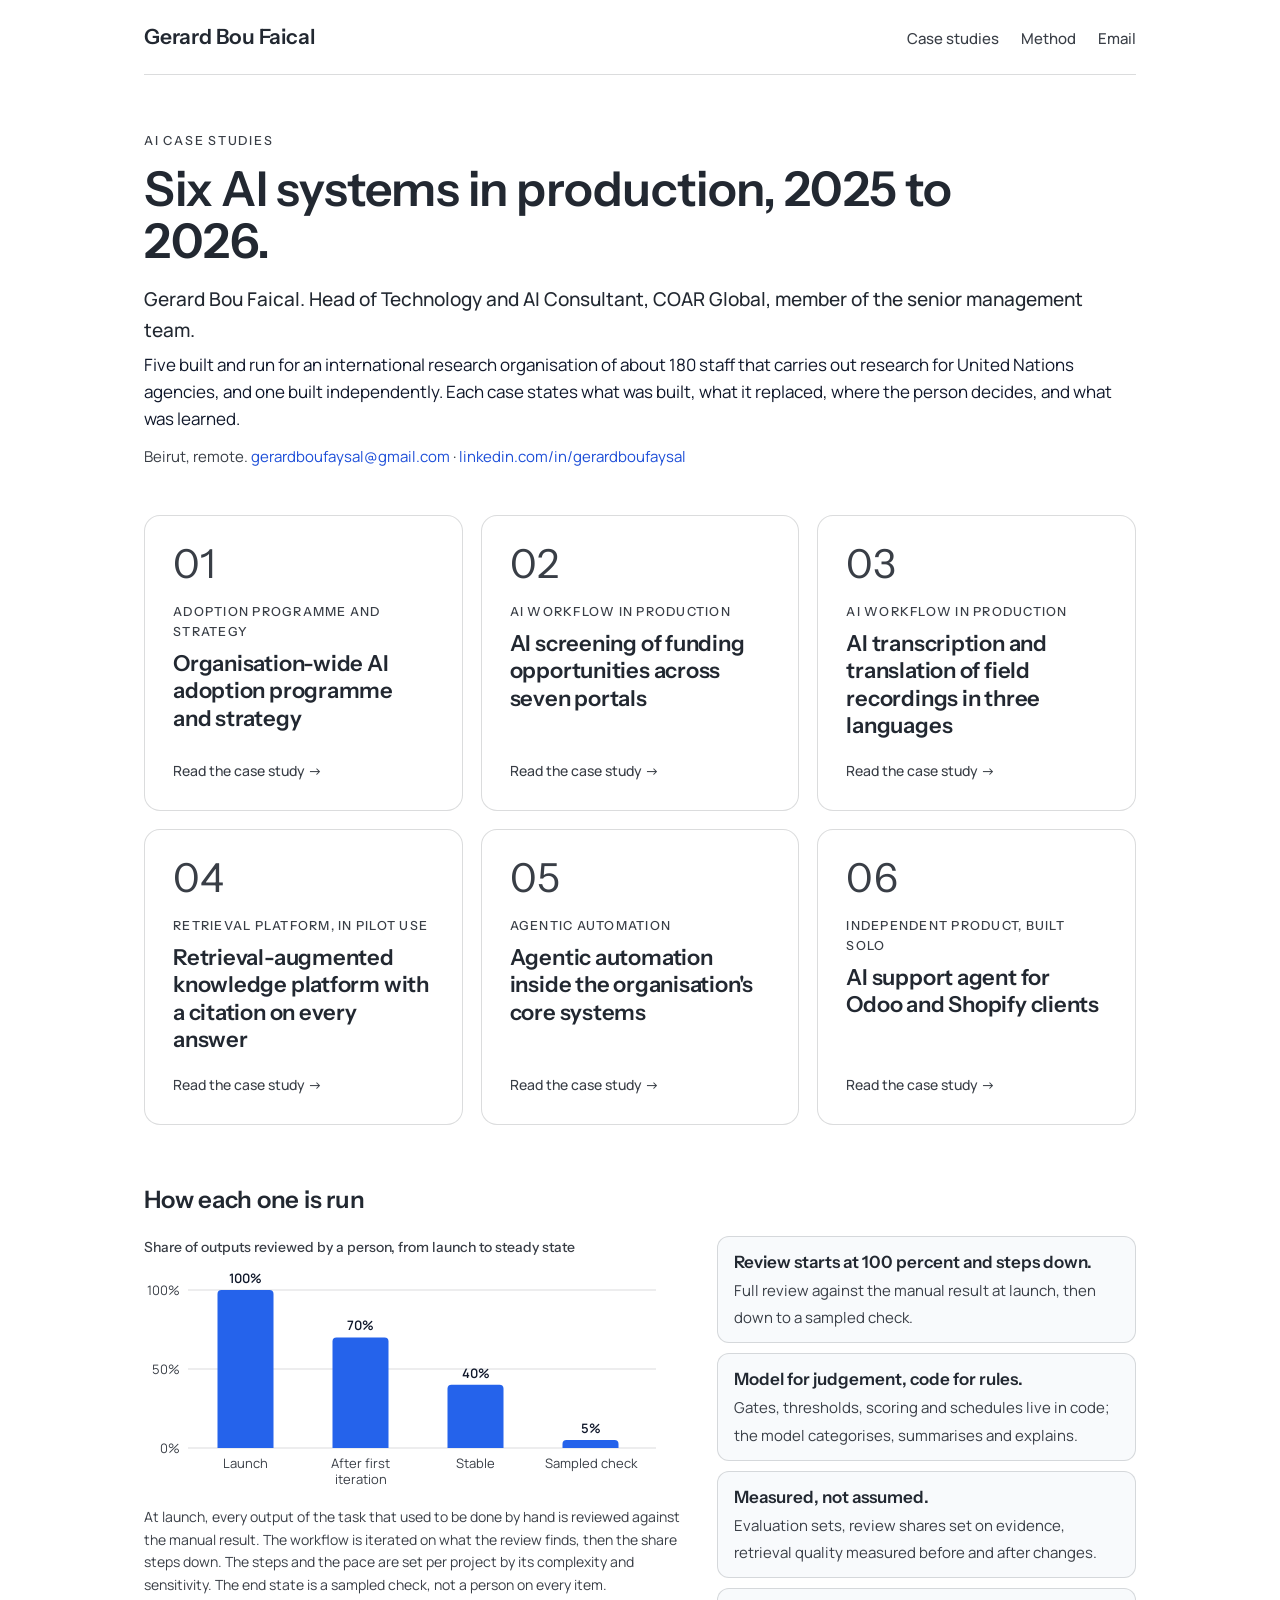
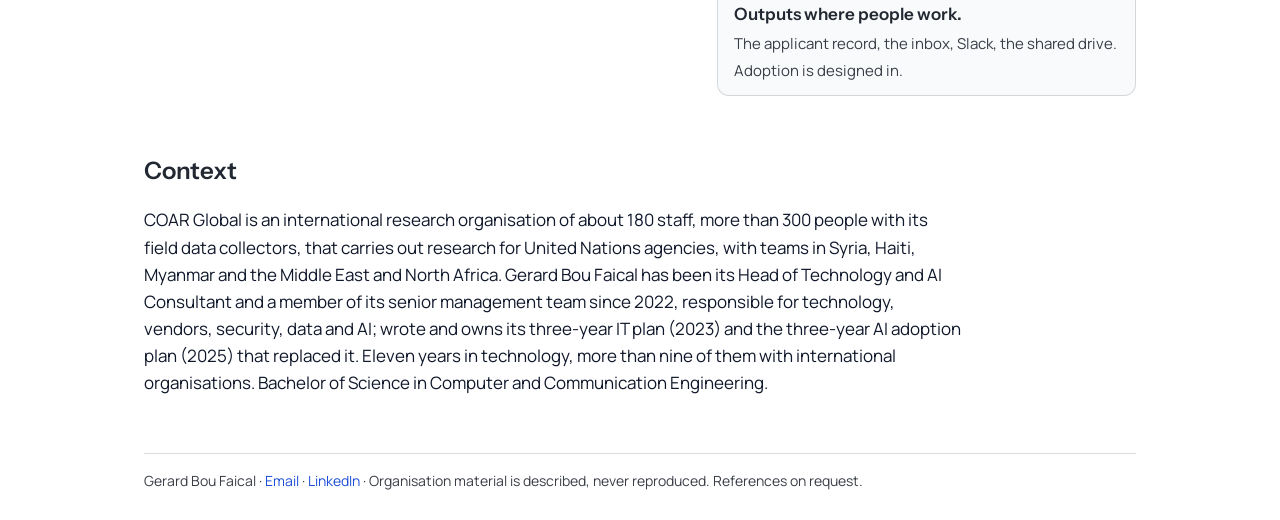
<file: index.html>
<!doctype html>
<html lang="en">
<head>
<meta charset="utf-8">
<meta name="viewport" content="width=device-width, initial-scale=1">
<title>Gerard Bou Faical, AI case studies</title>
<meta name="description" content="Six AI case studies: adoption programme, workflows in production, retrieval platform, agents, support agent.">
<meta name="robots" content="noindex">
<meta property="og:title" content="Gerard Bou Faical, AI case studies">
<meta property="og:description" content="Six AI case studies: adoption programme, workflows in production, retrieval platform, agents, support agent.">
<meta property="og:type" content="website">
<link rel="icon" href="data:image/svg+xml,%3Csvg xmlns='http://www.w3.org/2000/svg' width='32' height='32' viewBox='0 0 32 32'%3E%3Crect width='32' height='32' rx='7' fill='%231d4ed8'/%3E%3Ctext x='16' y='21.5' text-anchor='middle' font-family='Instrument Sans,system-ui,sans-serif' font-size='15' font-weight='600' fill='%23fff'%3EGB%3C/text%3E%3C/svg%3E">
<link rel="preconnect" href="https://fonts.googleapis.com">
<link rel="preconnect" href="https://fonts.gstatic.com" crossorigin>
<link href="https://fonts.googleapis.com/css2?family=Instrument+Sans:wght@400;500;600&family=Manrope:wght@400;500;600&display=swap" rel="stylesheet">
<link rel="stylesheet" href="style.css">
</head>
<body>
<a class="skip" href="#main">Skip to content</a>
<div class="wrap">
<header class="site"><a class="brand" href="index.html">Gerard Bou Faical</a>
<nav aria-label="Site"><a href="index.html#cases">Case studies</a><a href="index.html#method">Method</a><a href="mailto:gerardboufaysal@gmail.com">Email</a></nav></header>
<main id="main">
<section class="hero">
<div class="kicker">AI case studies</div>
<h1>Six AI systems in production, 2025 to 2026.</h1>
<p class="who">Gerard Bou Faical. Head of Technology and AI Consultant, COAR Global, member of the senior management team.</p>
<p class="lead">Five built and run for an international research organisation of about 180 staff that carries out research for United Nations agencies, and one built independently. Each case states what was built, what it replaced, where the person decides, and what was learned.</p>
<p class="contact">Beirut, remote. <a href="mailto:gerardboufaysal@gmail.com">gerardboufaysal@gmail.com</a> · <a href="https://linkedin.com/in/gerardboufaysal">linkedin.com/in/gerardboufaysal</a></p>
</section>
<div class="boxes" id="cases"><a class="box" href="ai-adoption-programme.html"><div class="num">01</div><div class="kicker">Adoption programme and strategy</div><h3>Organisation-wide AI adoption programme and strategy</h3><div class="go">Read the case study <span aria-hidden="true">&rarr;</span></div></a><a class="box" href="opportunity-screening.html"><div class="num">02</div><div class="kicker">AI workflow in production</div><h3>AI screening of funding opportunities across seven portals</h3><div class="go">Read the case study <span aria-hidden="true">&rarr;</span></div></a><a class="box" href="field-recordings.html"><div class="num">03</div><div class="kicker">AI workflow in production</div><h3>AI transcription and translation of field recordings in three languages</h3><div class="go">Read the case study <span aria-hidden="true">&rarr;</span></div></a><a class="box" href="knowledge-platform.html"><div class="num">04</div><div class="kicker">Retrieval platform, in pilot use</div><h3>Retrieval-augmented knowledge platform with a citation on every answer</h3><div class="go">Read the case study <span aria-hidden="true">&rarr;</span></div></a><a class="box" href="agents-inside-systems.html"><div class="num">05</div><div class="kicker">Agentic automation</div><h3>Agentic automation inside the organisation's core systems</h3><div class="go">Read the case study <span aria-hidden="true">&rarr;</span></div></a><a class="box" href="ai-support-agent.html"><div class="num">06</div><div class="kicker">Independent product, built solo</div><h3>AI support agent for Odoo and Shopify clients</h3><div class="go">Read the case study <span aria-hidden="true">&rarr;</span></div></a></div>
<h2 class="section" id="method">How each one is run</h2>
<div class="method">
<figure><figcaption>Share of outputs reviewed by a person, from launch to steady state</figcaption><svg class="chart wide w520" viewBox="0 0 520 230" role="img" aria-label="Share of outputs reviewed by a person, from launch to steady state"><line x1="44" x2="512" y1="180.0" y2="180.0" class="grid"/><text x="36" y="184.5" text-anchor="end" class="tick">0%</text><line x1="44" x2="512" y1="101.0" y2="101.0" class="grid"/><text x="36" y="105.5" text-anchor="end" class="tick">50%</text><line x1="44" x2="512" y1="22.0" y2="22.0" class="grid"/><text x="36" y="26.5" text-anchor="end" class="tick">100%</text><path d="M73.5,180.0v-154.0a4,4 0 0 1 4,-4h48.0a4,4 0 0 1 4,4v154.0z" class="bar blue"><title>Launch: 100% reviewed</title></path><text x="101.5" y="15.0" text-anchor="middle" class="val">100%</text><text x="101.5" y="200.0" text-anchor="middle" class="lab"><tspan x="101.5" dy="0">Launch</tspan></text><path d="M188.5,180.0v-106.6a4,4 0 0 1 4,-4h48.0a4,4 0 0 1 4,4v106.6z" class="bar blue"><title>After first iteration: 70% reviewed</title></path><text x="216.5" y="62.4" text-anchor="middle" class="val">70%</text><text x="216.5" y="200.0" text-anchor="middle" class="lab"><tspan x="216.5" dy="0">After first</tspan><tspan x="216.5" dy="16">iteration</tspan></text><path d="M303.5,180.0v-59.2a4,4 0 0 1 4,-4h48.0a4,4 0 0 1 4,4v59.2z" class="bar blue"><title>Stable: 40% reviewed</title></path><text x="331.5" y="109.8" text-anchor="middle" class="val">40%</text><text x="331.5" y="200.0" text-anchor="middle" class="lab"><tspan x="331.5" dy="0">Stable</tspan></text><path d="M418.5,180.0v-3.9a4,4 0 0 1 4,-4h48.0a4,4 0 0 1 4,4v3.9z" class="bar blue"><title>Sampled check: 5% reviewed</title></path><text x="446.5" y="165.1" text-anchor="middle" class="val">5%</text><text x="446.5" y="200.0" text-anchor="middle" class="lab"><tspan x="446.5" dy="0">Sampled check</tspan></text></svg><svg class="chart narrow" viewBox="0 0 320 230" role="img" aria-label="Share of outputs reviewed by a person, from launch to steady state"><line x1="0" x2="320" y1="164.0" y2="164.0" class="grid"/><path d="M20.0,164.0v-138.0a4,4 0 0 1 4,-4h32.0a4,4 0 0 1 4,4v138.0z" class="bar blue"><title>Launch: 100% reviewed</title></path><text x="40.0" y="15.0" text-anchor="middle" class="val">100%</text><text x="40.0" y="184.0" text-anchor="middle" class="lab"><tspan x="40.0" dy="0">Launch</tspan></text><path d="M100.0,164.0v-95.4a4,4 0 0 1 4,-4h32.0a4,4 0 0 1 4,4v95.4z" class="bar blue"><title>After first iteration: 70% reviewed</title></path><text x="120.0" y="57.6" text-anchor="middle" class="val">70%</text><text x="120.0" y="184.0" text-anchor="middle" class="lab"><tspan x="120.0" dy="0">After</tspan><tspan x="120.0" dy="16">first</tspan><tspan x="120.0" dy="16">iteration</tspan></text><path d="M180.0,164.0v-52.8a4,4 0 0 1 4,-4h32.0a4,4 0 0 1 4,4v52.8z" class="bar blue"><title>Stable: 40% reviewed</title></path><text x="200.0" y="100.2" text-anchor="middle" class="val">40%</text><text x="200.0" y="184.0" text-anchor="middle" class="lab"><tspan x="200.0" dy="0">Stable</tspan></text><path d="M260.0,164.0v-3.1a4,4 0 0 1 4,-4h32.0a4,4 0 0 1 4,4v3.1z" class="bar blue"><title>Sampled check: 5% reviewed</title></path><text x="280.0" y="149.9" text-anchor="middle" class="val">5%</text><text x="280.0" y="184.0" text-anchor="middle" class="lab"><tspan x="280.0" dy="0">Sampled</tspan><tspan x="280.0" dy="16">check</tspan></text></svg><p class="fig-note">At launch, every output of the task that used to be done by hand is reviewed against the manual result. The workflow is iterated on what the review finds, then the share steps down. The steps and the pace are set per project by its complexity and sensitivity. The end state is a sampled check, not a person on every item.</p></figure>
<div class="principles"><div><b>Review starts at 100 percent and steps down.</b><span>Full review against the manual result at launch, then down to a sampled check.</span></div><div><b>Model for judgement, code for rules.</b><span>Gates, thresholds, scoring and schedules live in code; the model categorises, summarises and explains.</span></div><div><b>Measured, not assumed.</b><span>Evaluation sets, review shares set on evidence, retrieval quality measured before and after changes.</span></div><div><b>Outputs where people work.</b><span>The applicant record, the inbox, Slack, the shared drive. Adoption is designed in.</span></div></div>
</div>
<h2 class="section">Context</h2>
<p class="about">COAR Global is an international research organisation of about 180 staff, more than 300 people with its field data collectors, that carries out research for United Nations agencies, with teams in Syria, Haiti, Myanmar and the Middle East and North Africa. Gerard Bou Faical has been its Head of Technology and AI Consultant and a member of its senior
management team since 2022, responsible for technology, vendors, security, data and AI; wrote and owns its three-year IT plan
(2023) and the three-year AI adoption plan (2025) that replaced it. Eleven years in technology, more than nine of them with
international organisations. Bachelor of Science in Computer and Communication Engineering.</p>
</main>
<footer>Gerard Bou Faical · <a href="mailto:gerardboufaysal@gmail.com">Email</a> · <a href="https://linkedin.com/in/gerardboufaysal">LinkedIn</a> · Organisation material is described, never reproduced. References on request.</footer>
</div>
</body>
</html>
</file>
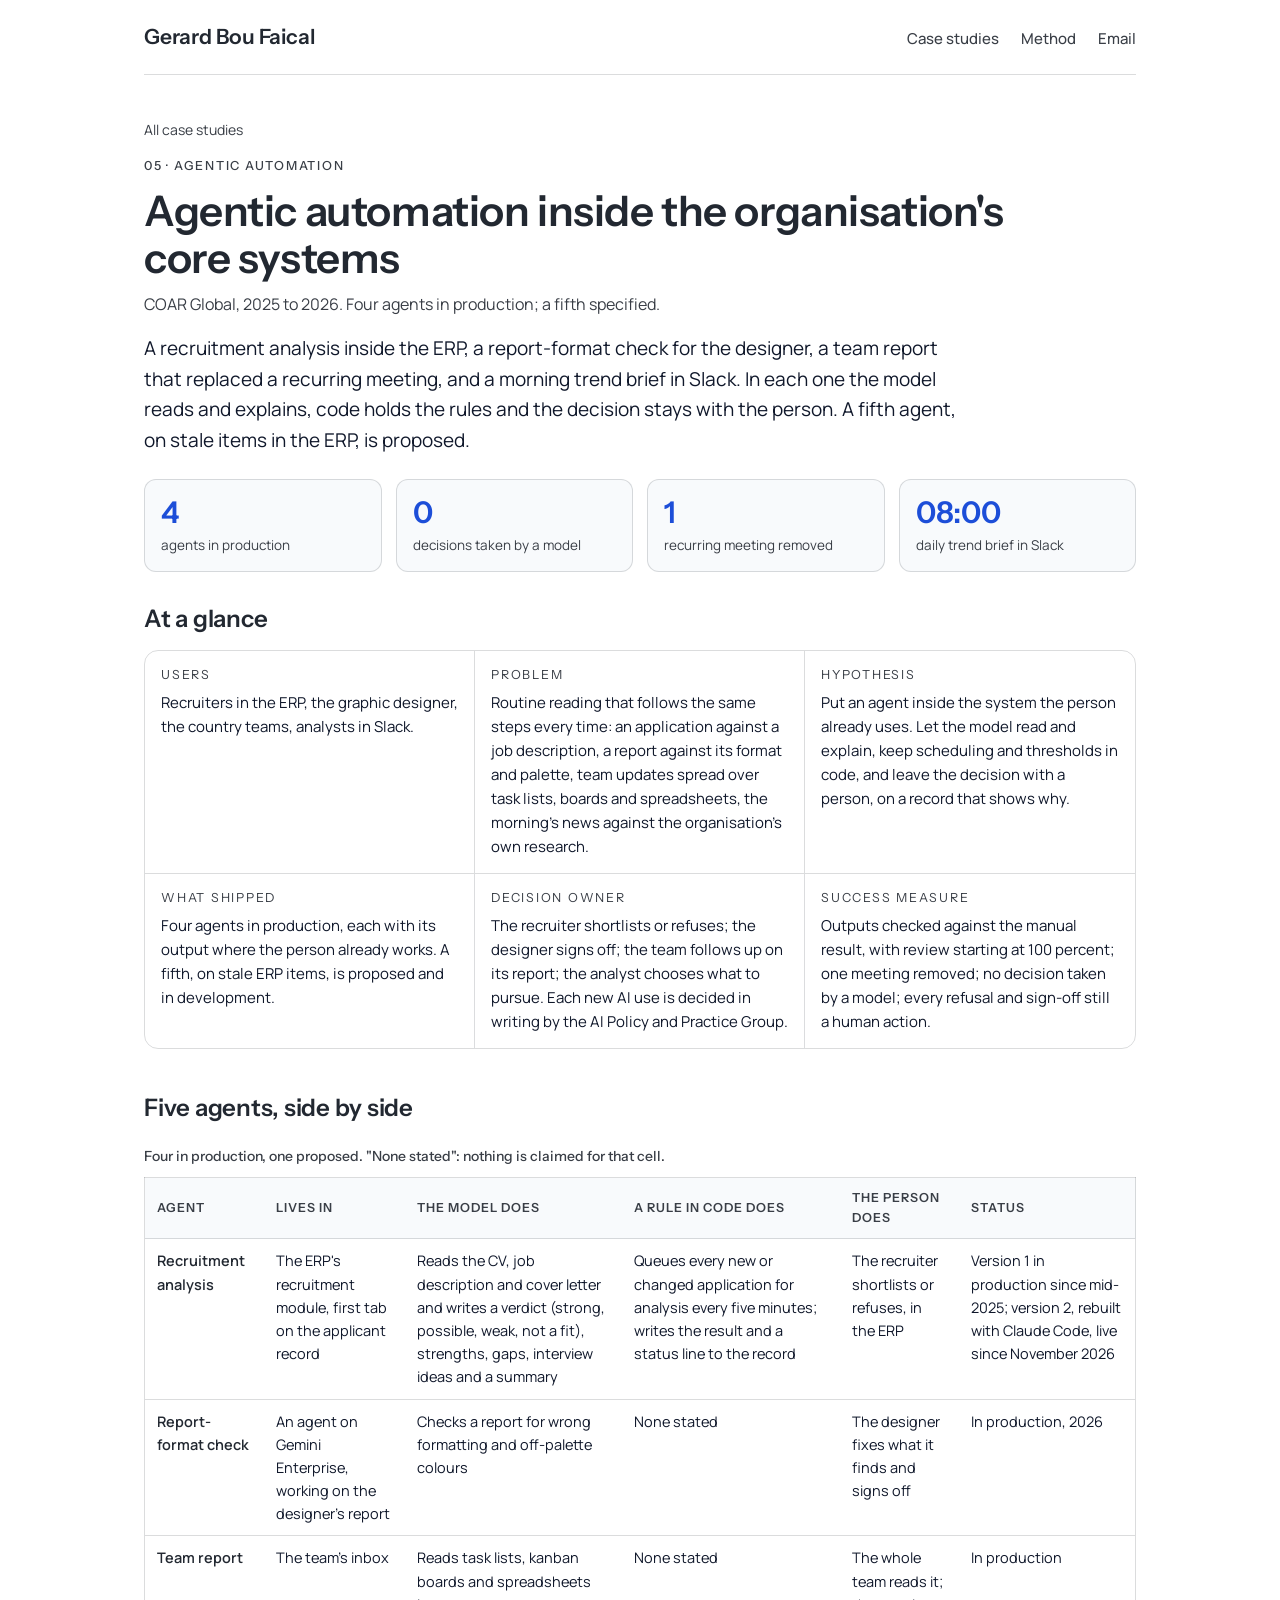
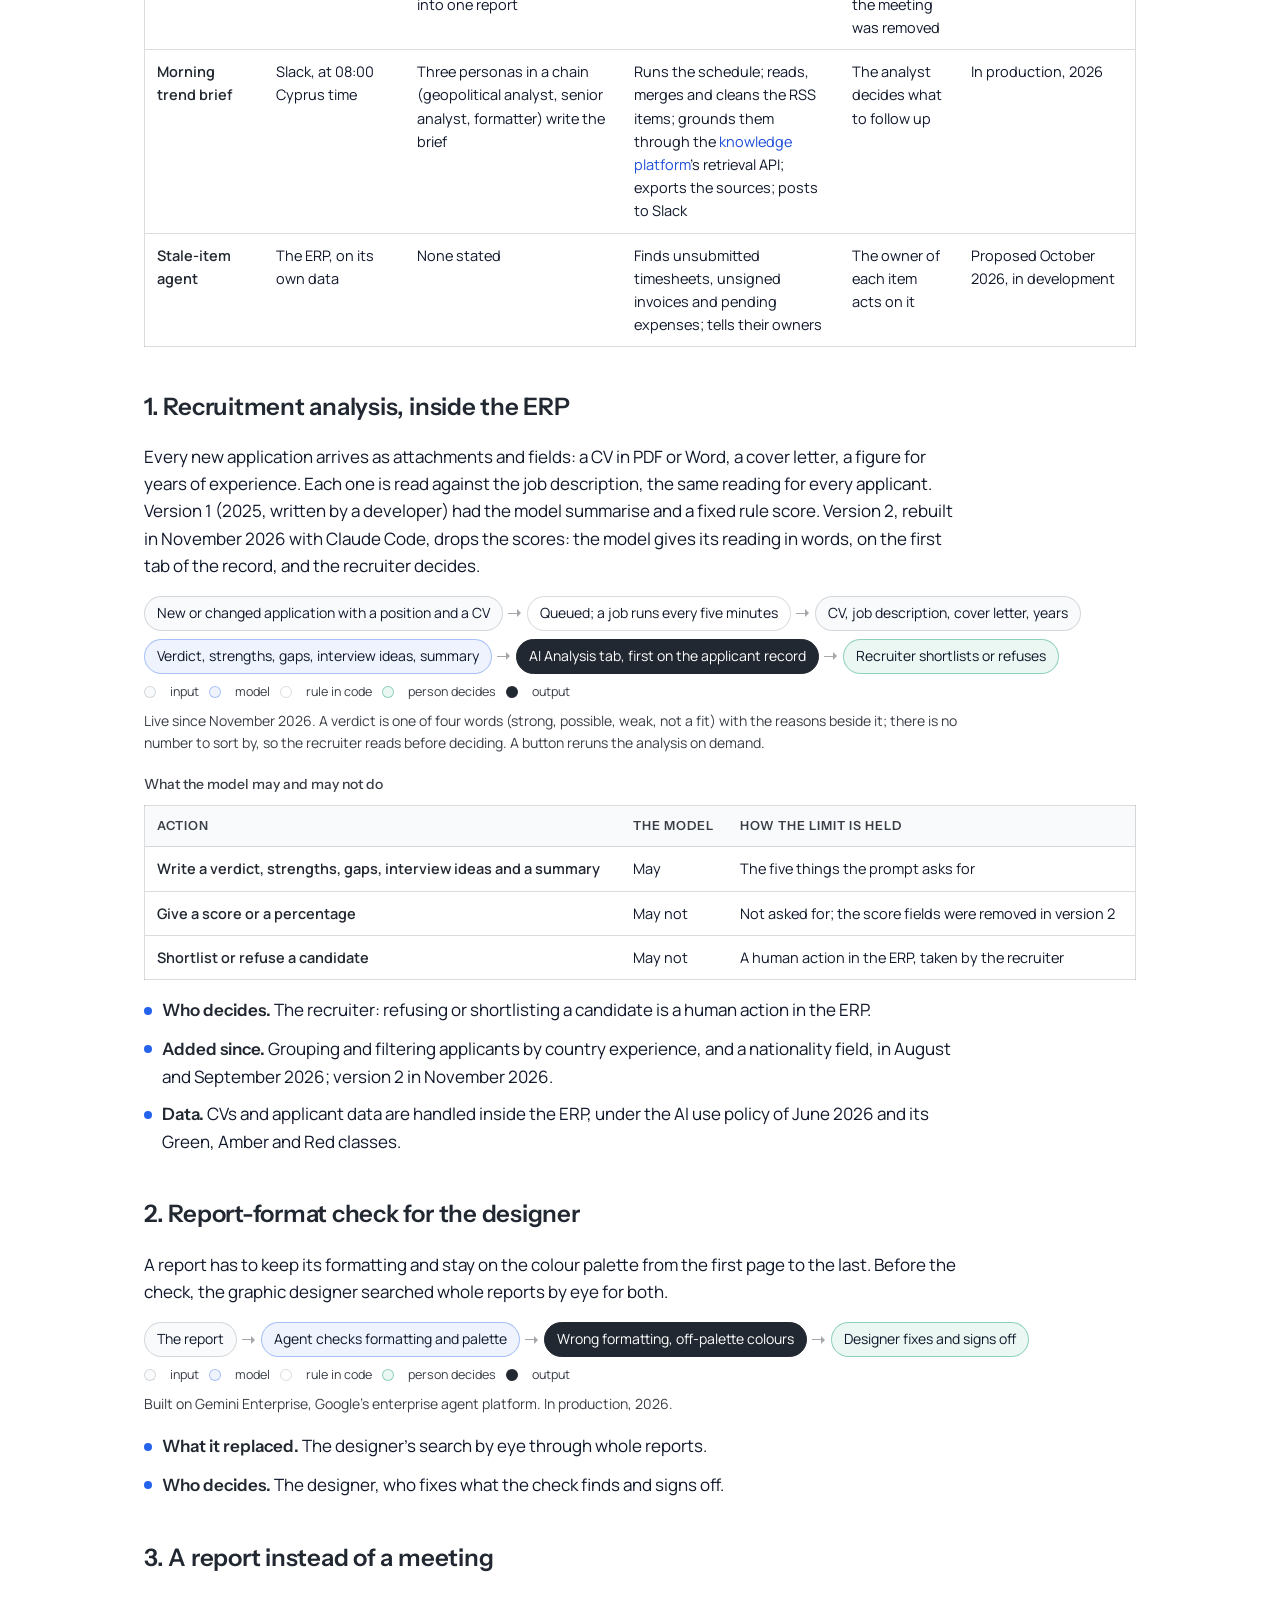
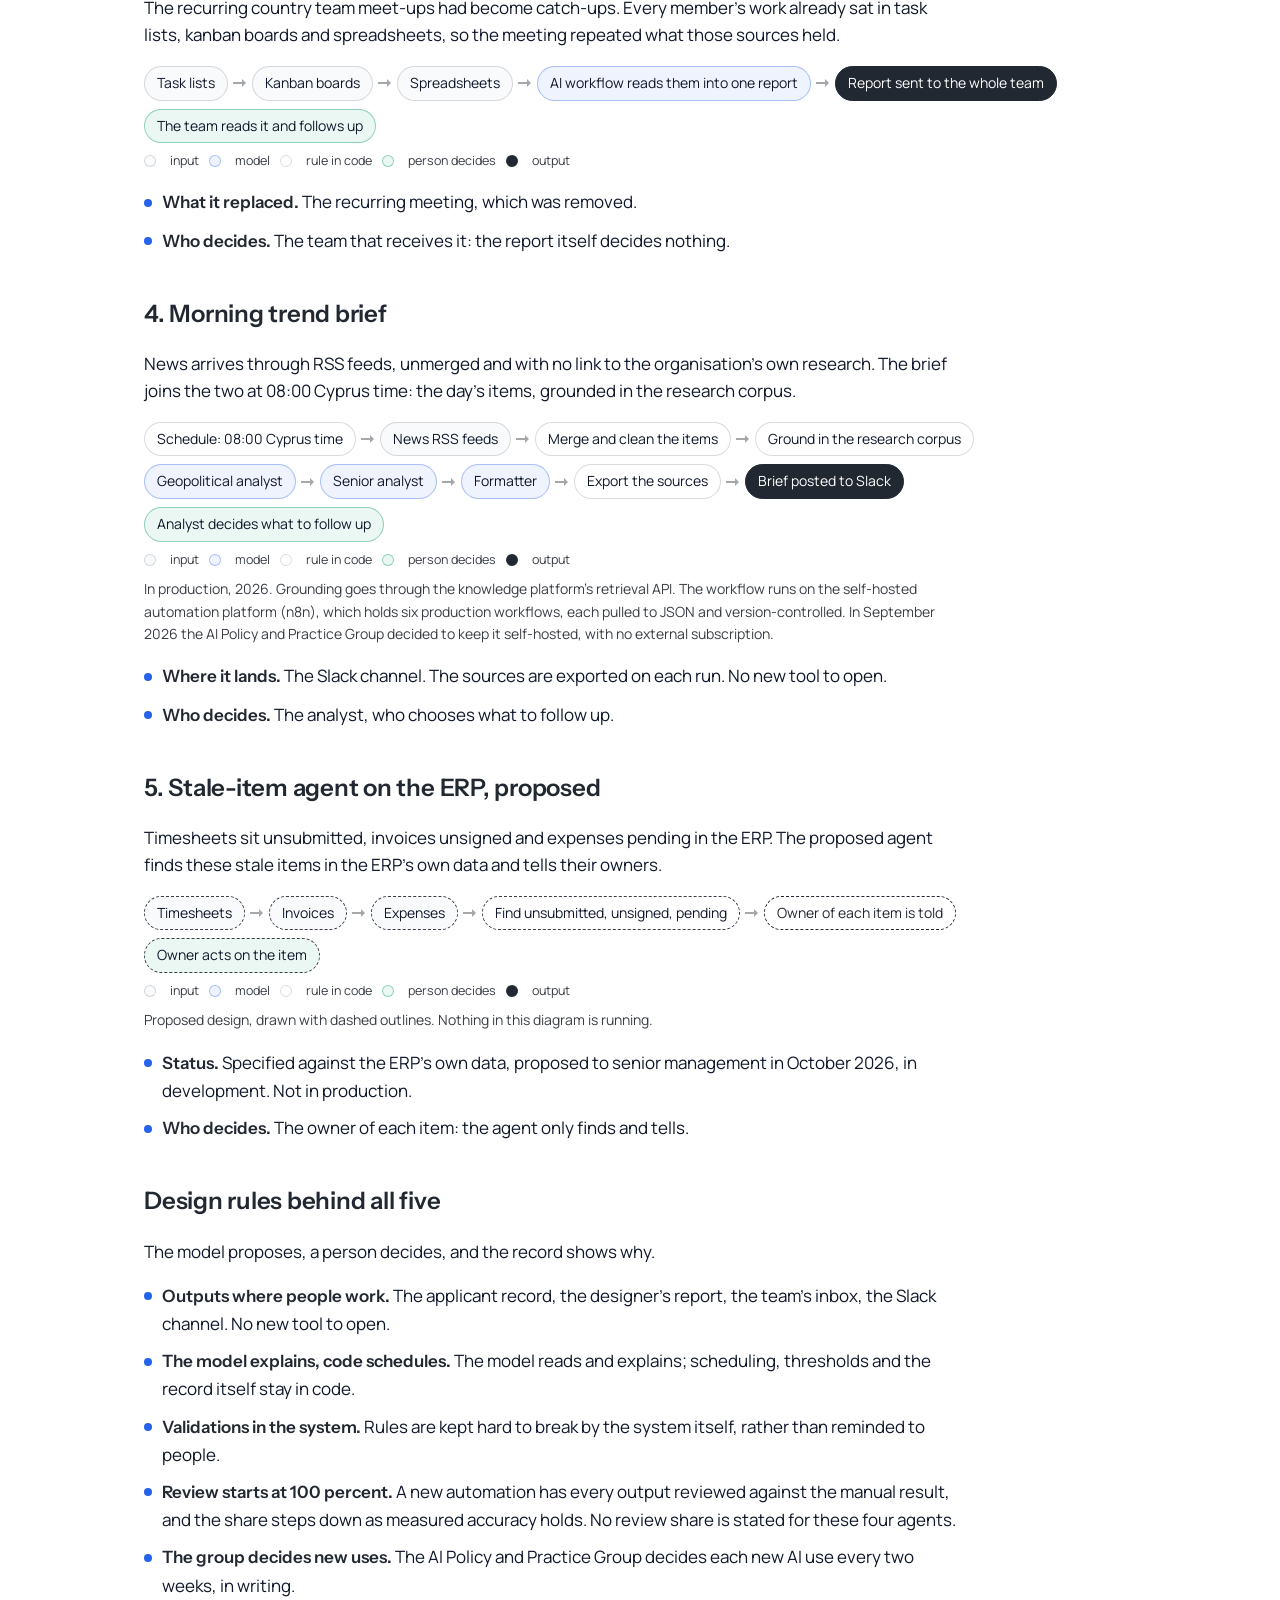
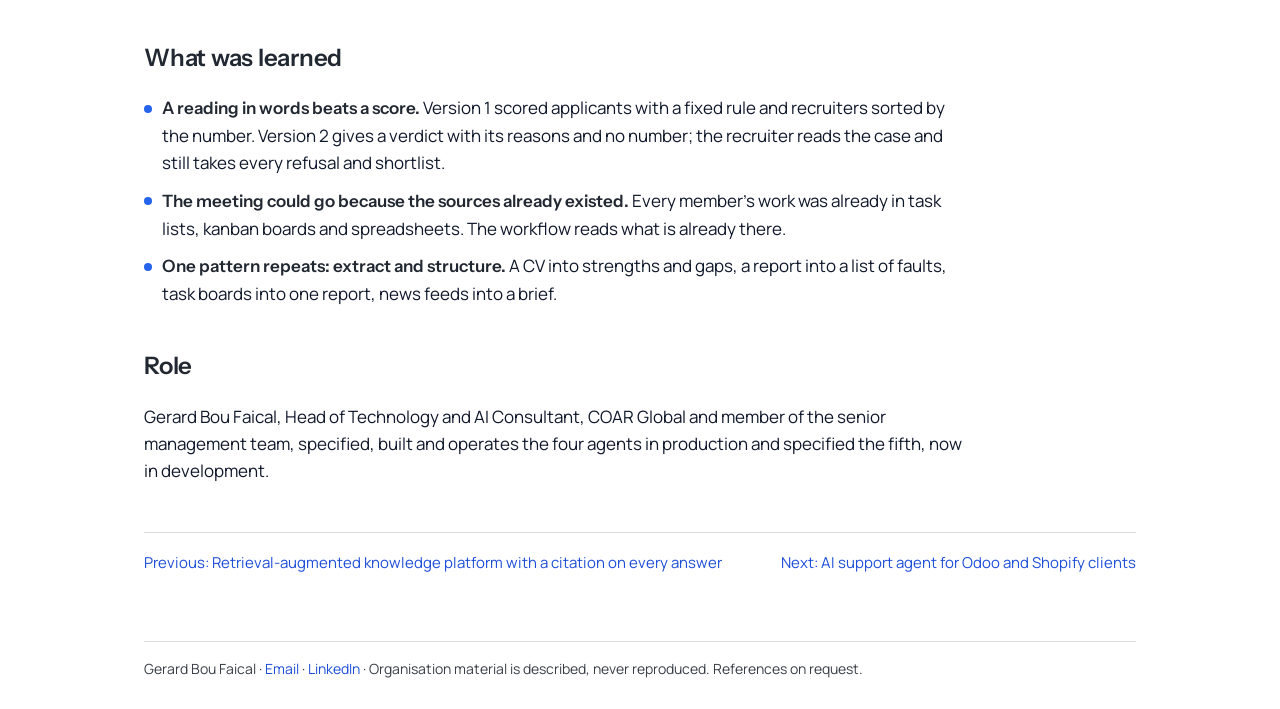
<file: agents-inside-systems.html>
<!doctype html>
<html lang="en">
<head>
<meta charset="utf-8">
<meta name="viewport" content="width=device-width, initial-scale=1">
<title>Agentic automation inside the organisation's core systems, a case study by Gerard Bou Faical</title>
<meta name="description" content="A recruitment analysis inside the ERP, a report-format check for the designer, a team report that replaced a recurring meeting, and a morning trend brief in Slack. In each one the model reads and explains, code holds the rules and the decision stays with the person. A fifth agent, on stale items in the ERP, is proposed.">
<meta name="robots" content="noindex">
<meta property="og:title" content="Agentic automation inside the organisation&#x27;s core systems, a case study by Gerard Bou Faical">
<meta property="og:description" content="A recruitment analysis inside the ERP, a report-format check for the designer, a team report that replaced a recurring meeting, and a morning trend brief in Slack. In each one the model reads and explains, code holds the rules and the decision stays with the person. A fifth agent, on stale items in the ERP, is proposed.">
<meta property="og:type" content="article">
<link rel="icon" href="data:image/svg+xml,%3Csvg xmlns='http://www.w3.org/2000/svg' width='32' height='32' viewBox='0 0 32 32'%3E%3Crect width='32' height='32' rx='7' fill='%231d4ed8'/%3E%3Ctext x='16' y='21.5' text-anchor='middle' font-family='Instrument Sans,system-ui,sans-serif' font-size='15' font-weight='600' fill='%23fff'%3EGB%3C/text%3E%3C/svg%3E">
<link rel="preconnect" href="https://fonts.googleapis.com">
<link rel="preconnect" href="https://fonts.gstatic.com" crossorigin>
<link href="https://fonts.googleapis.com/css2?family=Instrument+Sans:wght@400;500;600&family=Manrope:wght@400;500;600&display=swap" rel="stylesheet">
<link rel="stylesheet" href="style.css">
</head>
<body>
<a class="skip" href="#main">Skip to content</a>
<div class="wrap">
<header class="site"><a class="brand" href="index.html">Gerard Bou Faical</a>
<nav aria-label="Site"><a href="index.html#cases">Case studies</a><a href="index.html#method">Method</a><a href="mailto:gerardboufaysal@gmail.com">Email</a></nav></header>
<main id="main">
<article class="case">
<a class="back" href="index.html">All case studies</a>
<div class="kicker">05 · Agentic automation</div>
<h1>Agentic automation inside the organisation's core systems</h1>
<p class="ctx">COAR Global, 2025 to 2026. Four agents in production; a fifth specified.</p>
<p class="summary">A recruitment analysis inside the ERP, a report-format check for the designer, a team report that replaced a recurring meeting, and a morning trend brief in Slack. In each one the model reads and explains, code holds the rules and the decision stays with the person. A fifth agent, on stale items in the ERP, is proposed.</p>
<div class="tiles"><div class="tile"><div class="v">4</div><div class="l">agents in production</div></div><div class="tile"><div class="v">0</div><div class="l">decisions taken by a model</div></div><div class="tile"><div class="v">1</div><div class="l">recurring meeting removed</div></div><div class="tile"><div class="v">08:00</div><div class="l">daily trend brief in Slack</div></div></div>
<h2>At a glance</h2>
<dl class="glance"><div><dt>Users</dt><dd>Recruiters in the ERP, the graphic designer, the country teams, analysts in Slack.</dd></div><div><dt>Problem</dt><dd>Routine reading that follows the same steps every time: an application against a job description, a report against its format and palette, team updates spread over task lists, boards and spreadsheets, the morning's news against the organisation's own research.</dd></div><div><dt>Hypothesis</dt><dd>Put an agent inside the system the person already uses. Let the model read and explain, keep scheduling and thresholds in code, and leave the decision with a person, on a record that shows why.</dd></div><div><dt>What shipped</dt><dd>Four agents in production, each with its output where the person already works. A fifth, on stale ERP items, is proposed and in development.</dd></div><div><dt>Decision owner</dt><dd>The recruiter shortlists or refuses; the designer signs off; the team follows up on its report; the analyst chooses what to pursue. Each new AI use is decided in writing by the AI Policy and Practice Group.</dd></div><div><dt>Success measure</dt><dd>Outputs checked against the manual result, with review starting at 100 percent; one meeting removed; no decision taken by a model; every refusal and sign-off still a human action.</dd></div></dl>
<h2>Five agents, side by side</h2><figure class="mx"><figcaption>Four in production, one proposed. "None stated": nothing is claimed for that cell.</figcaption><table class="matrix"><thead><tr><th>Agent</th><th>Lives in</th><th>The model does</th><th>A rule in code does</th><th>The person does</th><th>Status</th></tr></thead><tbody><tr><td>Recruitment analysis</td><td>The ERP's recruitment module, first tab on the applicant record</td><td>Reads the CV, job description and cover letter and writes a verdict (strong, possible, weak, not a fit), strengths, gaps, interview ideas and a summary</td><td>Queues every new or changed application for analysis every five minutes; writes the result and a status line to the record</td><td>The recruiter shortlists or refuses, in the ERP</td><td>Version 1 in production since mid-2025; version 2, rebuilt with Claude Code, live since November 2026</td></tr><tr><td>Report-format check</td><td>An agent on Gemini Enterprise, working on the designer's report</td><td>Checks a report for wrong formatting and off-palette colours</td><td>None stated</td><td>The designer fixes what it finds and signs off</td><td>In production, 2026</td></tr><tr><td>Team report</td><td>The team's inbox</td><td>Reads task lists, kanban boards and spreadsheets into one report</td><td>None stated</td><td>The whole team reads it; the meeting was removed</td><td>In production</td></tr><tr><td>Morning trend brief</td><td>Slack, at 08:00 Cyprus time</td><td>Three personas in a chain (geopolitical analyst, senior analyst, formatter) write the brief</td><td>Runs the schedule; reads, merges and cleans the RSS items; grounds them through the <a href="knowledge-platform.html">knowledge platform</a>'s retrieval API; exports the sources; posts to Slack</td><td>The analyst decides what to follow up</td><td>In production, 2026</td></tr><tr><td>Stale-item agent</td><td>The ERP, on its own data</td><td>None stated</td><td>Finds unsubmitted timesheets, unsigned invoices and pending expenses; tells their owners</td><td>The owner of each item acts on it</td><td>Proposed October 2026, in development</td></tr></tbody></table></figure><h2>1. Recruitment analysis, inside the ERP</h2><p>Every new application arrives as attachments and fields: a CV in PDF or Word, a cover letter, a figure for years of experience. Each one is read against the job description, the same reading for every applicant. Version 1 (2025, written by a developer) had the model summarise and a fixed rule score. Version 2, rebuilt in November 2026 with Claude Code, drops the scores: the model gives its reading in words, on the first tab of the record, and the recruiter decides.</p><div class="flow"><span class="step"><span class="arrow"></span><span class="chip in">New or changed application with a position and a CV</span></span><span class="step"><span class="arrow"></span><span class="chip rule">Queued; a job runs every five minutes</span></span><span class="step"><span class="arrow"></span><span class="chip in">CV, job description, cover letter, years</span></span><span class="step"><span class="arrow"></span><span class="chip model">Verdict, strengths, gaps, interview ideas, summary</span></span><span class="step"><span class="arrow"></span><span class="chip out">AI Analysis tab, first on the applicant record</span></span><span class="step"><span class="arrow"></span><span class="chip human">Recruiter shortlists or refuses</span></span></div><div class="flow-key"><span class="k in"></span>input <span class="k model"></span>model <span class="k rule"></span>rule in code <span class="k human"></span>person decides <span class="k out"></span>output</div><p class="fig-note">Live since November 2026. A verdict is one of four words (strong, possible, weak, not a fit) with the reasons beside it; there is no number to sort by, so the recruiter reads before deciding. A button reruns the analysis on demand.</p><figure class="mx"><figcaption>What the model may and may not do</figcaption><table class="matrix"><thead><tr><th>Action</th><th>The model</th><th>How the limit is held</th></tr></thead><tbody><tr><td>Write a verdict, strengths, gaps, interview ideas and a summary</td><td>May</td><td>The five things the prompt asks for</td></tr><tr><td>Give a score or a percentage</td><td>May not</td><td>Not asked for; the score fields were removed in version 2</td></tr><tr><td>Shortlist or refuse a candidate</td><td>May not</td><td>A human action in the ERP, taken by the recruiter</td></tr></tbody></table></figure><ul class="pts"><li><b>Who decides.</b> The recruiter: refusing or shortlisting a candidate is a human action in the ERP.</li><li><b>Added since.</b> Grouping and filtering applicants by country experience, and a nationality field, in August and September 2026; version 2 in November 2026.</li><li><b>Data.</b> CVs and applicant data are handled inside the ERP, under the AI use policy of June 2026 and its Green, Amber and Red classes.</li></ul><h2>2. Report-format check for the designer</h2><p>A report has to keep its formatting and stay on the colour palette from the first page to the last. Before the check, the graphic designer searched whole reports by eye for both.</p><div class="flow"><span class="step"><span class="arrow"></span><span class="chip in">The report</span></span><span class="step"><span class="arrow"></span><span class="chip model">Agent checks formatting and palette</span></span><span class="step"><span class="arrow"></span><span class="chip out">Wrong formatting, off-palette colours</span></span><span class="step"><span class="arrow"></span><span class="chip human">Designer fixes and signs off</span></span></div><div class="flow-key"><span class="k in"></span>input <span class="k model"></span>model <span class="k rule"></span>rule in code <span class="k human"></span>person decides <span class="k out"></span>output</div><p class="fig-note">Built on Gemini Enterprise, Google's enterprise agent platform. In production, 2026.</p><ul class="pts"><li><b>What it replaced.</b> The designer's search by eye through whole reports.</li><li><b>Who decides.</b> The designer, who fixes what the check finds and signs off.</li></ul><h2>3. A report instead of a meeting</h2><p>The recurring country team meet-ups had become catch-ups. Every member's work already sat in task lists, kanban boards and spreadsheets, so the meeting repeated what those sources held.</p><div class="flow"><span class="step"><span class="arrow"></span><span class="chip in">Task lists</span></span><span class="step"><span class="arrow"></span><span class="chip in">Kanban boards</span></span><span class="step"><span class="arrow"></span><span class="chip in">Spreadsheets</span></span><span class="step"><span class="arrow"></span><span class="chip model">AI workflow reads them into one report</span></span><span class="step"><span class="arrow"></span><span class="chip out">Report sent to the whole team</span></span><span class="step"><span class="arrow"></span><span class="chip human">The team reads it and follows up</span></span></div><div class="flow-key"><span class="k in"></span>input <span class="k model"></span>model <span class="k rule"></span>rule in code <span class="k human"></span>person decides <span class="k out"></span>output</div><ul class="pts"><li><b>What it replaced.</b> The recurring meeting, which was removed.</li><li><b>Who decides.</b> The team that receives it: the report itself decides nothing.</li></ul><h2>4. Morning trend brief</h2><p>News arrives through RSS feeds, unmerged and with no link to the organisation's own research. The brief joins the two at 08:00 Cyprus time: the day's items, grounded in the research corpus.</p><div class="flow"><span class="step"><span class="arrow"></span><span class="chip rule">Schedule: 08:00 Cyprus time</span></span><span class="step"><span class="arrow"></span><span class="chip in">News RSS feeds</span></span><span class="step"><span class="arrow"></span><span class="chip rule">Merge and clean the items</span></span><span class="step"><span class="arrow"></span><span class="chip rule">Ground in the research corpus</span></span><span class="step"><span class="arrow"></span><span class="chip model">Geopolitical analyst</span></span><span class="step"><span class="arrow"></span><span class="chip model">Senior analyst</span></span><span class="step"><span class="arrow"></span><span class="chip model">Formatter</span></span><span class="step"><span class="arrow"></span><span class="chip rule">Export the sources</span></span><span class="step"><span class="arrow"></span><span class="chip out">Brief posted to Slack</span></span><span class="step"><span class="arrow"></span><span class="chip human">Analyst decides what to follow up</span></span></div><div class="flow-key"><span class="k in"></span>input <span class="k model"></span>model <span class="k rule"></span>rule in code <span class="k human"></span>person decides <span class="k out"></span>output</div><p class="fig-note">In production, 2026. Grounding goes through the knowledge platform's retrieval API. The workflow runs on the self-hosted automation platform (n8n), which holds six production workflows, each pulled to JSON and version-controlled. In September 2026 the AI Policy and Practice Group decided to keep it self-hosted, with no external subscription.</p><ul class="pts"><li><b>Where it lands.</b> The Slack channel. The sources are exported on each run. No new tool to open.</li><li><b>Who decides.</b> The analyst, who chooses what to follow up.</li></ul><h2>5. Stale-item agent on the ERP, proposed</h2><p>Timesheets sit unsubmitted, invoices unsigned and expenses pending in the ERP. The proposed agent finds these stale items in the ERP's own data and tells their owners.</p><div class="flow proposed"><span class="step"><span class="arrow"></span><span class="chip in">Timesheets</span></span><span class="step"><span class="arrow"></span><span class="chip in">Invoices</span></span><span class="step"><span class="arrow"></span><span class="chip in">Expenses</span></span><span class="step"><span class="arrow"></span><span class="chip rule">Find unsubmitted, unsigned, pending</span></span><span class="step"><span class="arrow"></span><span class="chip out">Owner of each item is told</span></span><span class="step"><span class="arrow"></span><span class="chip human">Owner acts on the item</span></span></div><div class="flow-key"><span class="k in"></span>input <span class="k model"></span>model <span class="k rule"></span>rule in code <span class="k human"></span>person decides <span class="k out"></span>output</div><p class="fig-note">Proposed design, drawn with dashed outlines. Nothing in this diagram is running.</p><ul class="pts"><li><b>Status.</b> Specified against the ERP's own data, proposed to senior management in October 2026, in development. Not in production.</li><li><b>Who decides.</b> The owner of each item: the agent only finds and tells.</li></ul><h2>Design rules behind all five</h2><p>The model proposes, a person decides, and the record shows why.</p><ul class="pts"><li><b>Outputs where people work.</b> The applicant record, the designer's report, the team's inbox, the Slack channel. No new tool to open.</li><li><b>The model explains, code schedules.</b> The model reads and explains; scheduling, thresholds and the record itself stay in code.</li><li><b>Validations in the system.</b> Rules are kept hard to break by the system itself, rather than reminded to people.</li><li><b>Review starts at 100 percent.</b> A new automation has every output reviewed against the manual result, and the share steps down as measured accuracy holds. No review share is stated for these four agents.</li><li><b>The group decides new uses.</b> The AI Policy and Practice Group decides each new AI use every two weeks, in writing.</li></ul><h2>What was learned</h2><ul class="pts"><li><b>A reading in words beats a score.</b> Version 1 scored applicants with a fixed rule and recruiters sorted by the number. Version 2 gives a verdict with its reasons and no number; the recruiter reads the case and still takes every refusal and shortlist.</li><li><b>The meeting could go because the sources already existed.</b> Every member's work was already in task lists, kanban boards and spreadsheets. The workflow reads what is already there.</li><li><b>One pattern repeats: extract and structure.</b> A CV into strengths and gaps, a report into a list of faults, task boards into one report, news feeds into a brief.</li></ul><h2>Role</h2><p>Gerard Bou Faical, Head of Technology and AI Consultant, COAR Global and member of the senior management team, specified, built and operates the four agents in production and specified the fifth, now in development.</p>
<div class="pager"><a href="knowledge-platform.html">Previous: Retrieval-augmented knowledge platform with a citation on every answer</a><a href="ai-support-agent.html">Next: AI support agent for Odoo and Shopify clients</a></div>
</article>
</main>
<footer>Gerard Bou Faical · <a href="mailto:gerardboufaysal@gmail.com">Email</a> · <a href="https://linkedin.com/in/gerardboufaysal">LinkedIn</a> · Organisation material is described, never reproduced. References on request.</footer>
</div>
</body>
</html>
</file>
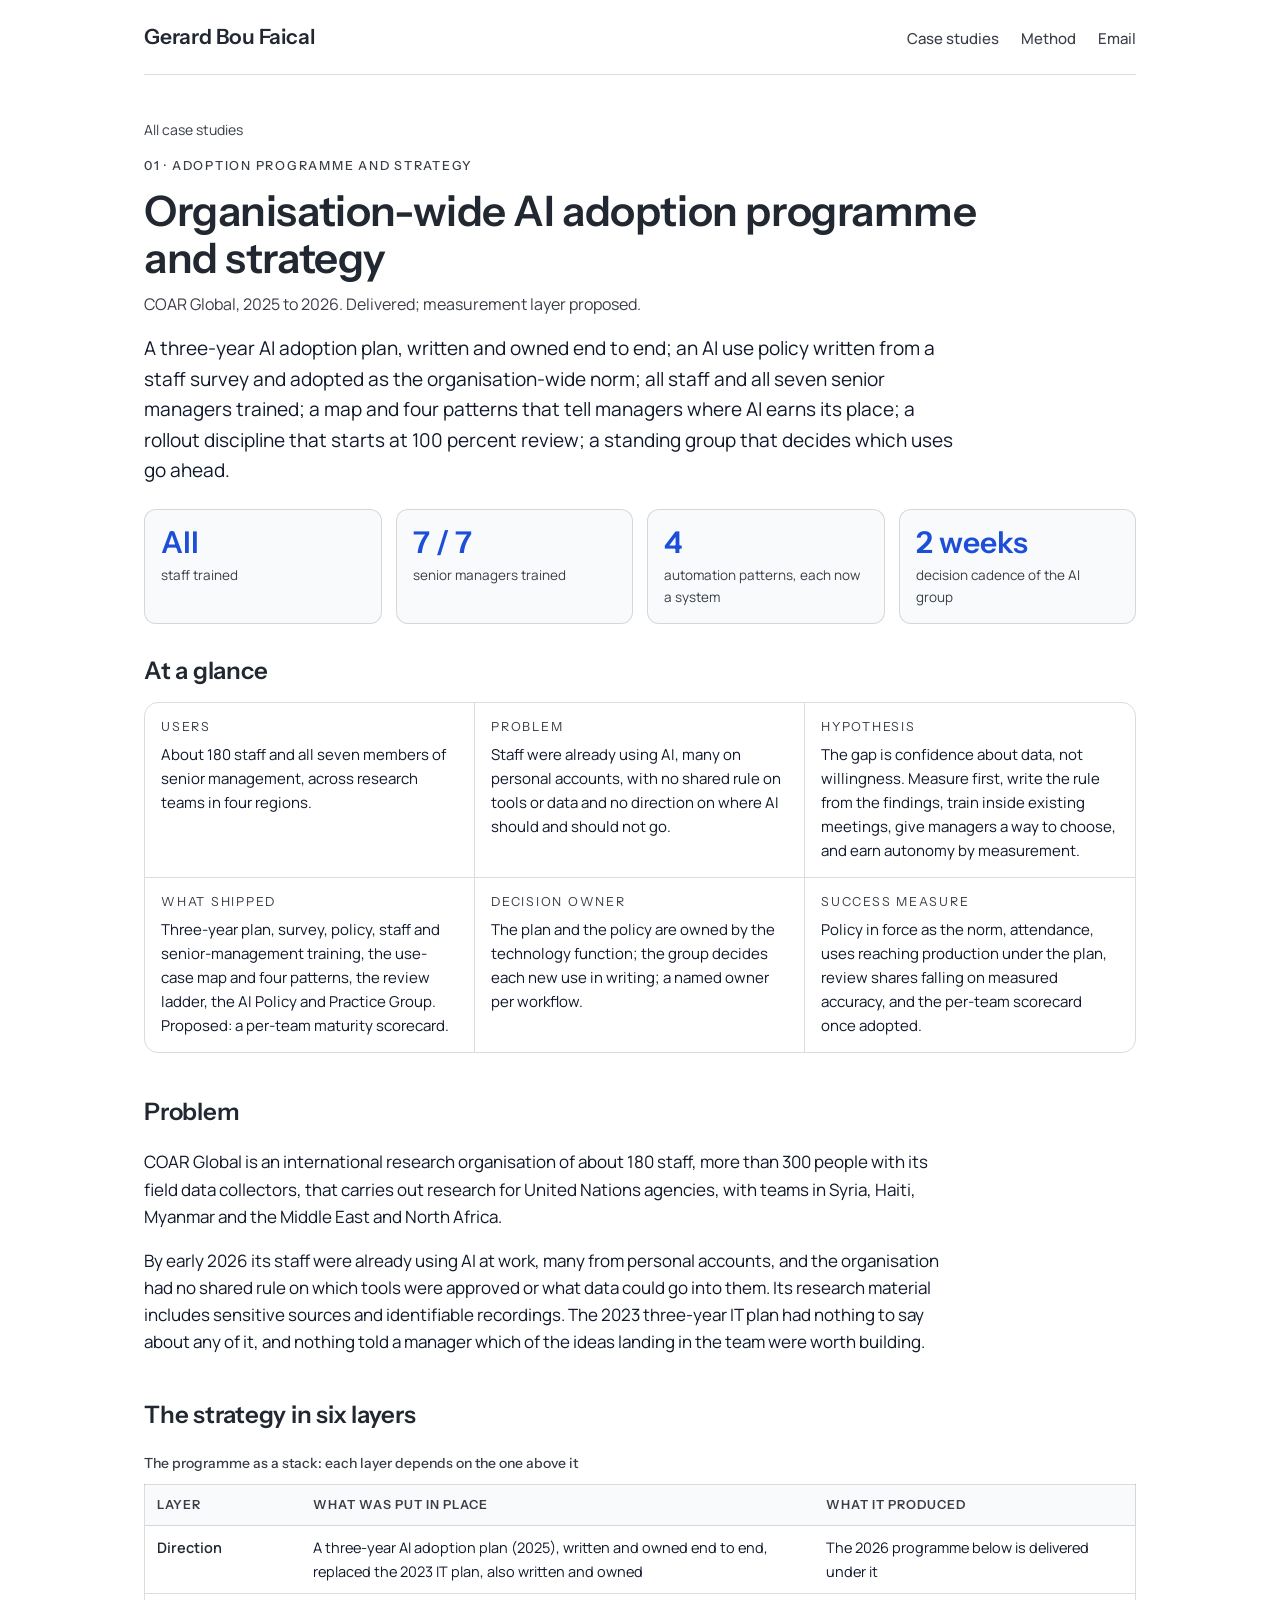
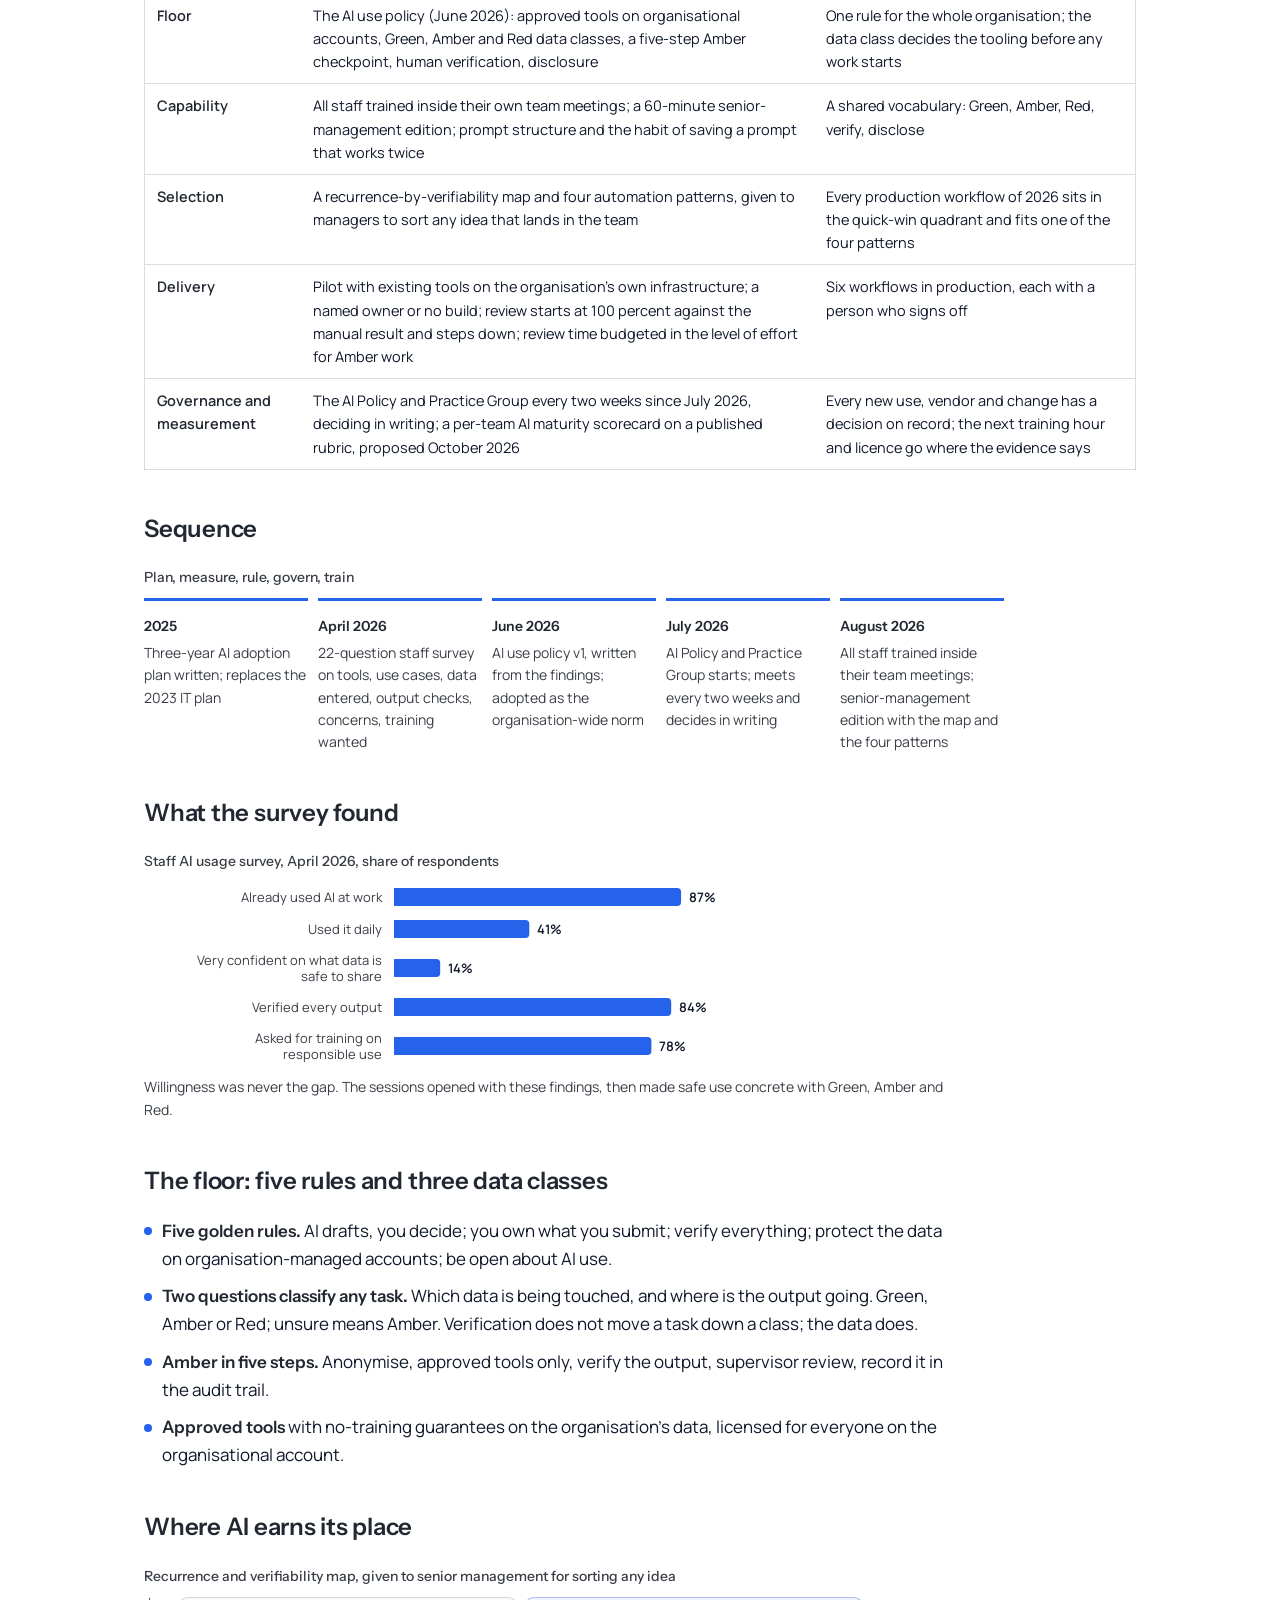
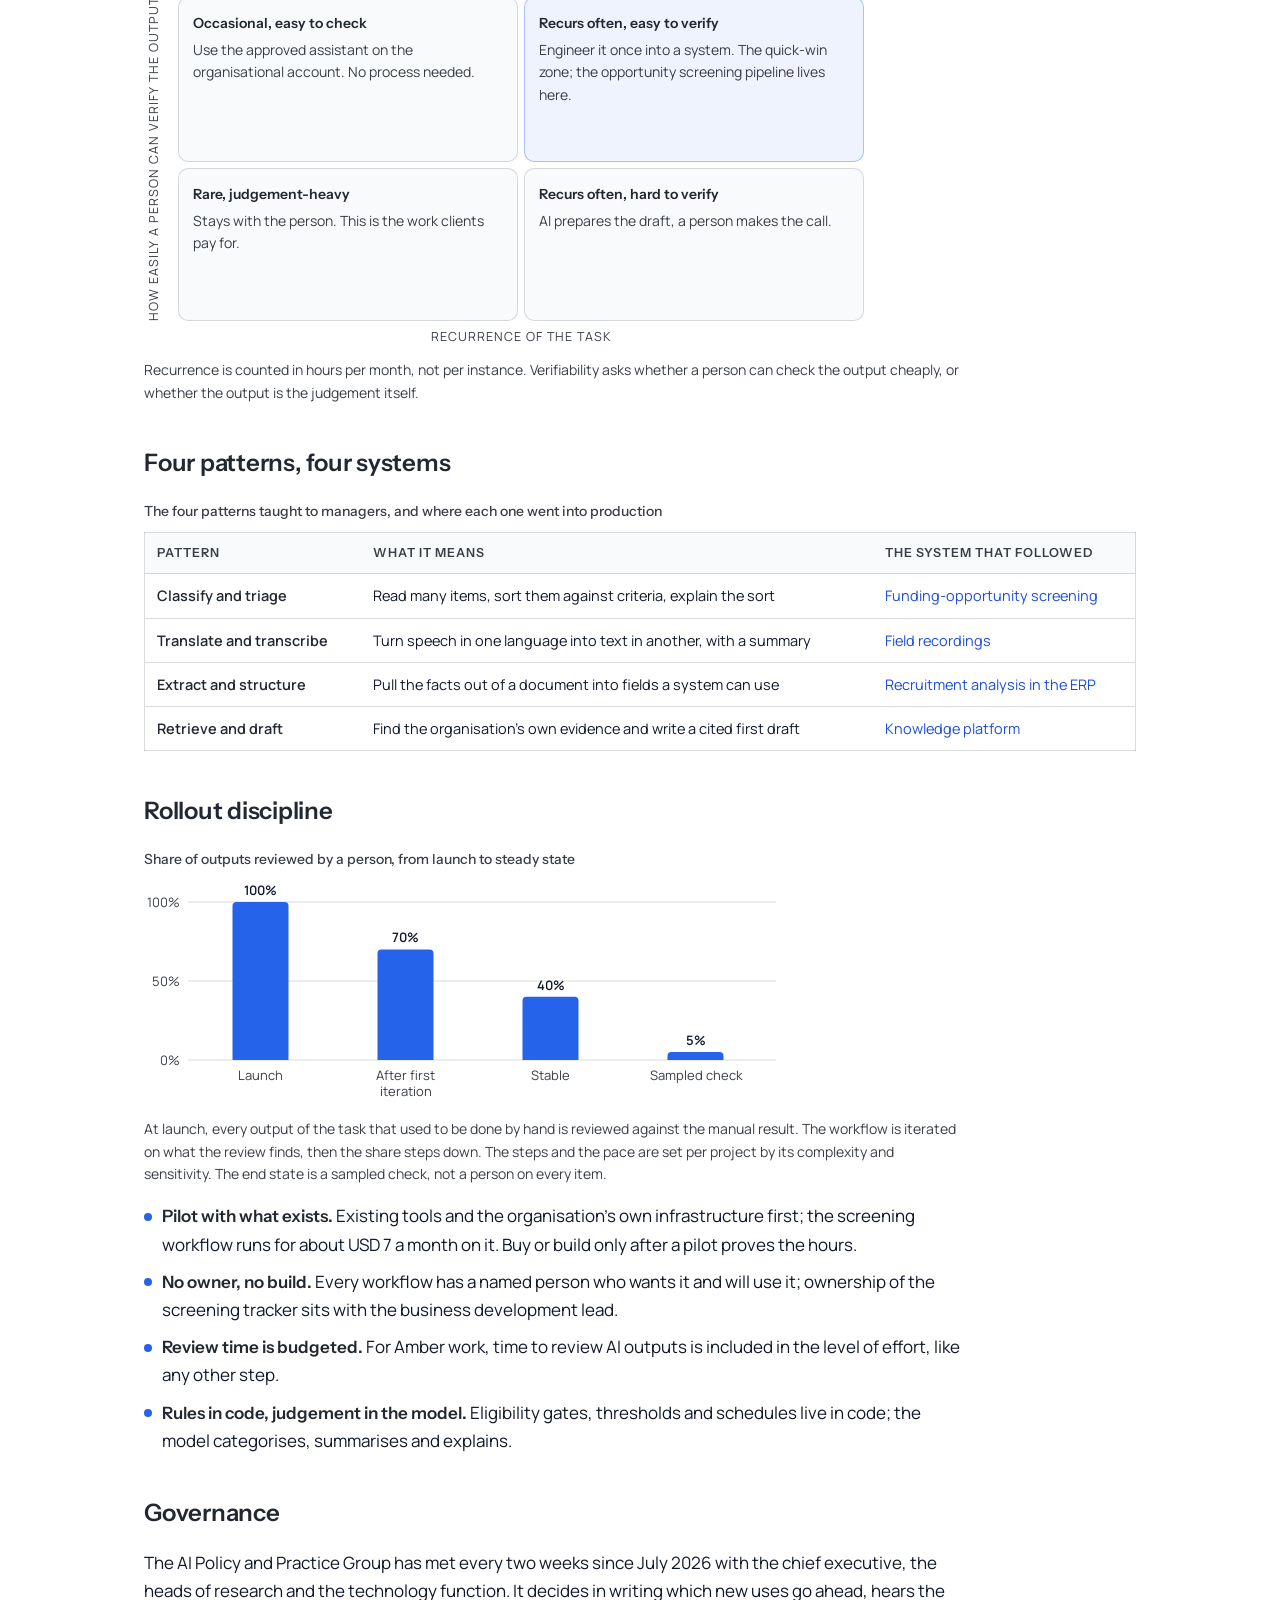
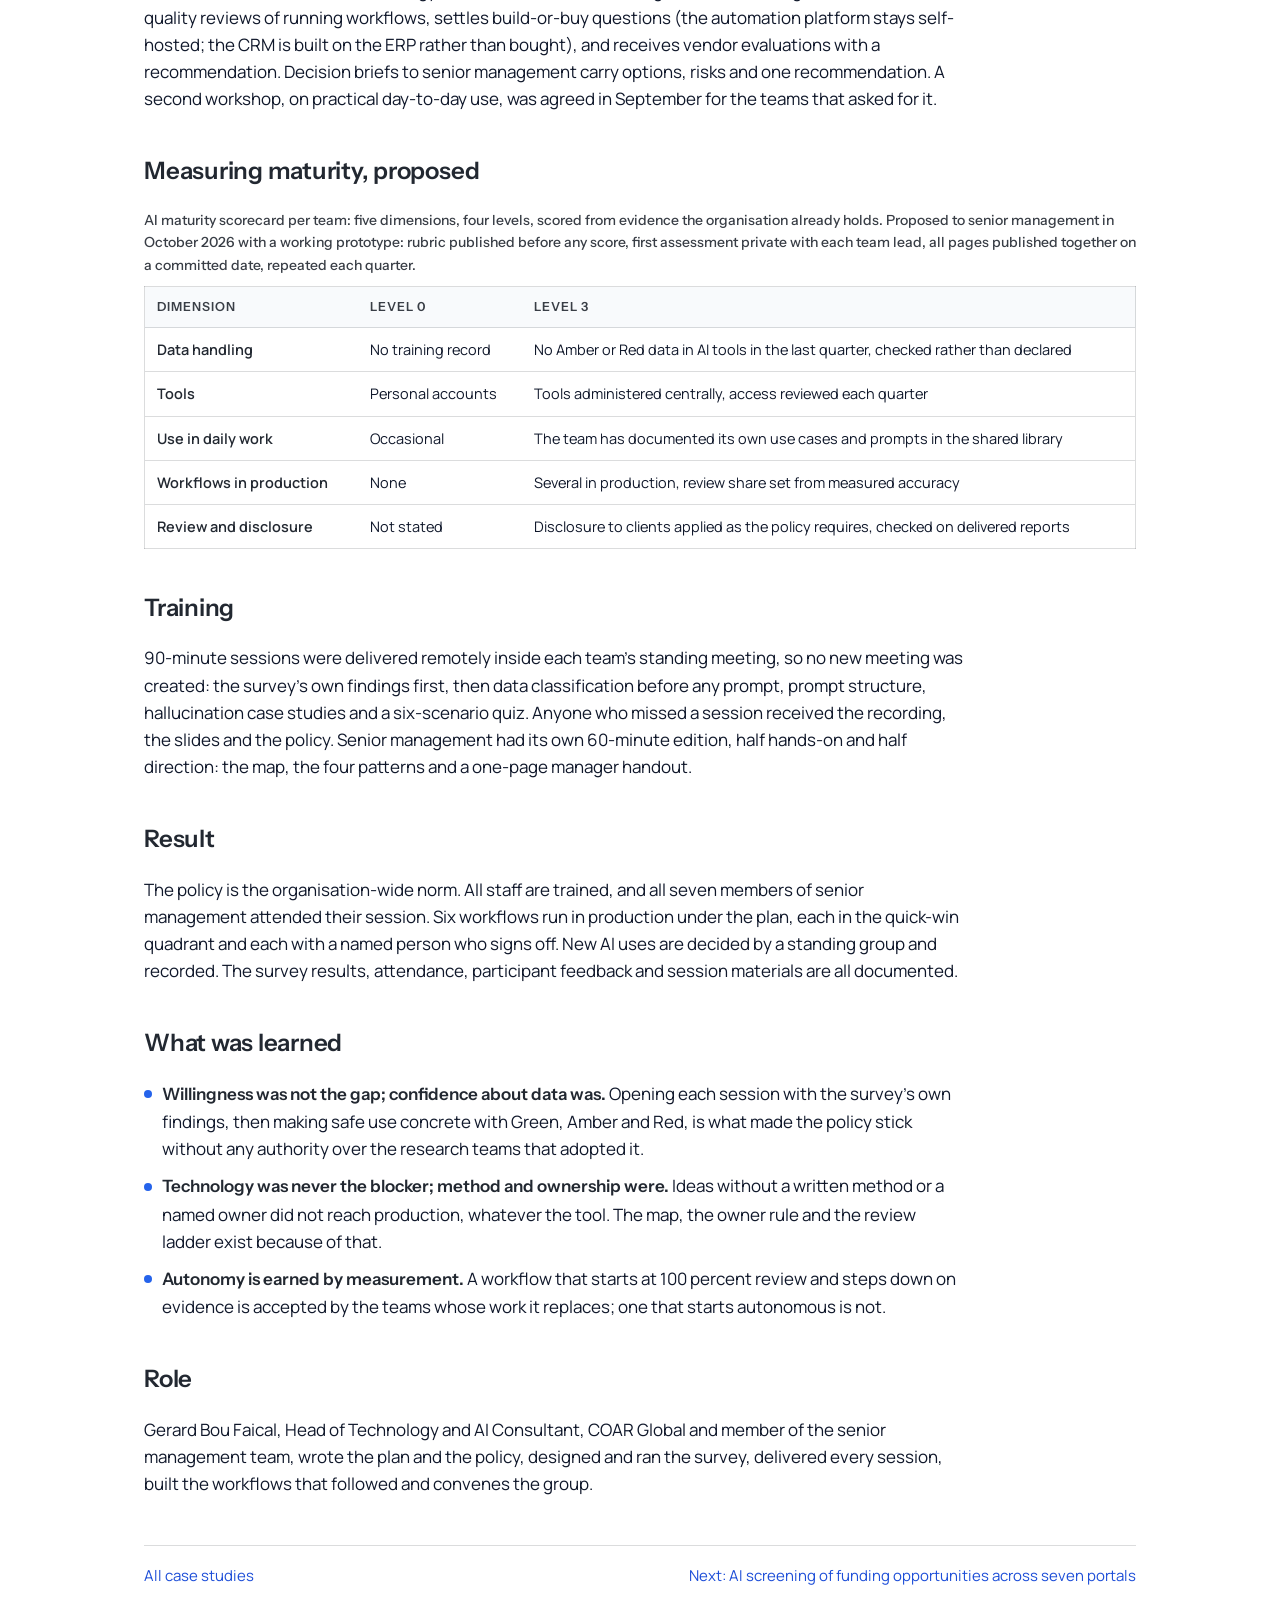
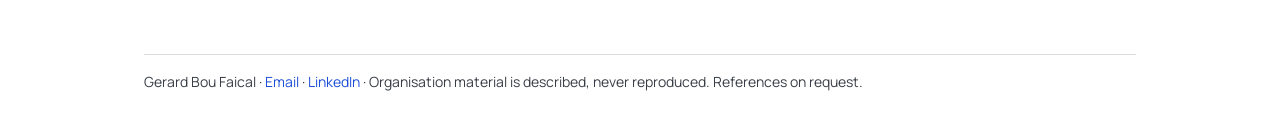
<file: ai-adoption-programme.html>
<!doctype html>
<html lang="en">
<head>
<meta charset="utf-8">
<meta name="viewport" content="width=device-width, initial-scale=1">
<title>Organisation-wide AI adoption programme and strategy, a case study by Gerard Bou Faical</title>
<meta name="description" content="A three-year AI adoption plan, written and owned end to end; an AI use policy written from a staff survey and adopted as the organisation-wide norm; all staff and all seven senior managers trained; a map and four patterns that tell managers where AI earns its place; a rollout discipline that starts at 100 percent review; a standing group that decides which uses go ahead.">
<meta name="robots" content="noindex">
<meta property="og:title" content="Organisation-wide AI adoption programme and strategy, a case study by Gerard Bou Faical">
<meta property="og:description" content="A three-year AI adoption plan, written and owned end to end; an AI use policy written from a staff survey and adopted as the organisation-wide norm; all staff and all seven senior managers trained; a map and four patterns that tell managers where AI earns its place; a rollout discipline that starts at 100 percent review; a standing group that decides which uses go ahead.">
<meta property="og:type" content="article">
<link rel="icon" href="data:image/svg+xml,%3Csvg xmlns='http://www.w3.org/2000/svg' width='32' height='32' viewBox='0 0 32 32'%3E%3Crect width='32' height='32' rx='7' fill='%231d4ed8'/%3E%3Ctext x='16' y='21.5' text-anchor='middle' font-family='Instrument Sans,system-ui,sans-serif' font-size='15' font-weight='600' fill='%23fff'%3EGB%3C/text%3E%3C/svg%3E">
<link rel="preconnect" href="https://fonts.googleapis.com">
<link rel="preconnect" href="https://fonts.gstatic.com" crossorigin>
<link href="https://fonts.googleapis.com/css2?family=Instrument+Sans:wght@400;500;600&family=Manrope:wght@400;500;600&display=swap" rel="stylesheet">
<link rel="stylesheet" href="style.css">
</head>
<body>
<a class="skip" href="#main">Skip to content</a>
<div class="wrap">
<header class="site"><a class="brand" href="index.html">Gerard Bou Faical</a>
<nav aria-label="Site"><a href="index.html#cases">Case studies</a><a href="index.html#method">Method</a><a href="mailto:gerardboufaysal@gmail.com">Email</a></nav></header>
<main id="main">
<article class="case">
<a class="back" href="index.html">All case studies</a>
<div class="kicker">01 · Adoption programme and strategy</div>
<h1>Organisation-wide AI adoption programme and strategy</h1>
<p class="ctx">COAR Global, 2025 to 2026. Delivered; measurement layer proposed.</p>
<p class="summary">A three-year AI adoption plan, written and owned end to end; an AI use policy written from a staff survey and adopted as the organisation-wide norm; all staff and all seven senior managers trained; a map and four patterns that tell managers where AI earns its place; a rollout discipline that starts at 100 percent review; a standing group that decides which uses go ahead.</p>
<div class="tiles"><div class="tile"><div class="v">All</div><div class="l">staff trained</div></div><div class="tile"><div class="v">7 / 7</div><div class="l">senior managers trained</div></div><div class="tile"><div class="v">4</div><div class="l">automation patterns, each now a system</div></div><div class="tile"><div class="v">2 weeks</div><div class="l">decision cadence of the AI group</div></div></div>
<h2>At a glance</h2>
<dl class="glance"><div><dt>Users</dt><dd>About 180 staff and all seven members of senior management, across research teams in four regions.</dd></div><div><dt>Problem</dt><dd>Staff were already using AI, many on personal accounts, with no shared rule on tools or data and no direction on where AI should and should not go.</dd></div><div><dt>Hypothesis</dt><dd>The gap is confidence about data, not willingness. Measure first, write the rule from the findings, train inside existing meetings, give managers a way to choose, and earn autonomy by measurement.</dd></div><div><dt>What shipped</dt><dd>Three-year plan, survey, policy, staff and senior-management training, the use-case map and four patterns, the review ladder, the AI Policy and Practice Group. Proposed: a per-team maturity scorecard.</dd></div><div><dt>Decision owner</dt><dd>The plan and the policy are owned by the technology function; the group decides each new use in writing; a named owner per workflow.</dd></div><div><dt>Success measure</dt><dd>Policy in force as the norm, attendance, uses reaching production under the plan, review shares falling on measured accuracy, and the per-team scorecard once adopted.</dd></div></dl>
<h2>Problem</h2><p>COAR Global is an international research organisation of about 180 staff, more than 300 people with its field data collectors, that carries out research for United Nations agencies, with teams in Syria, Haiti, Myanmar and the Middle East and North Africa.</p><p>By early 2026 its staff were already using AI at work, many from personal accounts, and the organisation had no shared rule on which tools were approved or what data could go into them. Its research material includes sensitive sources and identifiable recordings. The 2023 three-year IT plan had nothing to say about any of it, and nothing told a manager which of the ideas landing in the team were worth building.</p><h2>The strategy in six layers</h2><figure class="mx"><figcaption>The programme as a stack: each layer depends on the one above it</figcaption><table class="matrix"><thead><tr><th>Layer</th><th>What was put in place</th><th>What it produced</th></tr></thead><tbody><tr><td>Direction</td><td>A three-year AI adoption plan (2025), written and owned end to end, replaced the 2023 IT plan, also written and owned</td><td>The 2026 programme below is delivered under it</td></tr><tr><td>Floor</td><td>The AI use policy (June 2026): approved tools on organisational accounts, Green, Amber and Red data classes, a five-step Amber checkpoint, human verification, disclosure</td><td>One rule for the whole organisation; the data class decides the tooling before any work starts</td></tr><tr><td>Capability</td><td>All staff trained inside their own team meetings; a 60-minute senior-management edition; prompt structure and the habit of saving a prompt that works twice</td><td>A shared vocabulary: Green, Amber, Red, verify, disclose</td></tr><tr><td>Selection</td><td>A recurrence-by-verifiability map and four automation patterns, given to managers to sort any idea that lands in the team</td><td>Every production workflow of 2026 sits in the quick-win quadrant and fits one of the four patterns</td></tr><tr><td>Delivery</td><td>Pilot with existing tools on the organisation's own infrastructure; a named owner or no build; review starts at 100 percent against the manual result and steps down; review time budgeted in the level of effort for Amber work</td><td>Six workflows in production, each with a person who signs off</td></tr><tr><td>Governance and measurement</td><td>The AI Policy and Practice Group every two weeks since July 2026, deciding in writing; a per-team AI maturity scorecard on a published rubric, proposed October 2026</td><td>Every new use, vendor and change has a decision on record; the next training hour and licence go where the evidence says</td></tr></tbody></table></figure><h2>Sequence</h2><figure><figcaption>Plan, measure, rule, govern, train</figcaption><ol class="timeline"><li><b>2025</b><span>Three-year AI adoption plan written; replaces the 2023 IT plan</span></li><li><b>April 2026</b><span>22-question staff survey on tools, use cases, data entered, output checks, concerns, training wanted</span></li><li><b>June 2026</b><span>AI use policy v1, written from the findings; adopted as the organisation-wide norm</span></li><li><b>July 2026</b><span>AI Policy and Practice Group starts; meets every two weeks and decides in writing</span></li><li><b>August 2026</b><span>All staff trained inside their team meetings; senior-management edition with the map and the four patterns</span></li></ol></figure><h2>What the survey found</h2><figure><figcaption>Staff AI usage survey, April 2026, share of respondents</figcaption><svg class="chart wide" viewBox="0 0 640 186" role="img" aria-label="Staff AI usage survey, April 2026, share of respondents"><text x="238.0" y="19.5" text-anchor="end" class="lab"><tspan x="238.0" dy="0">Already used AI at work</tspan></text><path d="M250,6.0h283.1a4,4 0 0 1 4,4v10a4,4 0 0 1 -4,4h-283.1z" class="bar blue"><title>Already used AI at work: 87%</title></path><text x="545.1" y="19.5" class="val">87%</text><text x="238.0" y="51.5" text-anchor="end" class="lab"><tspan x="238.0" dy="0">Used it daily</tspan></text><path d="M250,38.0h131.3a4,4 0 0 1 4,4v10a4,4 0 0 1 -4,4h-131.3z" class="bar blue"><title>Used it daily: 41%</title></path><text x="393.3" y="51.5" class="val">41%</text><text x="238.0" y="82.5" text-anchor="end" class="lab"><tspan x="238.0" dy="0">Very confident on what data is</tspan><tspan x="238.0" dy="16">safe to share</tspan></text><path d="M250,77.0h42.2a4,4 0 0 1 4,4v10a4,4 0 0 1 -4,4h-42.2z" class="bar blue"><title>Very confident on what data is safe to share: 14%</title></path><text x="304.2" y="90.5" class="val">14%</text><text x="238.0" y="129.5" text-anchor="end" class="lab"><tspan x="238.0" dy="0">Verified every output</tspan></text><path d="M250,116.0h273.2a4,4 0 0 1 4,4v10a4,4 0 0 1 -4,4h-273.2z" class="bar blue"><title>Verified every output: 84%</title></path><text x="535.2" y="129.5" class="val">84%</text><text x="238.0" y="160.5" text-anchor="end" class="lab"><tspan x="238.0" dy="0">Asked for training on</tspan><tspan x="238.0" dy="16">responsible use</tspan></text><path d="M250,155.0h253.4a4,4 0 0 1 4,4v10a4,4 0 0 1 -4,4h-253.4z" class="bar blue"><title>Asked for training on responsible use: 78%</title></path><text x="515.4" y="168.5" class="val">78%</text></svg><svg class="chart narrow" viewBox="0 0 320 264" role="img" aria-label="Staff AI usage survey, April 2026, share of respondents"><text x="0.0" y="18.0" text-anchor="start" class="lab"><tspan x="0.0" dy="0">Already used AI at work</tspan></text><path d="M0,24.0h232.6a4,4 0 0 1 4,4v10a4,4 0 0 1 -4,4h-232.6z" class="bar blue"><title>Already used AI at work: 87%</title></path><text x="244.6" y="37.5" class="val">87%</text><text x="0.0" y="68.0" text-anchor="start" class="lab"><tspan x="0.0" dy="0">Used it daily</tspan></text><path d="M0,74.0h107.5a4,4 0 0 1 4,4v10a4,4 0 0 1 -4,4h-107.5z" class="bar blue"><title>Used it daily: 41%</title></path><text x="119.5" y="87.5" class="val">41%</text><text x="0.0" y="118.0" text-anchor="start" class="lab"><tspan x="0.0" dy="0">Very confident on what data is safe to</tspan><tspan x="0.0" dy="16">share</tspan></text><path d="M0,140.0h34.1a4,4 0 0 1 4,4v10a4,4 0 0 1 -4,4h-34.1z" class="bar blue"><title>Very confident on what data is safe to share: 14%</title></path><text x="46.1" y="153.5" class="val">14%</text><text x="0.0" y="184.0" text-anchor="start" class="lab"><tspan x="0.0" dy="0">Verified every output</tspan></text><path d="M0,190.0h224.5a4,4 0 0 1 4,4v10a4,4 0 0 1 -4,4h-224.5z" class="bar blue"><title>Verified every output: 84%</title></path><text x="236.5" y="203.5" class="val">84%</text><text x="0.0" y="234.0" text-anchor="start" class="lab"><tspan x="0.0" dy="0">Asked for training on responsible use</tspan></text><path d="M0,240.0h208.2a4,4 0 0 1 4,4v10a4,4 0 0 1 -4,4h-208.2z" class="bar blue"><title>Asked for training on responsible use: 78%</title></path><text x="220.2" y="253.5" class="val">78%</text></svg><p class="fig-note">Willingness was never the gap. The sessions opened with these findings, then made safe use concrete with Green, Amber and Red.</p></figure><h2>The floor: five rules and three data classes</h2><ul class="pts"><li><b>Five golden rules.</b> AI drafts, you decide; you own what you submit; verify everything; protect the data on organisation-managed accounts; be open about AI use.</li><li><b>Two questions classify any task.</b> Which data is being touched, and where is the output going. Green, Amber or Red; unsure means Amber. Verification does not move a task down a class; the data does.</li><li><b>Amber in five steps.</b> Anonymise, approved tools only, verify the output, supervisor review, record it in the audit trail.</li><li><b>Approved tools</b> with no-training guarantees on the organisation's data, licensed for everyone on the organisational account.</li></ul><h2>Where AI earns its place</h2><figure><figcaption>Recurrence and verifiability map, given to senior management for sorting any idea</figcaption><div class="quad-wrap"><div class="yax">How easily a person can verify the output</div><div class="quad"><div><b>Occasional, easy to check</b><span>Use the approved assistant on the organisational account. No process needed.</span></div><div><b>Recurs often, easy to verify</b><span>Engineer it once into a system. The quick-win zone; the opportunity screening pipeline lives here.</span></div><div><b>Rare, judgement-heavy</b><span>Stays with the person. This is the work clients pay for.</span></div><div><b>Recurs often, hard to verify</b><span>AI prepares the draft, a person makes the call.</span></div></div><div class="xax">Recurrence of the task</div></div><p class="fig-note">Recurrence is counted in hours per month, not per instance. Verifiability asks whether a person can check the output cheaply, or whether the output is the judgement itself.</p></figure><h2>Four patterns, four systems</h2><figure class="mx"><figcaption>The four patterns taught to managers, and where each one went into production</figcaption><table class="matrix"><thead><tr><th>Pattern</th><th>What it means</th><th>The system that followed</th></tr></thead><tbody><tr><td>Classify and triage</td><td>Read many items, sort them against criteria, explain the sort</td><td><a href="opportunity-screening.html">Funding-opportunity screening</a></td></tr><tr><td>Translate and transcribe</td><td>Turn speech in one language into text in another, with a summary</td><td><a href="field-recordings.html">Field recordings</a></td></tr><tr><td>Extract and structure</td><td>Pull the facts out of a document into fields a system can use</td><td><a href="agents-inside-systems.html">Recruitment analysis in the ERP</a></td></tr><tr><td>Retrieve and draft</td><td>Find the organisation's own evidence and write a cited first draft</td><td><a href="knowledge-platform.html">Knowledge platform</a></td></tr></tbody></table></figure><h2>Rollout discipline</h2><figure><figcaption>Share of outputs reviewed by a person, from launch to steady state</figcaption><svg class="chart wide" viewBox="0 0 640 230" role="img" aria-label="Share of outputs reviewed by a person, from launch to steady state"><line x1="44" x2="632" y1="180.0" y2="180.0" class="grid"/><text x="36" y="184.5" text-anchor="end" class="tick">0%</text><line x1="44" x2="632" y1="101.0" y2="101.0" class="grid"/><text x="36" y="105.5" text-anchor="end" class="tick">50%</text><line x1="44" x2="632" y1="22.0" y2="22.0" class="grid"/><text x="36" y="26.5" text-anchor="end" class="tick">100%</text><path d="M88.5,180.0v-154.0a4,4 0 0 1 4,-4h48.0a4,4 0 0 1 4,4v154.0z" class="bar blue"><title>Launch: 100% reviewed</title></path><text x="116.5" y="15.0" text-anchor="middle" class="val">100%</text><text x="116.5" y="200.0" text-anchor="middle" class="lab"><tspan x="116.5" dy="0">Launch</tspan></text><path d="M233.5,180.0v-106.6a4,4 0 0 1 4,-4h48.0a4,4 0 0 1 4,4v106.6z" class="bar blue"><title>After first iteration: 70% reviewed</title></path><text x="261.5" y="62.4" text-anchor="middle" class="val">70%</text><text x="261.5" y="200.0" text-anchor="middle" class="lab"><tspan x="261.5" dy="0">After first</tspan><tspan x="261.5" dy="16">iteration</tspan></text><path d="M378.5,180.0v-59.2a4,4 0 0 1 4,-4h48.0a4,4 0 0 1 4,4v59.2z" class="bar blue"><title>Stable: 40% reviewed</title></path><text x="406.5" y="109.8" text-anchor="middle" class="val">40%</text><text x="406.5" y="200.0" text-anchor="middle" class="lab"><tspan x="406.5" dy="0">Stable</tspan></text><path d="M523.5,180.0v-3.9a4,4 0 0 1 4,-4h48.0a4,4 0 0 1 4,4v3.9z" class="bar blue"><title>Sampled check: 5% reviewed</title></path><text x="551.5" y="165.1" text-anchor="middle" class="val">5%</text><text x="551.5" y="200.0" text-anchor="middle" class="lab"><tspan x="551.5" dy="0">Sampled check</tspan></text></svg><svg class="chart narrow" viewBox="0 0 320 230" role="img" aria-label="Share of outputs reviewed by a person, from launch to steady state"><line x1="0" x2="320" y1="164.0" y2="164.0" class="grid"/><path d="M20.0,164.0v-138.0a4,4 0 0 1 4,-4h32.0a4,4 0 0 1 4,4v138.0z" class="bar blue"><title>Launch: 100% reviewed</title></path><text x="40.0" y="15.0" text-anchor="middle" class="val">100%</text><text x="40.0" y="184.0" text-anchor="middle" class="lab"><tspan x="40.0" dy="0">Launch</tspan></text><path d="M100.0,164.0v-95.4a4,4 0 0 1 4,-4h32.0a4,4 0 0 1 4,4v95.4z" class="bar blue"><title>After first iteration: 70% reviewed</title></path><text x="120.0" y="57.6" text-anchor="middle" class="val">70%</text><text x="120.0" y="184.0" text-anchor="middle" class="lab"><tspan x="120.0" dy="0">After</tspan><tspan x="120.0" dy="16">first</tspan><tspan x="120.0" dy="16">iteration</tspan></text><path d="M180.0,164.0v-52.8a4,4 0 0 1 4,-4h32.0a4,4 0 0 1 4,4v52.8z" class="bar blue"><title>Stable: 40% reviewed</title></path><text x="200.0" y="100.2" text-anchor="middle" class="val">40%</text><text x="200.0" y="184.0" text-anchor="middle" class="lab"><tspan x="200.0" dy="0">Stable</tspan></text><path d="M260.0,164.0v-3.1a4,4 0 0 1 4,-4h32.0a4,4 0 0 1 4,4v3.1z" class="bar blue"><title>Sampled check: 5% reviewed</title></path><text x="280.0" y="149.9" text-anchor="middle" class="val">5%</text><text x="280.0" y="184.0" text-anchor="middle" class="lab"><tspan x="280.0" dy="0">Sampled</tspan><tspan x="280.0" dy="16">check</tspan></text></svg><p class="fig-note">At launch, every output of the task that used to be done by hand is reviewed against the manual result. The workflow is iterated on what the review finds, then the share steps down. The steps and the pace are set per project by its complexity and sensitivity. The end state is a sampled check, not a person on every item.</p></figure><ul class="pts"><li><b>Pilot with what exists.</b> Existing tools and the organisation's own infrastructure first; the screening workflow runs for about USD 7 a month on it. Buy or build only after a pilot proves the hours.</li><li><b>No owner, no build.</b> Every workflow has a named person who wants it and will use it; ownership of the screening tracker sits with the business development lead.</li><li><b>Review time is budgeted.</b> For Amber work, time to review AI outputs is included in the level of effort, like any other step.</li><li><b>Rules in code, judgement in the model.</b> Eligibility gates, thresholds and schedules live in code; the model categorises, summarises and explains.</li></ul><h2>Governance</h2><p>The AI Policy and Practice Group has met every two weeks since July 2026 with the chief executive, the heads of research and the technology function. It decides in writing which new uses go ahead, hears the quality reviews of running workflows, settles build-or-buy questions (the automation platform stays self-hosted; the CRM is built on the ERP rather than bought), and receives vendor evaluations with a recommendation. Decision briefs to senior management carry options, risks and one recommendation. A second workshop, on practical day-to-day use, was agreed in September for the teams that asked for it.</p><h2>Measuring maturity, proposed</h2><figure class="mx"><figcaption>AI maturity scorecard per team: five dimensions, four levels, scored from evidence the organisation already holds. Proposed to senior management in October 2026 with a working prototype: rubric published before any score, first assessment private with each team lead, all pages published together on a committed date, repeated each quarter.</figcaption><table class="matrix"><thead><tr><th>Dimension</th><th>Level 0</th><th>Level 3</th></tr></thead><tbody><tr><td>Data handling</td><td>No training record</td><td>No Amber or Red data in AI tools in the last quarter, checked rather than declared</td></tr><tr><td>Tools</td><td>Personal accounts</td><td>Tools administered centrally, access reviewed each quarter</td></tr><tr><td>Use in daily work</td><td>Occasional</td><td>The team has documented its own use cases and prompts in the shared library</td></tr><tr><td>Workflows in production</td><td>None</td><td>Several in production, review share set from measured accuracy</td></tr><tr><td>Review and disclosure</td><td>Not stated</td><td>Disclosure to clients applied as the policy requires, checked on delivered reports</td></tr></tbody></table></figure><h2>Training</h2><p>90-minute sessions were delivered remotely inside each team's standing meeting, so no new meeting was created: the survey's own findings first, then data classification before any prompt, prompt structure, hallucination case studies and a six-scenario quiz. Anyone who missed a session received the recording, the slides and the policy. Senior management had its own 60-minute edition, half hands-on and half direction: the map, the four patterns and a one-page manager handout.</p><h2>Result</h2><p>The policy is the organisation-wide norm. All staff are trained, and all seven members of senior management attended their session. Six workflows run in production under the plan, each in the quick-win quadrant and each with a named person who signs off. New AI uses are decided by a standing group and recorded. The survey results, attendance, participant feedback and session materials are all documented.</p><h2>What was learned</h2><ul class="pts"><li><b>Willingness was not the gap; confidence about data was.</b> Opening each session with the survey's own findings, then making safe use concrete with Green, Amber and Red, is what made the policy stick without any authority over the research teams that adopted it.</li><li><b>Technology was never the blocker; method and ownership were.</b> Ideas without a written method or a named owner did not reach production, whatever the tool. The map, the owner rule and the review ladder exist because of that.</li><li><b>Autonomy is earned by measurement.</b> A workflow that starts at 100 percent review and steps down on evidence is accepted by the teams whose work it replaces; one that starts autonomous is not.</li></ul><h2>Role</h2><p>Gerard Bou Faical, Head of Technology and AI Consultant, COAR Global and member of the senior management team, wrote the plan and the policy, designed and ran the survey, delivered every session, built the workflows that followed and convenes the group.</p>
<div class="pager"><a href="index.html">All case studies</a><a href="opportunity-screening.html">Next: AI screening of funding opportunities across seven portals</a></div>
</article>
</main>
<footer>Gerard Bou Faical · <a href="mailto:gerardboufaysal@gmail.com">Email</a> · <a href="https://linkedin.com/in/gerardboufaysal">LinkedIn</a> · Organisation material is described, never reproduced. References on request.</footer>
</div>
</body>
</html>
</file>
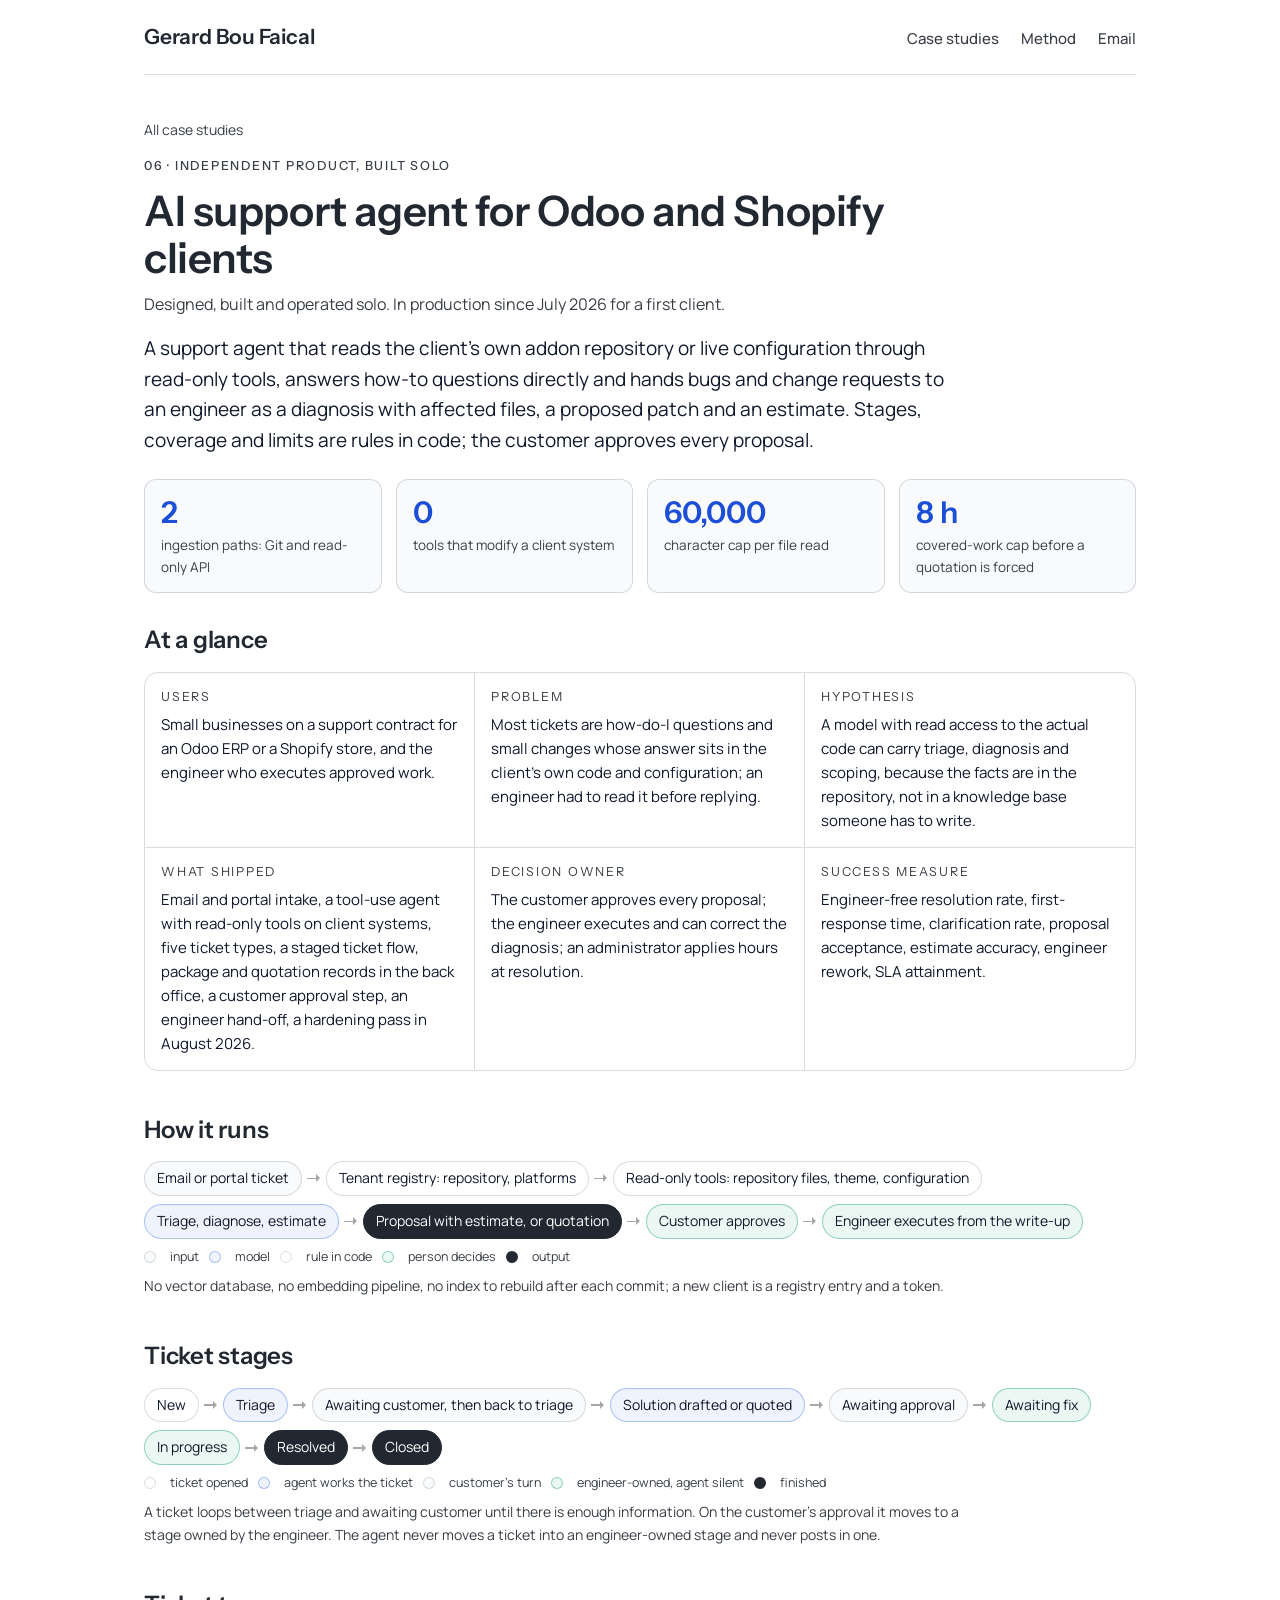
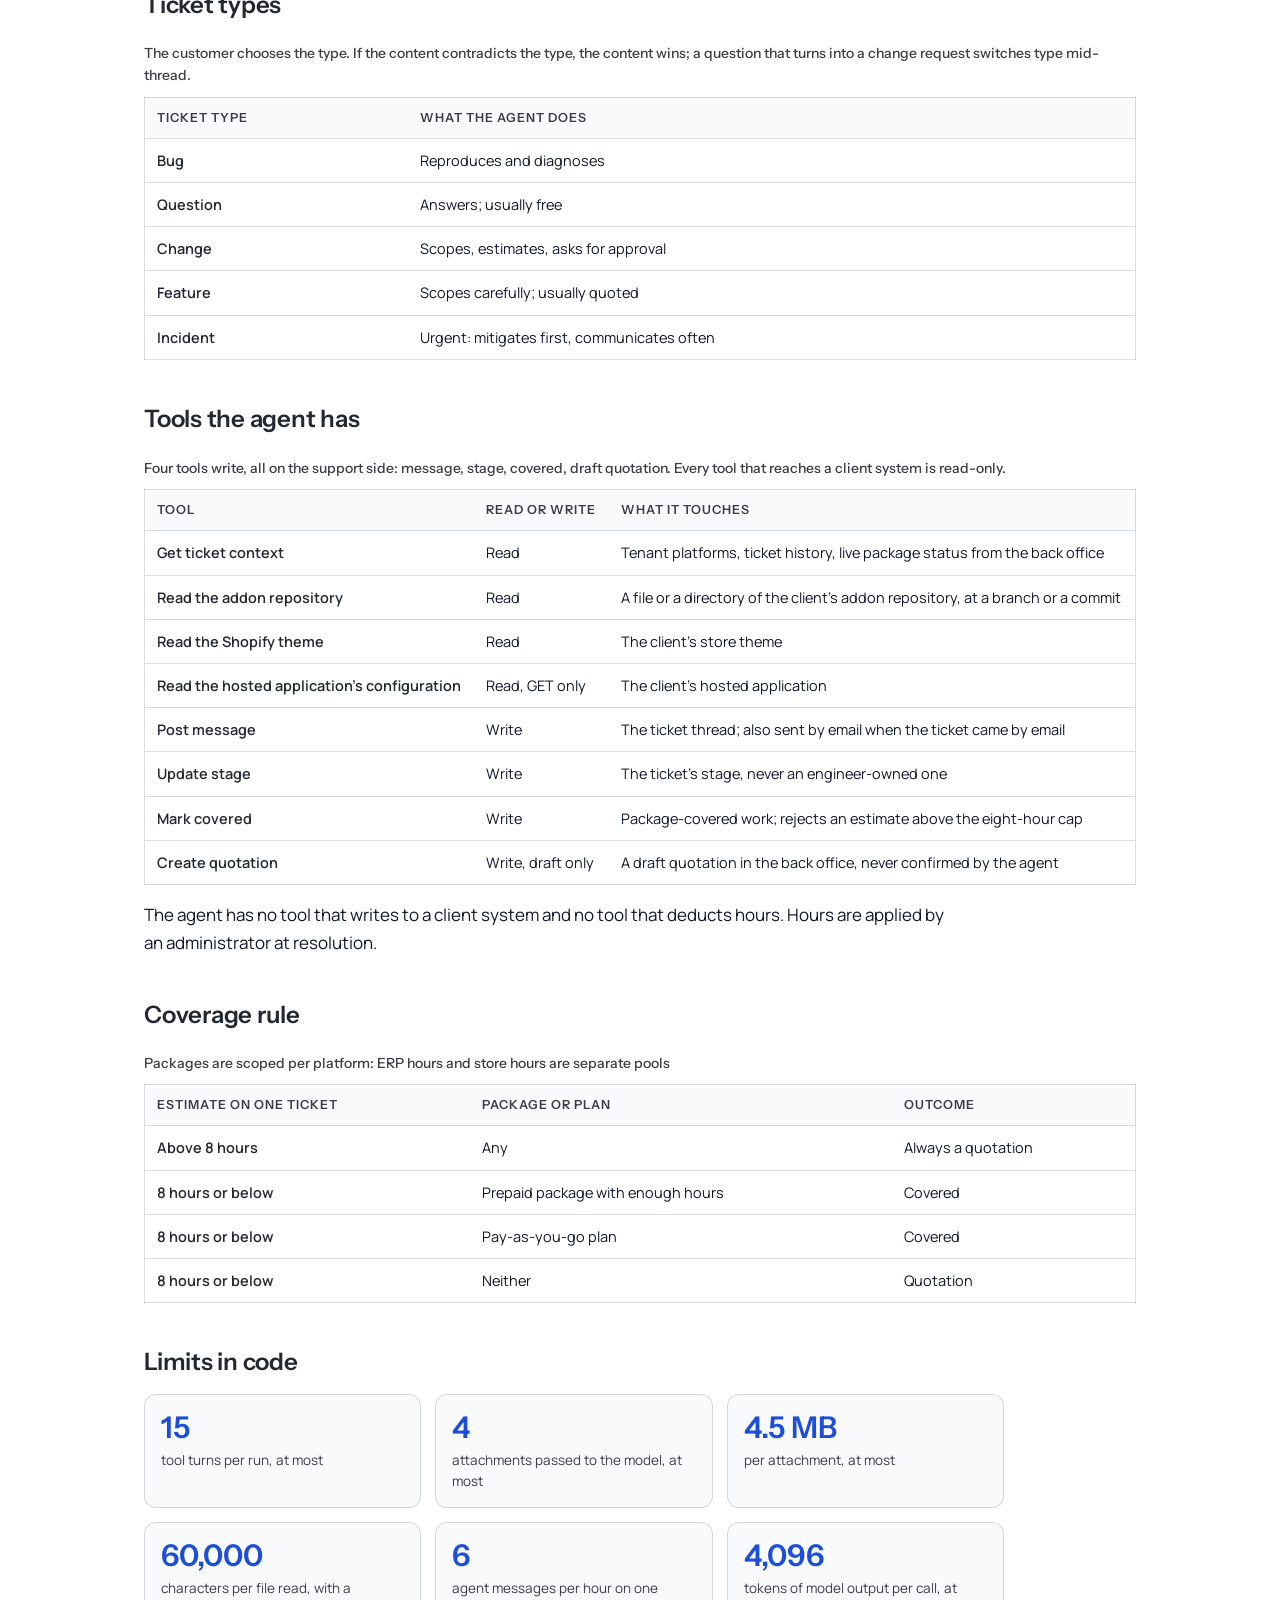
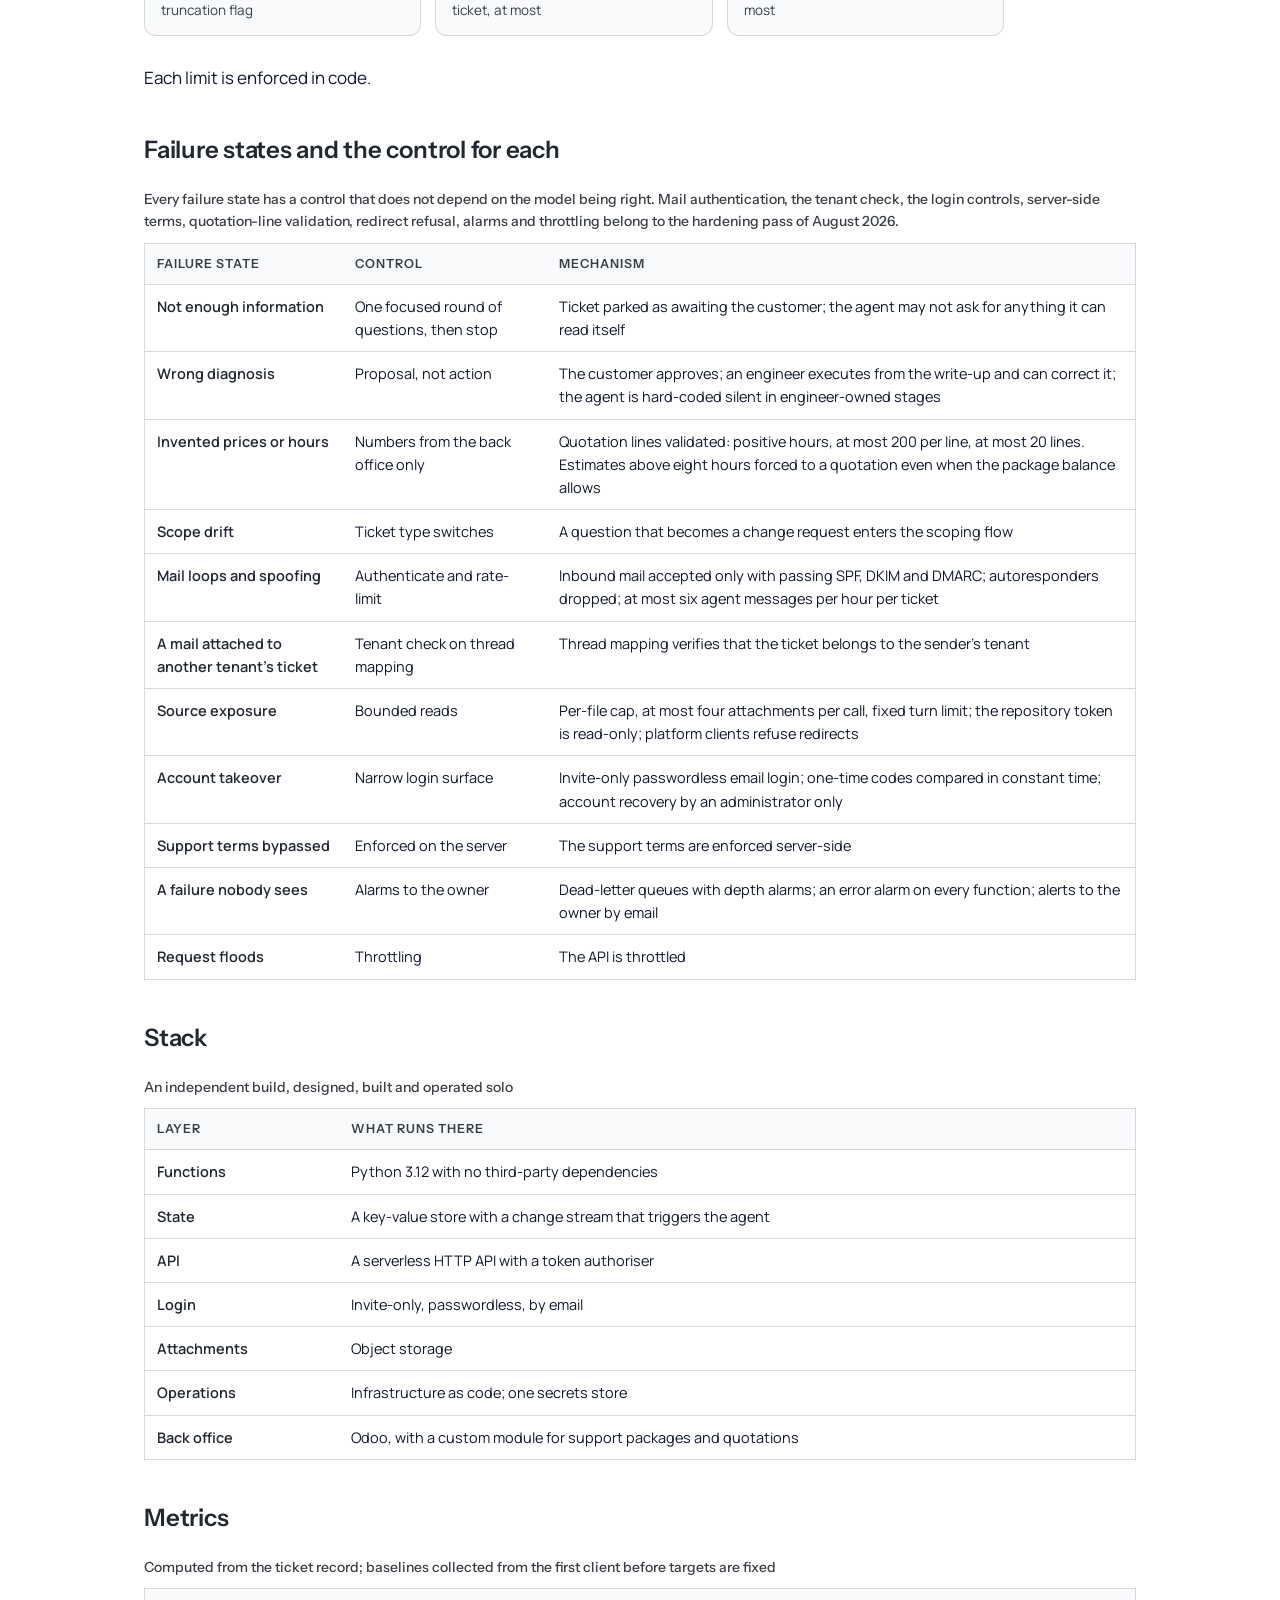
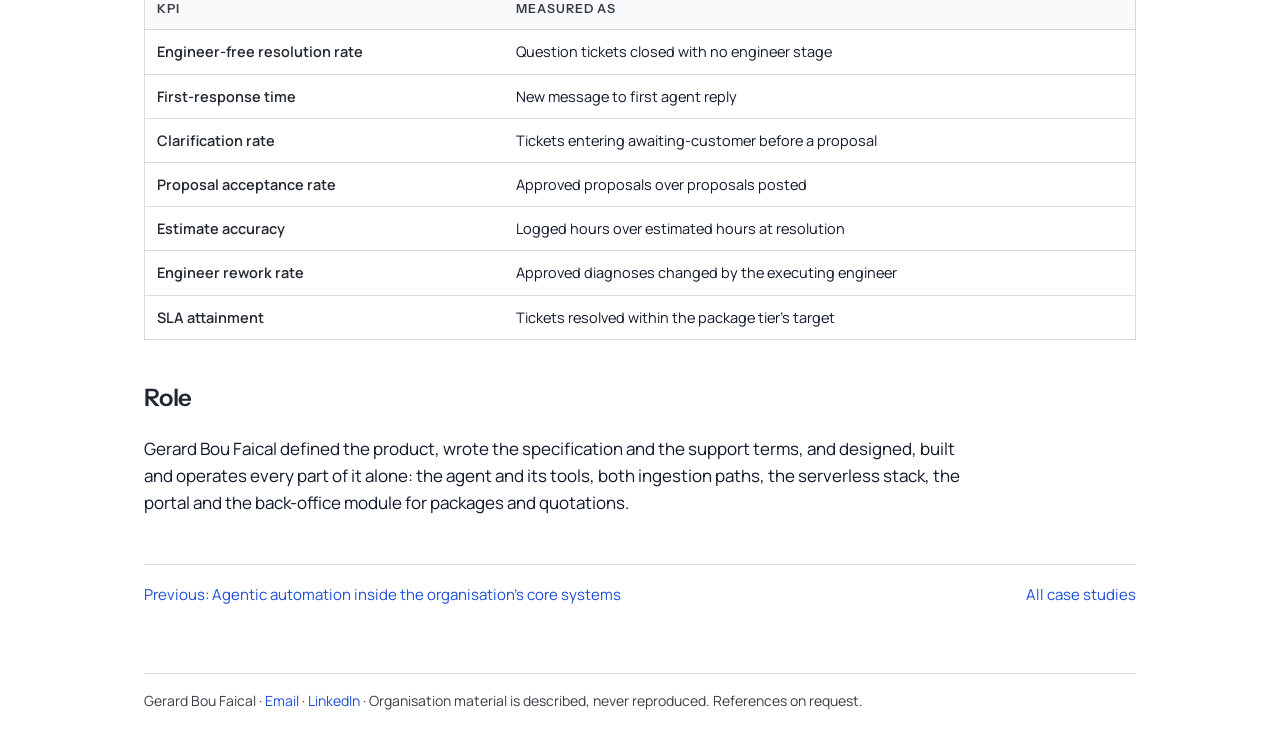
<file: ai-support-agent.html>
<!doctype html>
<html lang="en">
<head>
<meta charset="utf-8">
<meta name="viewport" content="width=device-width, initial-scale=1">
<title>AI support agent for Odoo and Shopify clients, a case study by Gerard Bou Faical</title>
<meta name="description" content="A support agent that reads the client&#x27;s own addon repository or live configuration through read-only tools, answers how-to questions directly and hands bugs and change requests to an engineer as a diagnosis with affected files, a proposed patch and an estimate. Stages, coverage and limits are rules in code; the customer approves every proposal.">
<meta name="robots" content="noindex">
<meta property="og:title" content="AI support agent for Odoo and Shopify clients, a case study by Gerard Bou Faical">
<meta property="og:description" content="A support agent that reads the client&#x27;s own addon repository or live configuration through read-only tools, answers how-to questions directly and hands bugs and change requests to an engineer as a diagnosis with affected files, a proposed patch and an estimate. Stages, coverage and limits are rules in code; the customer approves every proposal.">
<meta property="og:type" content="article">
<link rel="icon" href="data:image/svg+xml,%3Csvg xmlns='http://www.w3.org/2000/svg' width='32' height='32' viewBox='0 0 32 32'%3E%3Crect width='32' height='32' rx='7' fill='%231d4ed8'/%3E%3Ctext x='16' y='21.5' text-anchor='middle' font-family='Instrument Sans,system-ui,sans-serif' font-size='15' font-weight='600' fill='%23fff'%3EGB%3C/text%3E%3C/svg%3E">
<link rel="preconnect" href="https://fonts.googleapis.com">
<link rel="preconnect" href="https://fonts.gstatic.com" crossorigin>
<link href="https://fonts.googleapis.com/css2?family=Instrument+Sans:wght@400;500;600&family=Manrope:wght@400;500;600&display=swap" rel="stylesheet">
<link rel="stylesheet" href="style.css">
</head>
<body>
<a class="skip" href="#main">Skip to content</a>
<div class="wrap">
<header class="site"><a class="brand" href="index.html">Gerard Bou Faical</a>
<nav aria-label="Site"><a href="index.html#cases">Case studies</a><a href="index.html#method">Method</a><a href="mailto:gerardboufaysal@gmail.com">Email</a></nav></header>
<main id="main">
<article class="case">
<a class="back" href="index.html">All case studies</a>
<div class="kicker">06 · Independent product, built solo</div>
<h1>AI support agent for Odoo and Shopify clients</h1>
<p class="ctx">Designed, built and operated solo. In production since July 2026 for a first client.</p>
<p class="summary">A support agent that reads the client's own addon repository or live configuration through read-only tools, answers how-to questions directly and hands bugs and change requests to an engineer as a diagnosis with affected files, a proposed patch and an estimate. Stages, coverage and limits are rules in code; the customer approves every proposal.</p>
<div class="tiles"><div class="tile"><div class="v">2</div><div class="l">ingestion paths: Git and read-only API</div></div><div class="tile"><div class="v">0</div><div class="l">tools that modify a client system</div></div><div class="tile"><div class="v">60,000</div><div class="l">character cap per file read</div></div><div class="tile"><div class="v">8 h</div><div class="l">covered-work cap before a quotation is forced</div></div></div>
<h2>At a glance</h2>
<dl class="glance"><div><dt>Users</dt><dd>Small businesses on a support contract for an Odoo ERP or a Shopify store, and the engineer who executes approved work.</dd></div><div><dt>Problem</dt><dd>Most tickets are how-do-I questions and small changes whose answer sits in the client's own code and configuration; an engineer had to read it before replying.</dd></div><div><dt>Hypothesis</dt><dd>A model with read access to the actual code can carry triage, diagnosis and scoping, because the facts are in the repository, not in a knowledge base someone has to write.</dd></div><div><dt>What shipped</dt><dd>Email and portal intake, a tool-use agent with read-only tools on client systems, five ticket types, a staged ticket flow, package and quotation records in the back office, a customer approval step, an engineer hand-off, a hardening pass in August 2026.</dd></div><div><dt>Decision owner</dt><dd>The customer approves every proposal; the engineer executes and can correct the diagnosis; an administrator applies hours at resolution.</dd></div><div><dt>Success measure</dt><dd>Engineer-free resolution rate, first-response time, clarification rate, proposal acceptance, estimate accuracy, engineer rework, SLA attainment.</dd></div></dl>
<h2>How it runs</h2><div class="flow"><span class="step"><span class="arrow"></span><span class="chip in">Email or portal ticket</span></span><span class="step"><span class="arrow"></span><span class="chip rule">Tenant registry: repository, platforms</span></span><span class="step"><span class="arrow"></span><span class="chip rule">Read-only tools: repository files, theme, configuration</span></span><span class="step"><span class="arrow"></span><span class="chip model">Triage, diagnose, estimate</span></span><span class="step"><span class="arrow"></span><span class="chip out">Proposal with estimate, or quotation</span></span><span class="step"><span class="arrow"></span><span class="chip human">Customer approves</span></span><span class="step"><span class="arrow"></span><span class="chip human">Engineer executes from the write-up</span></span></div><div class="flow-key"><span class="k in"></span>input <span class="k model"></span>model <span class="k rule"></span>rule in code <span class="k human"></span>person decides <span class="k out"></span>output</div><p class="fig-note">No vector database, no embedding pipeline, no index to rebuild after each commit; a new client is a registry entry and a token.</p><h2>Ticket stages</h2><div class="flow"><span class="step"><span class="arrow"></span><span class="chip rule">New</span></span><span class="step"><span class="arrow"></span><span class="chip model">Triage</span></span><span class="step"><span class="arrow"></span><span class="chip in">Awaiting customer, then back to triage</span></span><span class="step"><span class="arrow"></span><span class="chip model">Solution drafted or quoted</span></span><span class="step"><span class="arrow"></span><span class="chip in">Awaiting approval</span></span><span class="step"><span class="arrow"></span><span class="chip human">Awaiting fix</span></span><span class="step"><span class="arrow"></span><span class="chip human">In progress</span></span><span class="step"><span class="arrow"></span><span class="chip out">Resolved</span></span><span class="step"><span class="arrow"></span><span class="chip out">Closed</span></span></div><div class="flow-key"><span class="k rule"></span>ticket opened <span class="k model"></span>agent works the ticket <span class="k in"></span>customer's turn <span class="k human"></span>engineer-owned, agent silent <span class="k out"></span>finished</div><p class="fig-note">A ticket loops between triage and awaiting customer until there is enough information. On the customer's approval it moves to a stage owned by the engineer. The agent never moves a ticket into an engineer-owned stage and never posts in one.</p><h2>Ticket types</h2><figure class="mx"><figcaption>The customer chooses the type. If the content contradicts the type, the content wins; a question that turns into a change request switches type mid-thread.</figcaption><table class="matrix"><thead><tr><th>Ticket type</th><th>What the agent does</th></tr></thead><tbody><tr><td>Bug</td><td>Reproduces and diagnoses</td></tr><tr><td>Question</td><td>Answers; usually free</td></tr><tr><td>Change</td><td>Scopes, estimates, asks for approval</td></tr><tr><td>Feature</td><td>Scopes carefully; usually quoted</td></tr><tr><td>Incident</td><td>Urgent: mitigates first, communicates often</td></tr></tbody></table></figure><h2>Tools the agent has</h2><figure class="mx"><figcaption>Four tools write, all on the support side: message, stage, covered, draft quotation. Every tool that reaches a client system is read-only.</figcaption><table class="matrix"><thead><tr><th>Tool</th><th>Read or write</th><th>What it touches</th></tr></thead><tbody><tr><td>Get ticket context</td><td>Read</td><td>Tenant platforms, ticket history, live package status from the back office</td></tr><tr><td>Read the addon repository</td><td>Read</td><td>A file or a directory of the client's addon repository, at a branch or a commit</td></tr><tr><td>Read the Shopify theme</td><td>Read</td><td>The client's store theme</td></tr><tr><td>Read the hosted application's configuration</td><td>Read, GET only</td><td>The client's hosted application</td></tr><tr><td>Post message</td><td>Write</td><td>The ticket thread; also sent by email when the ticket came by email</td></tr><tr><td>Update stage</td><td>Write</td><td>The ticket's stage, never an engineer-owned one</td></tr><tr><td>Mark covered</td><td>Write</td><td>Package-covered work; rejects an estimate above the eight-hour cap</td></tr><tr><td>Create quotation</td><td>Write, draft only</td><td>A draft quotation in the back office, never confirmed by the agent</td></tr></tbody></table></figure><p>The agent has no tool that writes to a client system and no tool that deducts hours. Hours are applied by an administrator at resolution.</p><h2>Coverage rule</h2><figure class="mx"><figcaption>Packages are scoped per platform: ERP hours and store hours are separate pools</figcaption><table class="matrix"><thead><tr><th>Estimate on one ticket</th><th>Package or plan</th><th>Outcome</th></tr></thead><tbody><tr><td>Above 8 hours</td><td>Any</td><td>Always a quotation</td></tr><tr><td>8 hours or below</td><td>Prepaid package with enough hours</td><td>Covered</td></tr><tr><td>8 hours or below</td><td>Pay-as-you-go plan</td><td>Covered</td></tr><tr><td>8 hours or below</td><td>Neither</td><td>Quotation</td></tr></tbody></table></figure><h2>Limits in code</h2><div class="tiles c3"><div class="tile"><div class="v">15</div><div class="l">tool turns per run, at most</div></div><div class="tile"><div class="v">4</div><div class="l">attachments passed to the model, at most</div></div><div class="tile"><div class="v">4.5 MB</div><div class="l">per attachment, at most</div></div><div class="tile"><div class="v">60,000</div><div class="l">characters per file read, with a truncation flag</div></div><div class="tile"><div class="v">6</div><div class="l">agent messages per hour on one ticket, at most</div></div><div class="tile"><div class="v">4,096</div><div class="l">tokens of model output per call, at most</div></div></div><p>Each limit is enforced in code.</p><h2>Failure states and the control for each</h2><figure class="mx"><figcaption>Every failure state has a control that does not depend on the model being right. Mail authentication, the tenant check, the login controls, server-side terms, quotation-line validation, redirect refusal, alarms and throttling belong to the hardening pass of August 2026.</figcaption><table class="matrix"><thead><tr><th>Failure state</th><th>Control</th><th>Mechanism</th></tr></thead><tbody><tr><td>Not enough information</td><td>One focused round of questions, then stop</td><td>Ticket parked as awaiting the customer; the agent may not ask for anything it can read itself</td></tr><tr><td>Wrong diagnosis</td><td>Proposal, not action</td><td>The customer approves; an engineer executes from the write-up and can correct it; the agent is hard-coded silent in engineer-owned stages</td></tr><tr><td>Invented prices or hours</td><td>Numbers from the back office only</td><td>Quotation lines validated: positive hours, at most 200 per line, at most 20 lines. Estimates above eight hours forced to a quotation even when the package balance allows</td></tr><tr><td>Scope drift</td><td>Ticket type switches</td><td>A question that becomes a change request enters the scoping flow</td></tr><tr><td>Mail loops and spoofing</td><td>Authenticate and rate-limit</td><td>Inbound mail accepted only with passing SPF, DKIM and DMARC; autoresponders dropped; at most six agent messages per hour per ticket</td></tr><tr><td>A mail attached to another tenant's ticket</td><td>Tenant check on thread mapping</td><td>Thread mapping verifies that the ticket belongs to the sender's tenant</td></tr><tr><td>Source exposure</td><td>Bounded reads</td><td>Per-file cap, at most four attachments per call, fixed turn limit; the repository token is read-only; platform clients refuse redirects</td></tr><tr><td>Account takeover</td><td>Narrow login surface</td><td>Invite-only passwordless email login; one-time codes compared in constant time; account recovery by an administrator only</td></tr><tr><td>Support terms bypassed</td><td>Enforced on the server</td><td>The support terms are enforced server-side</td></tr><tr><td>A failure nobody sees</td><td>Alarms to the owner</td><td>Dead-letter queues with depth alarms; an error alarm on every function; alerts to the owner by email</td></tr><tr><td>Request floods</td><td>Throttling</td><td>The API is throttled</td></tr></tbody></table></figure><h2>Stack</h2><figure class="mx"><figcaption>An independent build, designed, built and operated solo</figcaption><table class="matrix"><thead><tr><th>Layer</th><th>What runs there</th></tr></thead><tbody><tr><td>Functions</td><td>Python 3.12 with no third-party dependencies</td></tr><tr><td>State</td><td>A key-value store with a change stream that triggers the agent</td></tr><tr><td>API</td><td>A serverless HTTP API with a token authoriser</td></tr><tr><td>Login</td><td>Invite-only, passwordless, by email</td></tr><tr><td>Attachments</td><td>Object storage</td></tr><tr><td>Operations</td><td>Infrastructure as code; one secrets store</td></tr><tr><td>Back office</td><td>Odoo, with a custom module for support packages and quotations</td></tr></tbody></table></figure><h2>Metrics</h2><figure class="mx"><figcaption>Computed from the ticket record; baselines collected from the first client before targets are fixed</figcaption><table class="matrix"><thead><tr><th>KPI</th><th>Measured as</th></tr></thead><tbody><tr><td>Engineer-free resolution rate</td><td>Question tickets closed with no engineer stage</td></tr><tr><td>First-response time</td><td>New message to first agent reply</td></tr><tr><td>Clarification rate</td><td>Tickets entering awaiting-customer before a proposal</td></tr><tr><td>Proposal acceptance rate</td><td>Approved proposals over proposals posted</td></tr><tr><td>Estimate accuracy</td><td>Logged hours over estimated hours at resolution</td></tr><tr><td>Engineer rework rate</td><td>Approved diagnoses changed by the executing engineer</td></tr><tr><td>SLA attainment</td><td>Tickets resolved within the package tier's target</td></tr></tbody></table></figure><h2>Role</h2><p>Gerard Bou Faical defined the product, wrote the specification and the support terms, and designed, built and operates every part of it alone: the agent and its tools, both ingestion paths, the serverless stack, the portal and the back-office module for packages and quotations.</p>
<div class="pager"><a href="agents-inside-systems.html">Previous: Agentic automation inside the organisation's core systems</a><a href="index.html">All case studies</a></div>
</article>
</main>
<footer>Gerard Bou Faical · <a href="mailto:gerardboufaysal@gmail.com">Email</a> · <a href="https://linkedin.com/in/gerardboufaysal">LinkedIn</a> · Organisation material is described, never reproduced. References on request.</footer>
</div>
</body>
</html>
</file>
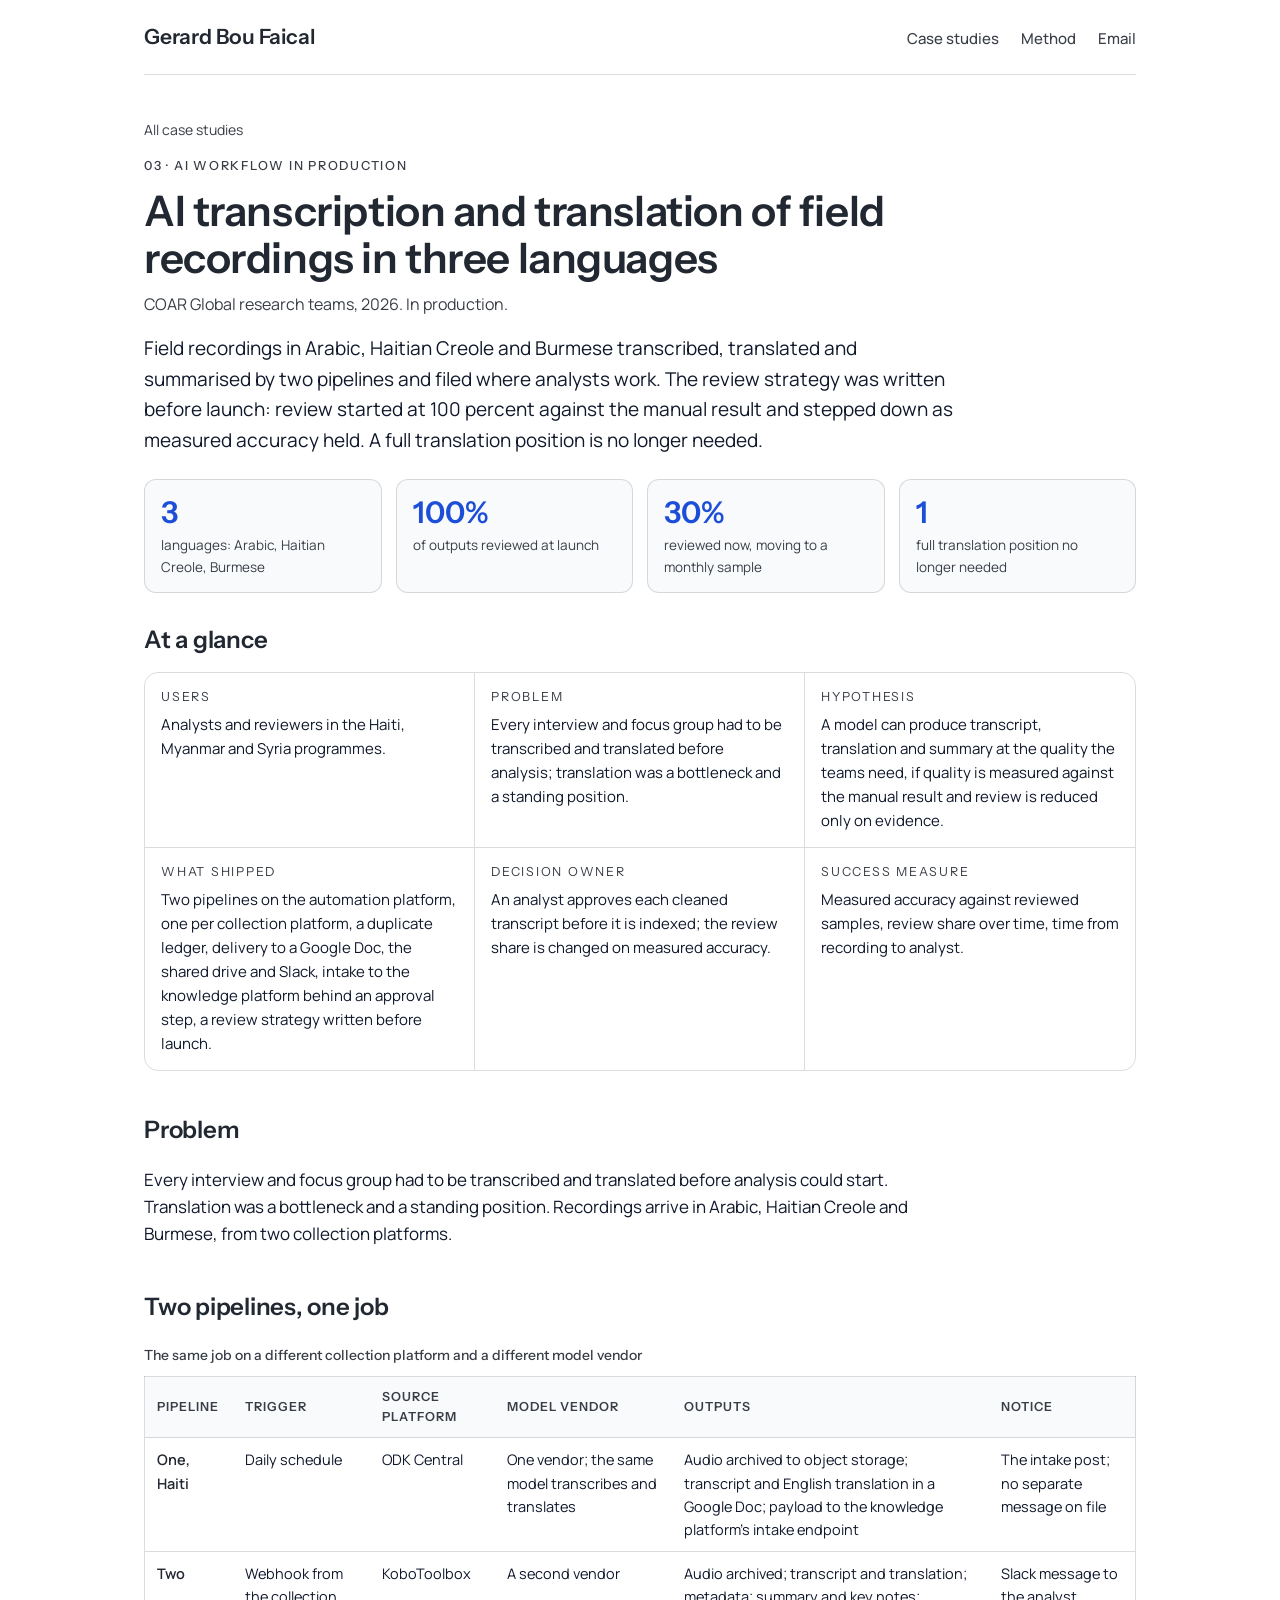
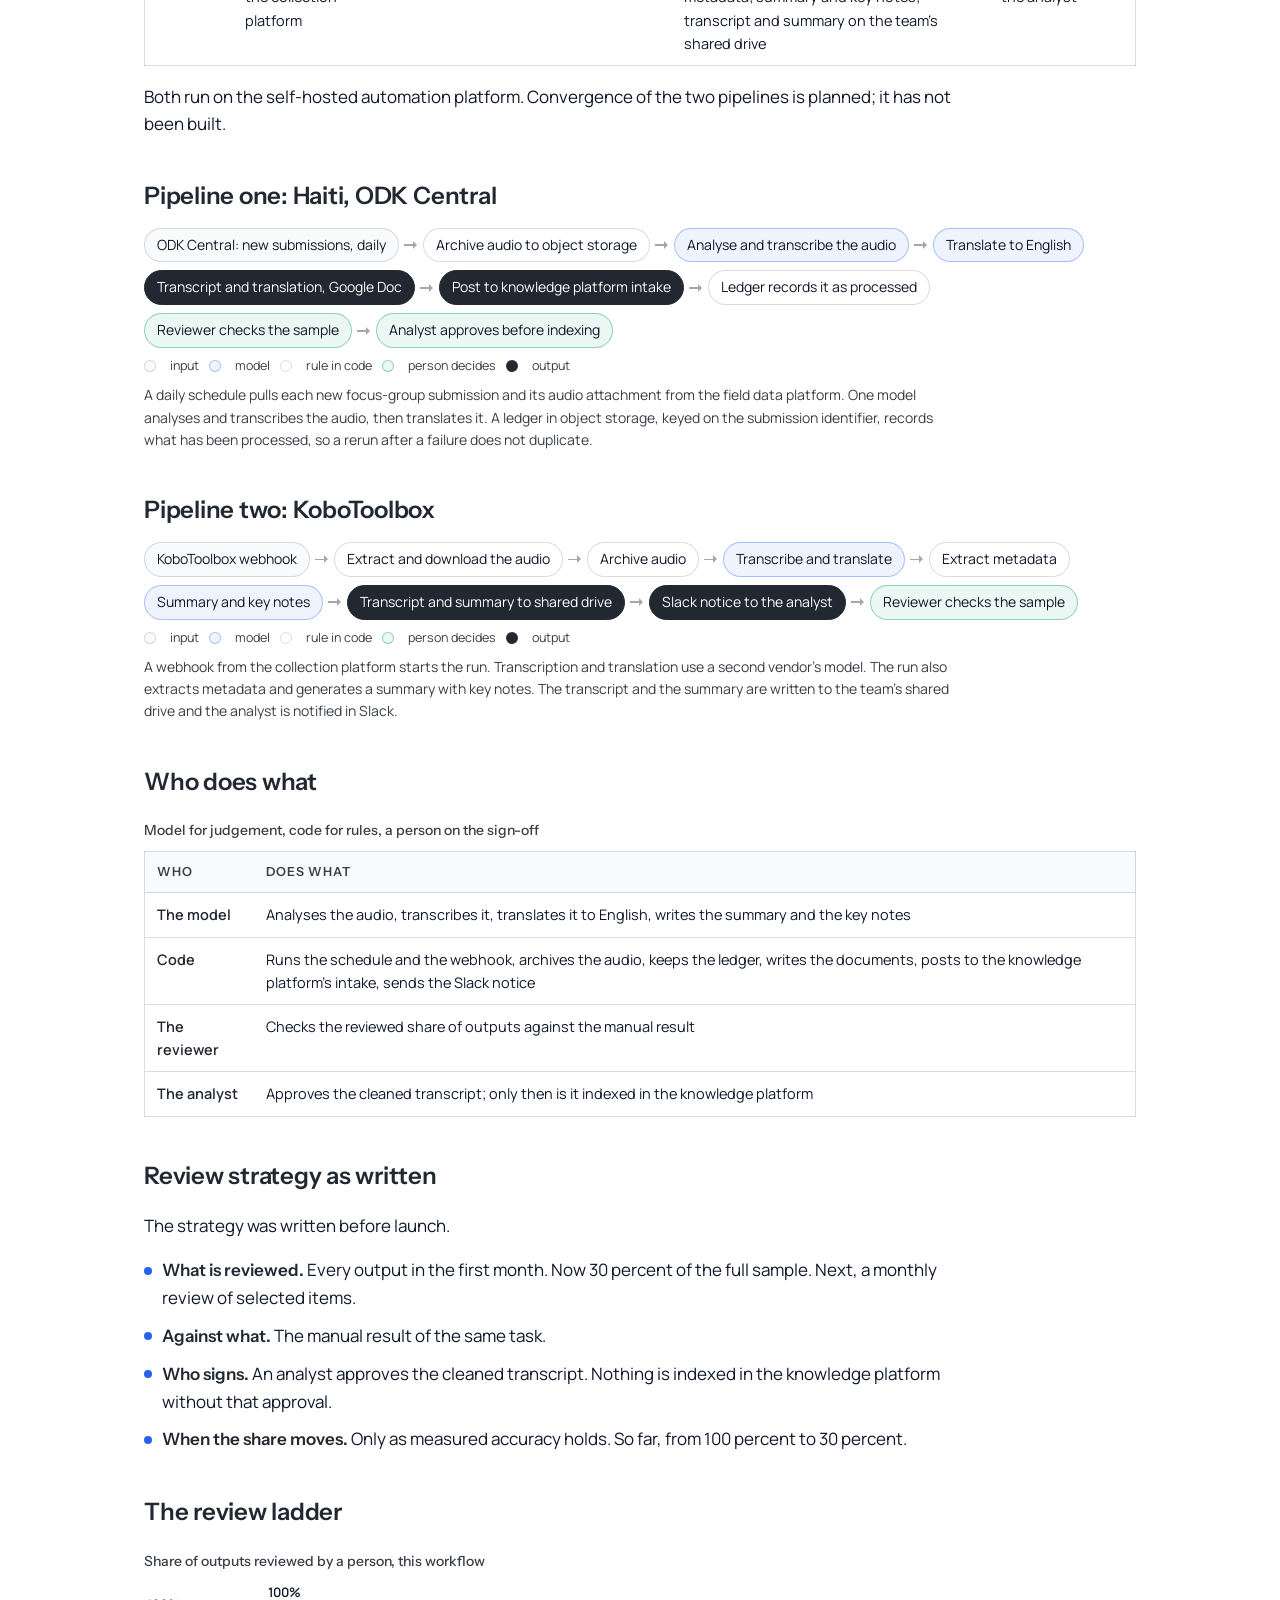
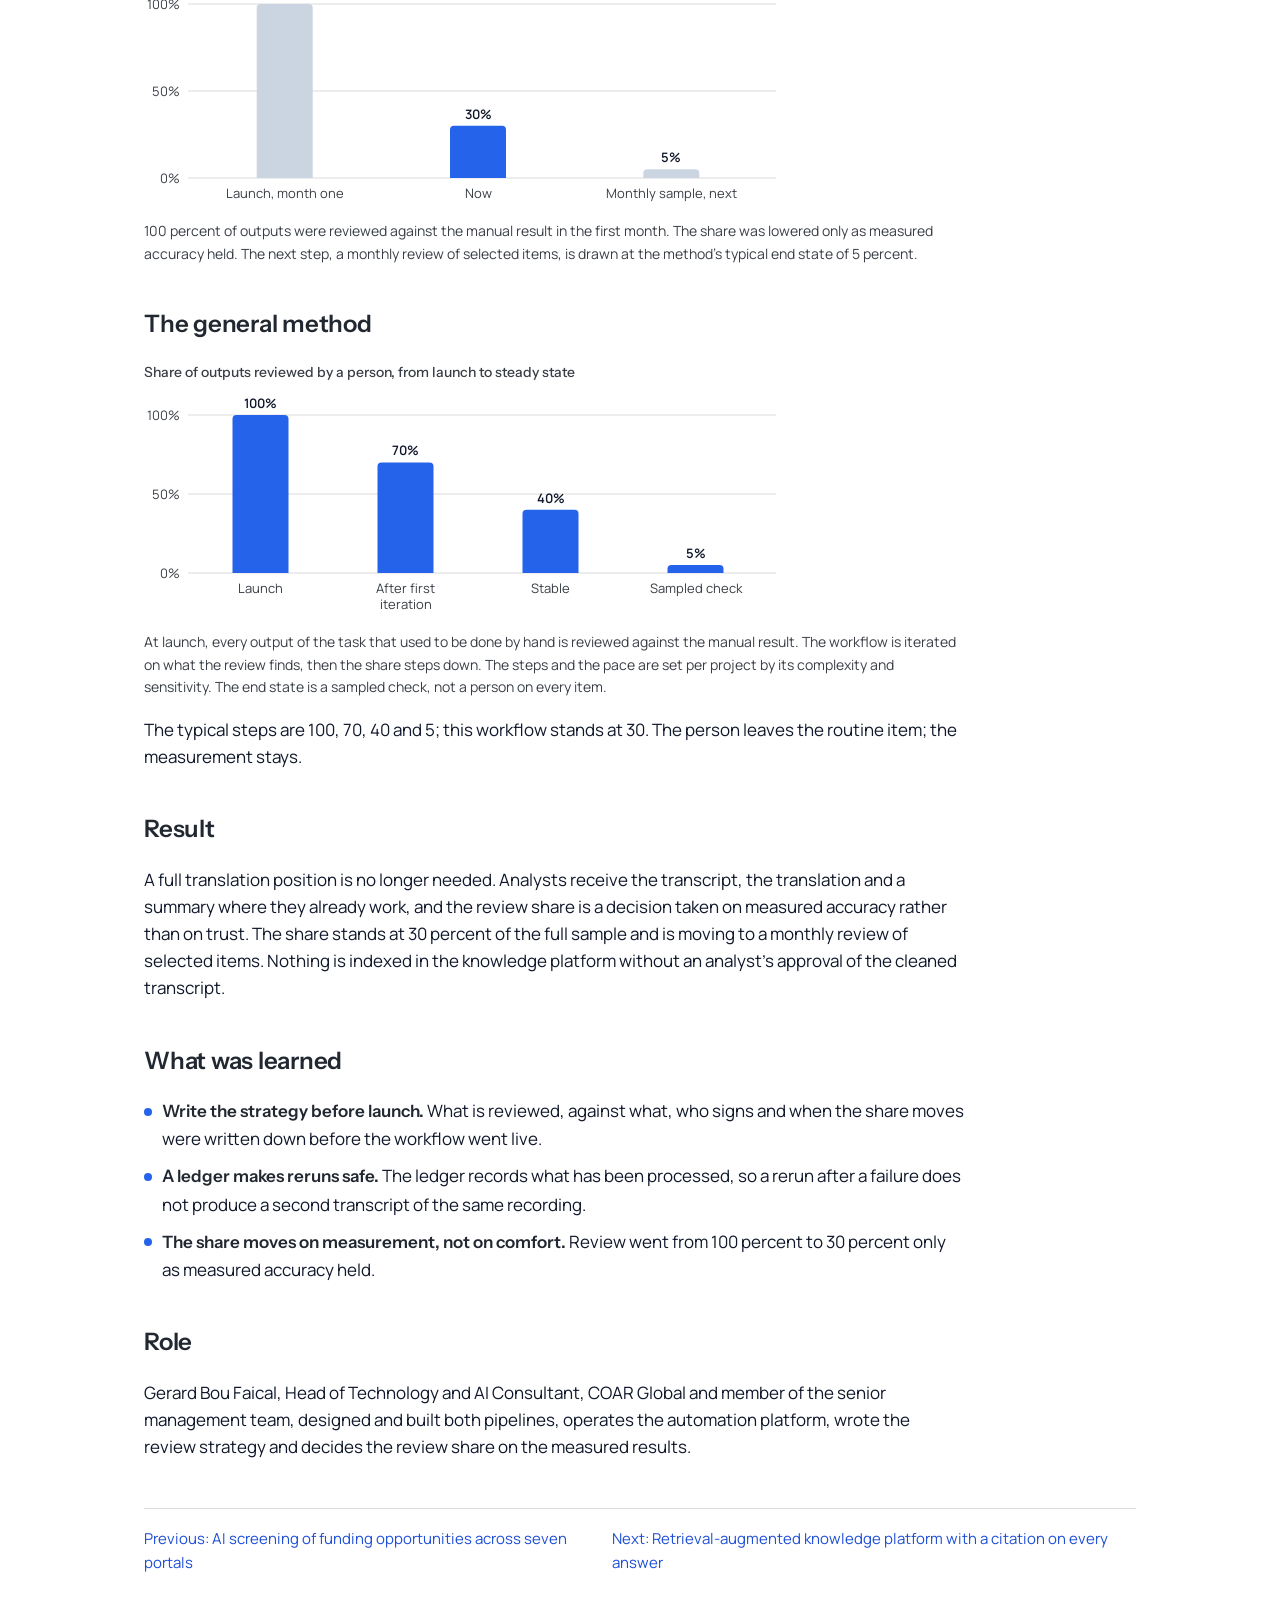
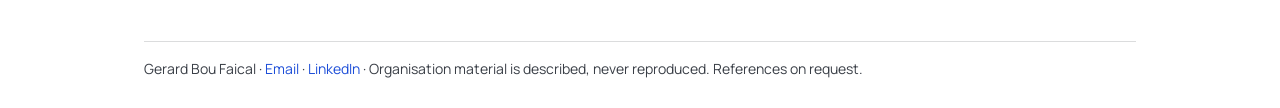
<file: field-recordings.html>
<!doctype html>
<html lang="en">
<head>
<meta charset="utf-8">
<meta name="viewport" content="width=device-width, initial-scale=1">
<title>AI transcription and translation of field recordings in three languages, a case study by Gerard Bou Faical</title>
<meta name="description" content="Field recordings in Arabic, Haitian Creole and Burmese transcribed, translated and summarised by two pipelines and filed where analysts work. The review strategy was written before launch: review started at 100 percent against the manual result and stepped down as measured accuracy held. A full translation position is no longer needed.">
<meta name="robots" content="noindex">
<meta property="og:title" content="AI transcription and translation of field recordings in three languages, a case study by Gerard Bou Faical">
<meta property="og:description" content="Field recordings in Arabic, Haitian Creole and Burmese transcribed, translated and summarised by two pipelines and filed where analysts work. The review strategy was written before launch: review started at 100 percent against the manual result and stepped down as measured accuracy held. A full translation position is no longer needed.">
<meta property="og:type" content="article">
<link rel="icon" href="data:image/svg+xml,%3Csvg xmlns='http://www.w3.org/2000/svg' width='32' height='32' viewBox='0 0 32 32'%3E%3Crect width='32' height='32' rx='7' fill='%231d4ed8'/%3E%3Ctext x='16' y='21.5' text-anchor='middle' font-family='Instrument Sans,system-ui,sans-serif' font-size='15' font-weight='600' fill='%23fff'%3EGB%3C/text%3E%3C/svg%3E">
<link rel="preconnect" href="https://fonts.googleapis.com">
<link rel="preconnect" href="https://fonts.gstatic.com" crossorigin>
<link href="https://fonts.googleapis.com/css2?family=Instrument+Sans:wght@400;500;600&family=Manrope:wght@400;500;600&display=swap" rel="stylesheet">
<link rel="stylesheet" href="style.css">
</head>
<body>
<a class="skip" href="#main">Skip to content</a>
<div class="wrap">
<header class="site"><a class="brand" href="index.html">Gerard Bou Faical</a>
<nav aria-label="Site"><a href="index.html#cases">Case studies</a><a href="index.html#method">Method</a><a href="mailto:gerardboufaysal@gmail.com">Email</a></nav></header>
<main id="main">
<article class="case">
<a class="back" href="index.html">All case studies</a>
<div class="kicker">03 · AI workflow in production</div>
<h1>AI transcription and translation of field recordings in three languages</h1>
<p class="ctx">COAR Global research teams, 2026. In production.</p>
<p class="summary">Field recordings in Arabic, Haitian Creole and Burmese transcribed, translated and summarised by two pipelines and filed where analysts work. The review strategy was written before launch: review started at 100 percent against the manual result and stepped down as measured accuracy held. A full translation position is no longer needed.</p>
<div class="tiles"><div class="tile"><div class="v">3</div><div class="l">languages: Arabic, Haitian Creole, Burmese</div></div><div class="tile"><div class="v">100%</div><div class="l">of outputs reviewed at launch</div></div><div class="tile"><div class="v">30%</div><div class="l">reviewed now, moving to a monthly sample</div></div><div class="tile"><div class="v">1</div><div class="l">full translation position no longer needed</div></div></div>
<h2>At a glance</h2>
<dl class="glance"><div><dt>Users</dt><dd>Analysts and reviewers in the Haiti, Myanmar and Syria programmes.</dd></div><div><dt>Problem</dt><dd>Every interview and focus group had to be transcribed and translated before analysis; translation was a bottleneck and a standing position.</dd></div><div><dt>Hypothesis</dt><dd>A model can produce transcript, translation and summary at the quality the teams need, if quality is measured against the manual result and review is reduced only on evidence.</dd></div><div><dt>What shipped</dt><dd>Two pipelines on the automation platform, one per collection platform, a duplicate ledger, delivery to a Google Doc, the shared drive and Slack, intake to the knowledge platform behind an approval step, a review strategy written before launch.</dd></div><div><dt>Decision owner</dt><dd>An analyst approves each cleaned transcript before it is indexed; the review share is changed on measured accuracy.</dd></div><div><dt>Success measure</dt><dd>Measured accuracy against reviewed samples, review share over time, time from recording to analyst.</dd></div></dl>
<h2>Problem</h2><p>Every interview and focus group had to be transcribed and translated before analysis could start. Translation was a bottleneck and a standing position. Recordings arrive in Arabic, Haitian Creole and Burmese, from two collection platforms.</p><h2>Two pipelines, one job</h2><figure class="mx"><figcaption>The same job on a different collection platform and a different model vendor</figcaption><table class="matrix"><thead><tr><th>Pipeline</th><th>Trigger</th><th>Source platform</th><th>Model vendor</th><th>Outputs</th><th>Notice</th></tr></thead><tbody><tr><td>One, Haiti</td><td>Daily schedule</td><td>ODK Central</td><td>One vendor; the same model transcribes and translates</td><td>Audio archived to object storage; transcript and English translation in a Google Doc; payload to the knowledge platform's intake endpoint</td><td>The intake post; no separate message on file</td></tr><tr><td>Two</td><td>Webhook from the collection platform</td><td>KoboToolbox</td><td>A second vendor</td><td>Audio archived; transcript and translation; metadata; summary and key notes; transcript and summary on the team's shared drive</td><td>Slack message to the analyst</td></tr></tbody></table></figure><p>Both run on the self-hosted automation platform. Convergence of the two pipelines is planned; it has not been built.</p><h2>Pipeline one: Haiti, ODK Central</h2><div class="flow"><span class="step"><span class="arrow"></span><span class="chip in">ODK Central: new submissions, daily</span></span><span class="step"><span class="arrow"></span><span class="chip rule">Archive audio to object storage</span></span><span class="step"><span class="arrow"></span><span class="chip model">Analyse and transcribe the audio</span></span><span class="step"><span class="arrow"></span><span class="chip model">Translate to English</span></span><span class="step"><span class="arrow"></span><span class="chip out">Transcript and translation, Google Doc</span></span><span class="step"><span class="arrow"></span><span class="chip out">Post to knowledge platform intake</span></span><span class="step"><span class="arrow"></span><span class="chip rule">Ledger records it as processed</span></span><span class="step"><span class="arrow"></span><span class="chip human">Reviewer checks the sample</span></span><span class="step"><span class="arrow"></span><span class="chip human">Analyst approves before indexing</span></span></div><div class="flow-key"><span class="k in"></span>input <span class="k model"></span>model <span class="k rule"></span>rule in code <span class="k human"></span>person decides <span class="k out"></span>output</div><p class="fig-note">A daily schedule pulls each new focus-group submission and its audio attachment from the field data platform. One model analyses and transcribes the audio, then translates it. A ledger in object storage, keyed on the submission identifier, records what has been processed, so a rerun after a failure does not duplicate.</p><h2>Pipeline two: KoboToolbox</h2><div class="flow"><span class="step"><span class="arrow"></span><span class="chip in">KoboToolbox webhook</span></span><span class="step"><span class="arrow"></span><span class="chip rule">Extract and download the audio</span></span><span class="step"><span class="arrow"></span><span class="chip rule">Archive audio</span></span><span class="step"><span class="arrow"></span><span class="chip model">Transcribe and translate</span></span><span class="step"><span class="arrow"></span><span class="chip">Extract metadata</span></span><span class="step"><span class="arrow"></span><span class="chip model">Summary and key notes</span></span><span class="step"><span class="arrow"></span><span class="chip out">Transcript and summary to shared drive</span></span><span class="step"><span class="arrow"></span><span class="chip out">Slack notice to the analyst</span></span><span class="step"><span class="arrow"></span><span class="chip human">Reviewer checks the sample</span></span></div><div class="flow-key"><span class="k in"></span>input <span class="k model"></span>model <span class="k rule"></span>rule in code <span class="k human"></span>person decides <span class="k out"></span>output</div><p class="fig-note">A webhook from the collection platform starts the run. Transcription and translation use a second vendor's model. The run also extracts metadata and generates a summary with key notes. The transcript and the summary are written to the team's shared drive and the analyst is notified in Slack.</p><h2>Who does what</h2><figure class="mx"><figcaption>Model for judgement, code for rules, a person on the sign-off</figcaption><table class="matrix"><thead><tr><th>Who</th><th>Does what</th></tr></thead><tbody><tr><td>The model</td><td>Analyses the audio, transcribes it, translates it to English, writes the summary and the key notes</td></tr><tr><td>Code</td><td>Runs the schedule and the webhook, archives the audio, keeps the ledger, writes the documents, posts to the knowledge platform's intake, sends the Slack notice</td></tr><tr><td>The reviewer</td><td>Checks the reviewed share of outputs against the manual result</td></tr><tr><td>The analyst</td><td>Approves the cleaned transcript; only then is it indexed in the knowledge platform</td></tr></tbody></table></figure><h2>Review strategy as written</h2><p>The strategy was written before launch.</p><ul class="pts"><li><b>What is reviewed.</b> Every output in the first month. Now 30 percent of the full sample. Next, a monthly review of selected items.</li><li><b>Against what.</b> The manual result of the same task.</li><li><b>Who signs.</b> An analyst approves the cleaned transcript. Nothing is indexed in the knowledge platform without that approval.</li><li><b>When the share moves.</b> Only as measured accuracy holds. So far, from 100 percent to 30 percent.</li></ul><h2>The review ladder</h2><figure><figcaption>Share of outputs reviewed by a person, this workflow</figcaption><svg class="chart wide" viewBox="0 0 640 230" role="img" aria-label="Share of outputs reviewed by a person, this workflow"><line x1="44" x2="632" y1="196.0" y2="196.0" class="grid"/><text x="36" y="200.5" text-anchor="end" class="tick">0%</text><line x1="44" x2="632" y1="109.0" y2="109.0" class="grid"/><text x="36" y="113.5" text-anchor="end" class="tick">50%</text><line x1="44" x2="632" y1="22.0" y2="22.0" class="grid"/><text x="36" y="26.5" text-anchor="end" class="tick">100%</text><path d="M112.7,196.0v-170.0a4,4 0 0 1 4,-4h48.0a4,4 0 0 1 4,4v170.0z" class="bar soft"><title>Launch, month one: 100% reviewed</title></path><text x="140.7" y="15.0" text-anchor="middle" class="val">100%</text><text x="140.7" y="216.0" text-anchor="middle" class="lab"><tspan x="140.7" dy="0">Launch, month one</tspan></text><path d="M306.0,196.0v-48.2a4,4 0 0 1 4,-4h48.0a4,4 0 0 1 4,4v48.2z" class="bar blue"><title>Now: 30% reviewed</title></path><text x="334.0" y="136.8" text-anchor="middle" class="val">30%</text><text x="334.0" y="216.0" text-anchor="middle" class="lab"><tspan x="334.0" dy="0">Now</tspan></text><path d="M499.3,196.0v-4.7a4,4 0 0 1 4,-4h48.0a4,4 0 0 1 4,4v4.7z" class="bar soft"><title>Monthly sample, next: 5% reviewed</title></path><text x="527.3" y="180.3" text-anchor="middle" class="val">5%</text><text x="527.3" y="216.0" text-anchor="middle" class="lab"><tspan x="527.3" dy="0">Monthly sample, next</tspan></text></svg><svg class="chart narrow" viewBox="0 0 320 230" role="img" aria-label="Share of outputs reviewed by a person, this workflow"><line x1="0" x2="320" y1="180.0" y2="180.0" class="grid"/><path d="M26.7,180.0v-154.0a4,4 0 0 1 4,-4h45.3a4,4 0 0 1 4,4v154.0z" class="bar soft"><title>Launch, month one: 100% reviewed</title></path><text x="53.3" y="15.0" text-anchor="middle" class="val">100%</text><text x="53.3" y="200.0" text-anchor="middle" class="lab"><tspan x="53.3" dy="0">Launch, month</tspan><tspan x="53.3" dy="16">one</tspan></text><path d="M133.3,180.0v-43.4a4,4 0 0 1 4,-4h45.3a4,4 0 0 1 4,4v43.4z" class="bar blue"><title>Now: 30% reviewed</title></path><text x="160.0" y="125.6" text-anchor="middle" class="val">30%</text><text x="160.0" y="200.0" text-anchor="middle" class="lab"><tspan x="160.0" dy="0">Now</tspan></text><path d="M240.0,180.0v-3.9a4,4 0 0 1 4,-4h45.3a4,4 0 0 1 4,4v3.9z" class="bar soft"><title>Monthly sample, next: 5% reviewed</title></path><text x="266.7" y="165.1" text-anchor="middle" class="val">5%</text><text x="266.7" y="200.0" text-anchor="middle" class="lab"><tspan x="266.7" dy="0">Monthly</tspan><tspan x="266.7" dy="16">sample, next</tspan></text></svg><p class="fig-note">100 percent of outputs were reviewed against the manual result in the first month. The share was lowered only as measured accuracy held. The next step, a monthly review of selected items, is drawn at the method's typical end state of 5 percent.</p></figure><h2>The general method</h2><figure><figcaption>Share of outputs reviewed by a person, from launch to steady state</figcaption><svg class="chart wide" viewBox="0 0 640 230" role="img" aria-label="Share of outputs reviewed by a person, from launch to steady state"><line x1="44" x2="632" y1="180.0" y2="180.0" class="grid"/><text x="36" y="184.5" text-anchor="end" class="tick">0%</text><line x1="44" x2="632" y1="101.0" y2="101.0" class="grid"/><text x="36" y="105.5" text-anchor="end" class="tick">50%</text><line x1="44" x2="632" y1="22.0" y2="22.0" class="grid"/><text x="36" y="26.5" text-anchor="end" class="tick">100%</text><path d="M88.5,180.0v-154.0a4,4 0 0 1 4,-4h48.0a4,4 0 0 1 4,4v154.0z" class="bar blue"><title>Launch: 100% reviewed</title></path><text x="116.5" y="15.0" text-anchor="middle" class="val">100%</text><text x="116.5" y="200.0" text-anchor="middle" class="lab"><tspan x="116.5" dy="0">Launch</tspan></text><path d="M233.5,180.0v-106.6a4,4 0 0 1 4,-4h48.0a4,4 0 0 1 4,4v106.6z" class="bar blue"><title>After first iteration: 70% reviewed</title></path><text x="261.5" y="62.4" text-anchor="middle" class="val">70%</text><text x="261.5" y="200.0" text-anchor="middle" class="lab"><tspan x="261.5" dy="0">After first</tspan><tspan x="261.5" dy="16">iteration</tspan></text><path d="M378.5,180.0v-59.2a4,4 0 0 1 4,-4h48.0a4,4 0 0 1 4,4v59.2z" class="bar blue"><title>Stable: 40% reviewed</title></path><text x="406.5" y="109.8" text-anchor="middle" class="val">40%</text><text x="406.5" y="200.0" text-anchor="middle" class="lab"><tspan x="406.5" dy="0">Stable</tspan></text><path d="M523.5,180.0v-3.9a4,4 0 0 1 4,-4h48.0a4,4 0 0 1 4,4v3.9z" class="bar blue"><title>Sampled check: 5% reviewed</title></path><text x="551.5" y="165.1" text-anchor="middle" class="val">5%</text><text x="551.5" y="200.0" text-anchor="middle" class="lab"><tspan x="551.5" dy="0">Sampled check</tspan></text></svg><svg class="chart narrow" viewBox="0 0 320 230" role="img" aria-label="Share of outputs reviewed by a person, from launch to steady state"><line x1="0" x2="320" y1="164.0" y2="164.0" class="grid"/><path d="M20.0,164.0v-138.0a4,4 0 0 1 4,-4h32.0a4,4 0 0 1 4,4v138.0z" class="bar blue"><title>Launch: 100% reviewed</title></path><text x="40.0" y="15.0" text-anchor="middle" class="val">100%</text><text x="40.0" y="184.0" text-anchor="middle" class="lab"><tspan x="40.0" dy="0">Launch</tspan></text><path d="M100.0,164.0v-95.4a4,4 0 0 1 4,-4h32.0a4,4 0 0 1 4,4v95.4z" class="bar blue"><title>After first iteration: 70% reviewed</title></path><text x="120.0" y="57.6" text-anchor="middle" class="val">70%</text><text x="120.0" y="184.0" text-anchor="middle" class="lab"><tspan x="120.0" dy="0">After</tspan><tspan x="120.0" dy="16">first</tspan><tspan x="120.0" dy="16">iteration</tspan></text><path d="M180.0,164.0v-52.8a4,4 0 0 1 4,-4h32.0a4,4 0 0 1 4,4v52.8z" class="bar blue"><title>Stable: 40% reviewed</title></path><text x="200.0" y="100.2" text-anchor="middle" class="val">40%</text><text x="200.0" y="184.0" text-anchor="middle" class="lab"><tspan x="200.0" dy="0">Stable</tspan></text><path d="M260.0,164.0v-3.1a4,4 0 0 1 4,-4h32.0a4,4 0 0 1 4,4v3.1z" class="bar blue"><title>Sampled check: 5% reviewed</title></path><text x="280.0" y="149.9" text-anchor="middle" class="val">5%</text><text x="280.0" y="184.0" text-anchor="middle" class="lab"><tspan x="280.0" dy="0">Sampled</tspan><tspan x="280.0" dy="16">check</tspan></text></svg><p class="fig-note">At launch, every output of the task that used to be done by hand is reviewed against the manual result. The workflow is iterated on what the review finds, then the share steps down. The steps and the pace are set per project by its complexity and sensitivity. The end state is a sampled check, not a person on every item.</p></figure><p>The typical steps are 100, 70, 40 and 5; this workflow stands at 30. The person leaves the routine item; the measurement stays.</p><h2>Result</h2><p>A full translation position is no longer needed. Analysts receive the transcript, the translation and a summary where they already work, and the review share is a decision taken on measured accuracy rather than on trust. The share stands at 30 percent of the full sample and is moving to a monthly review of selected items. Nothing is indexed in the knowledge platform without an analyst's approval of the cleaned transcript.</p><h2>What was learned</h2><ul class="pts"><li><b>Write the strategy before launch.</b> What is reviewed, against what, who signs and when the share moves were written down before the workflow went live.</li><li><b>A ledger makes reruns safe.</b> The ledger records what has been processed, so a rerun after a failure does not produce a second transcript of the same recording.</li><li><b>The share moves on measurement, not on comfort.</b> Review went from 100 percent to 30 percent only as measured accuracy held.</li></ul><h2>Role</h2><p>Gerard Bou Faical, Head of Technology and AI Consultant, COAR Global and member of the senior management team, designed and built both pipelines, operates the automation platform, wrote the review strategy and decides the review share on the measured results.</p>
<div class="pager"><a href="opportunity-screening.html">Previous: AI screening of funding opportunities across seven portals</a><a href="knowledge-platform.html">Next: Retrieval-augmented knowledge platform with a citation on every answer</a></div>
</article>
</main>
<footer>Gerard Bou Faical · <a href="mailto:gerardboufaysal@gmail.com">Email</a> · <a href="https://linkedin.com/in/gerardboufaysal">LinkedIn</a> · Organisation material is described, never reproduced. References on request.</footer>
</div>
</body>
</html>
</file>
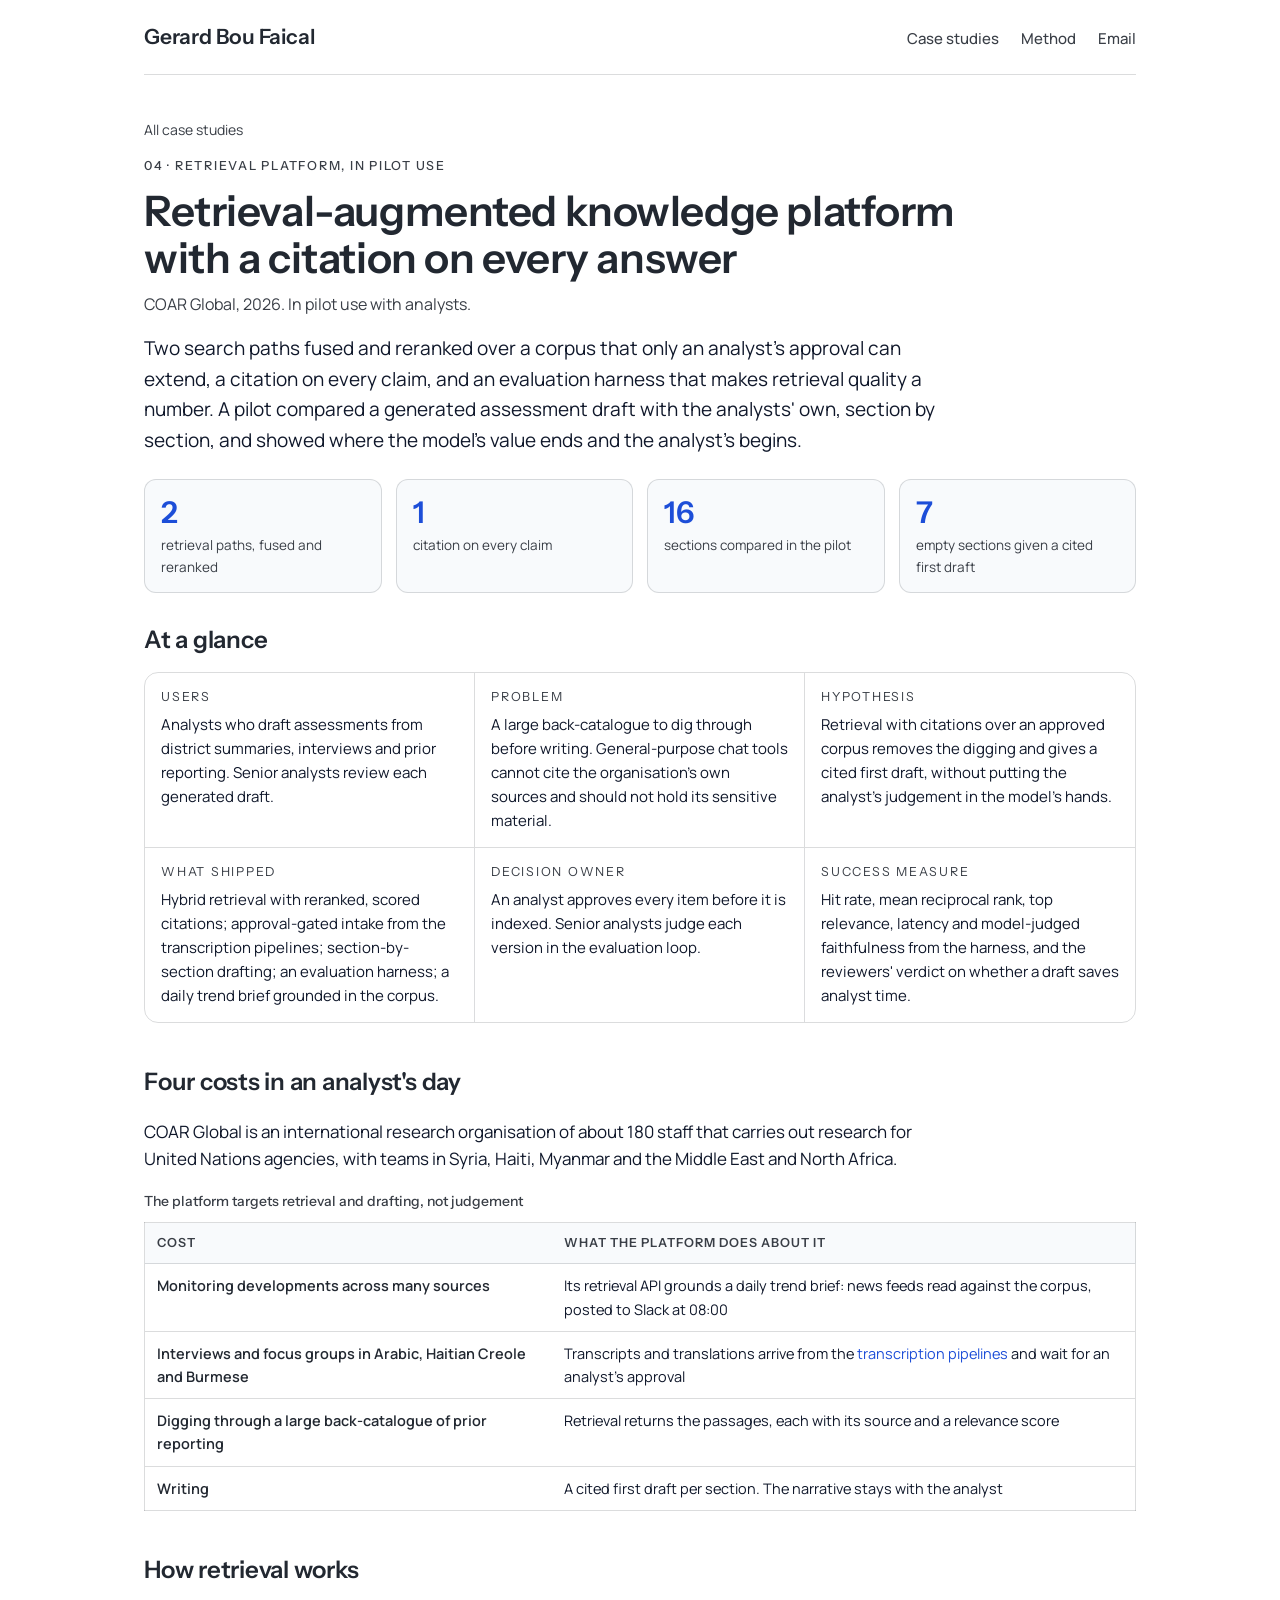
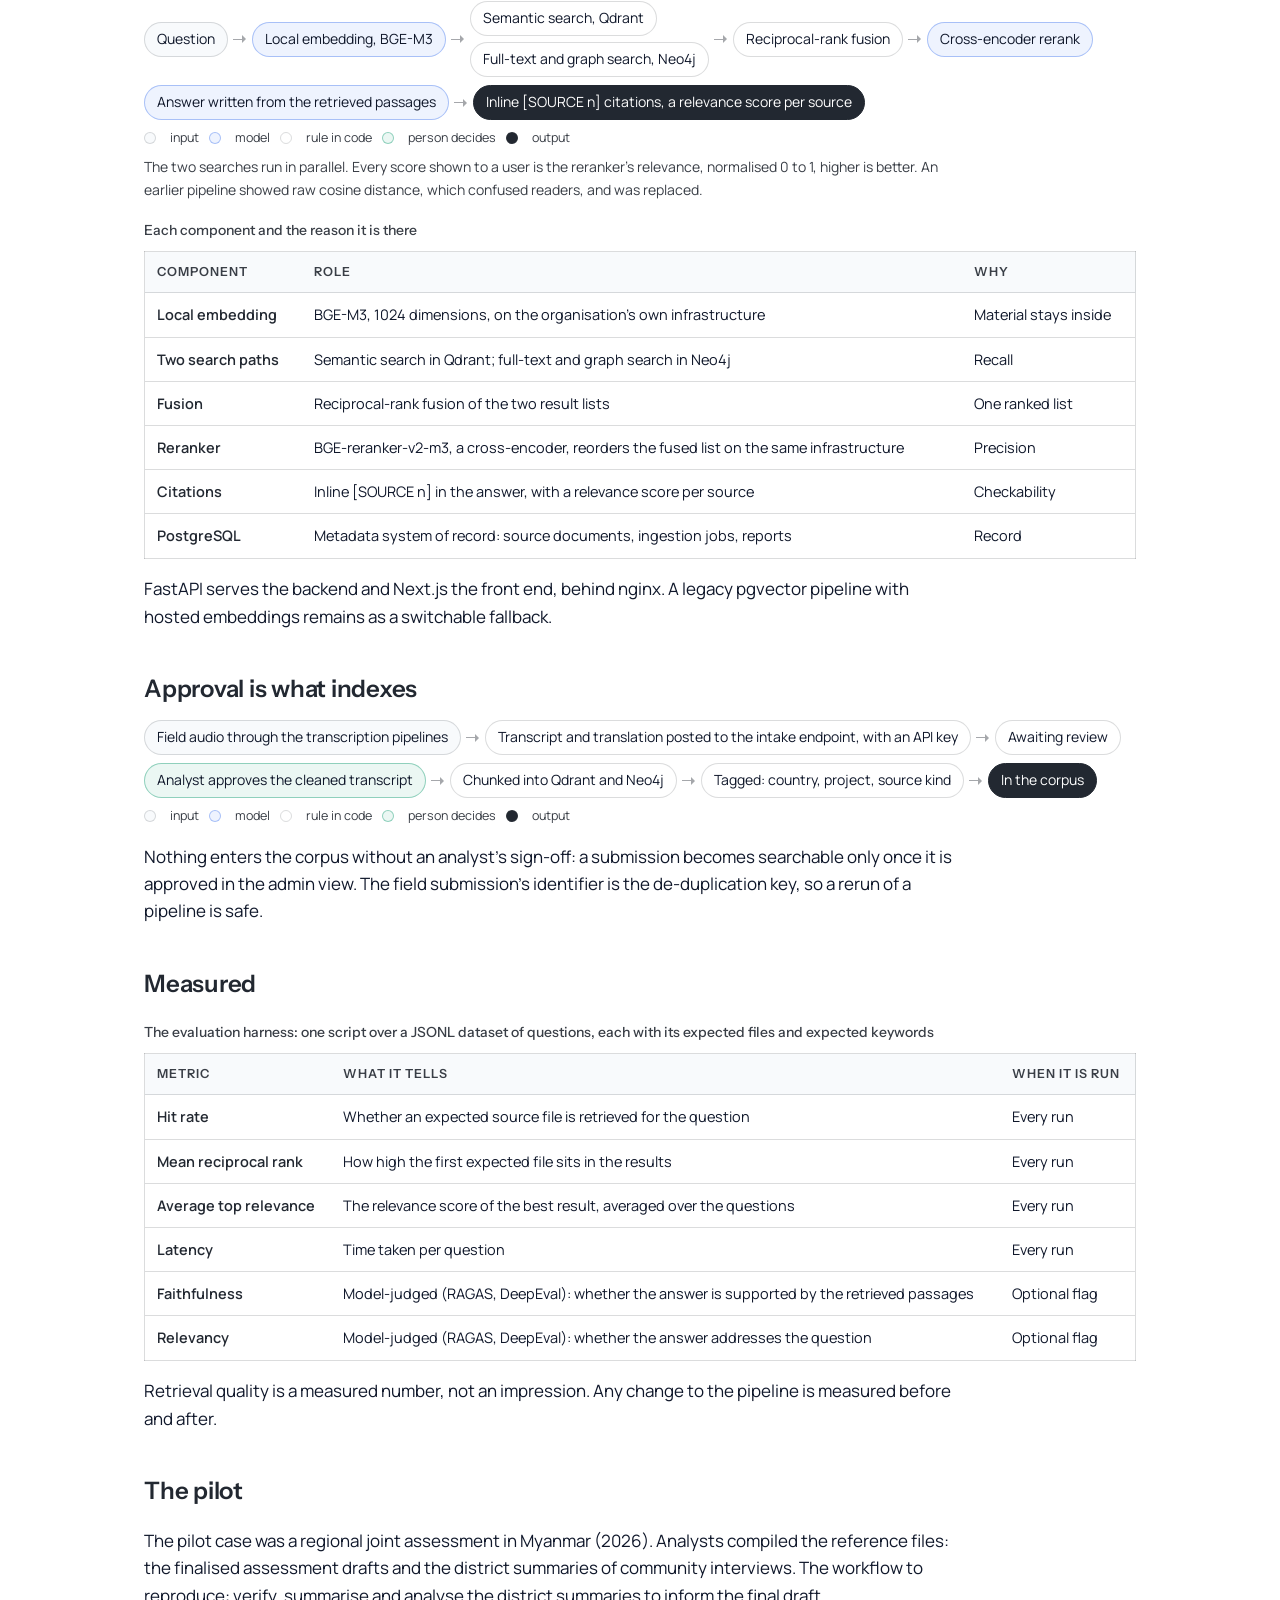
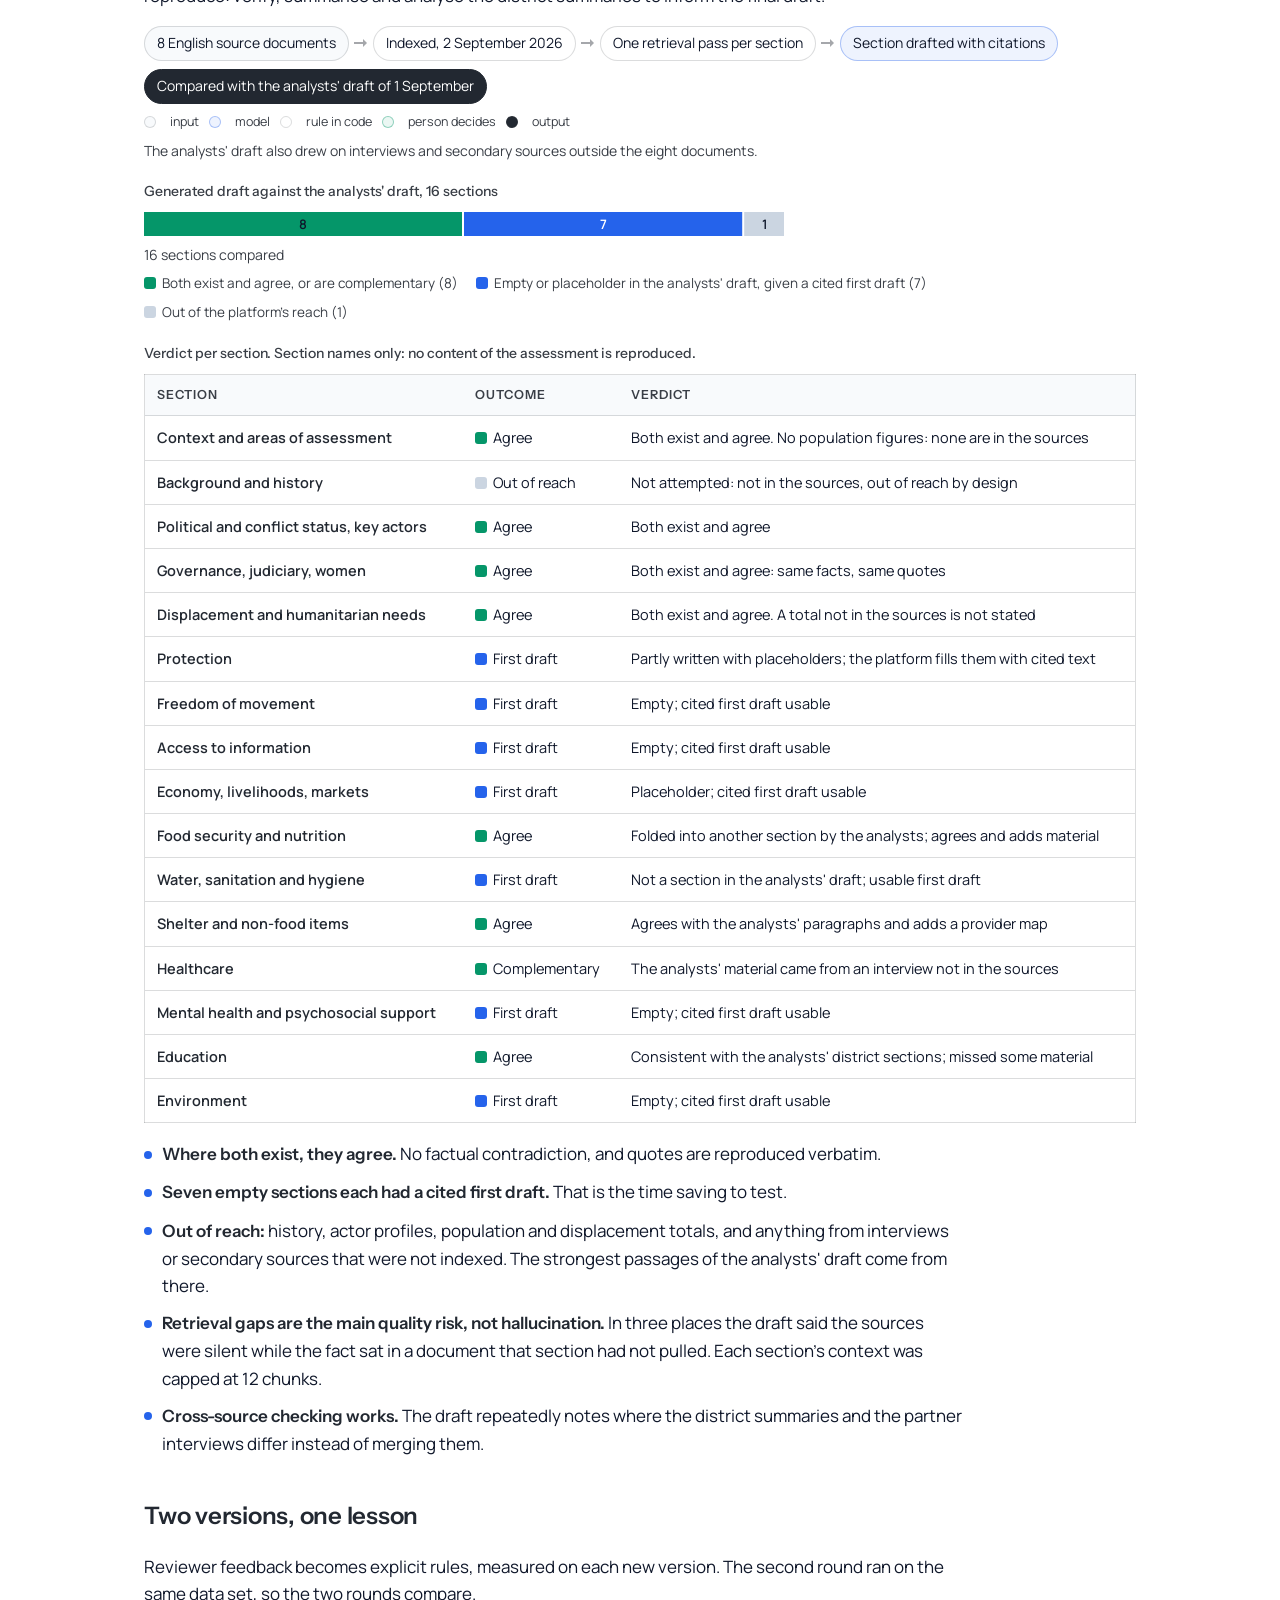
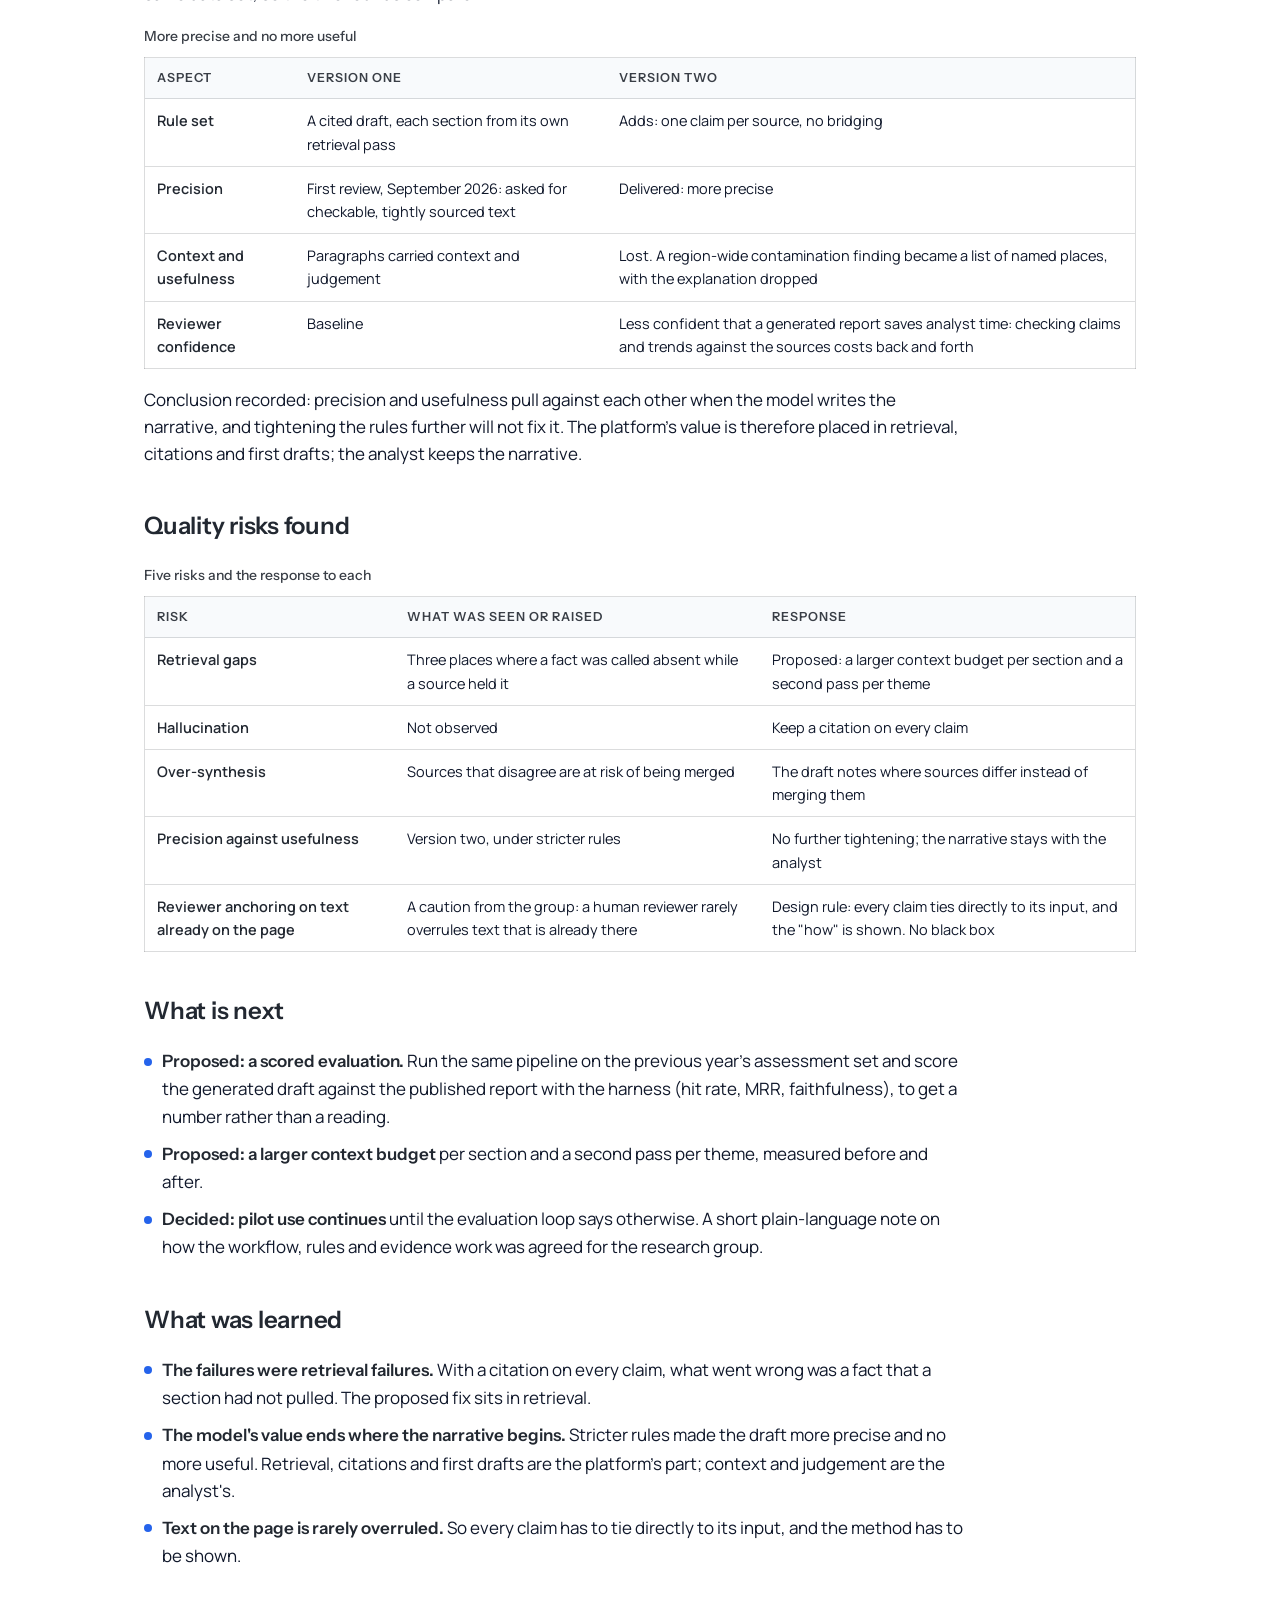
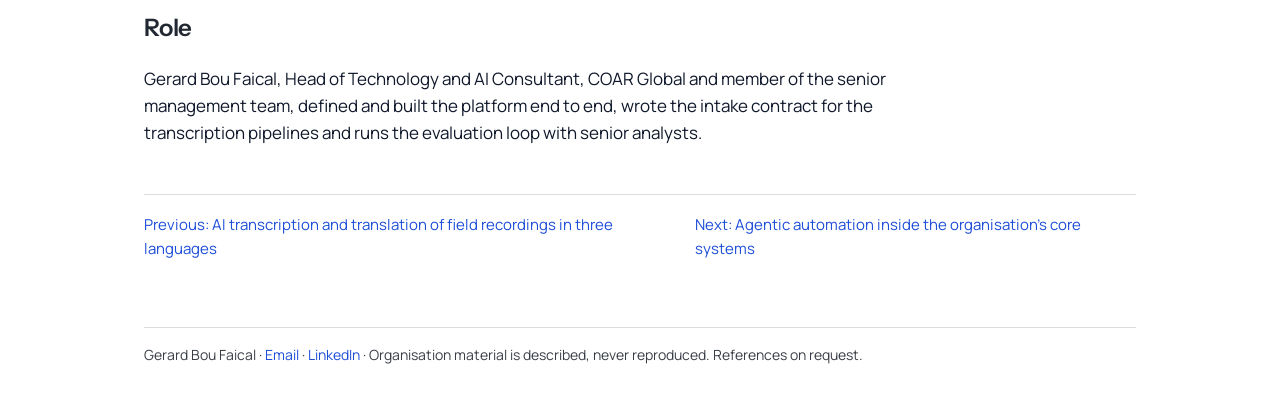
<file: knowledge-platform.html>
<!doctype html>
<html lang="en">
<head>
<meta charset="utf-8">
<meta name="viewport" content="width=device-width, initial-scale=1">
<title>Retrieval-augmented knowledge platform with a citation on every answer, a case study by Gerard Bou Faical</title>
<meta name="description" content="Two search paths fused and reranked over a corpus that only an analyst&#x27;s approval can extend, a citation on every claim, and an evaluation harness that makes retrieval quality a number. A pilot compared a generated assessment draft with the analysts&#x27; own, section by section, and showed where the model&#x27;s value ends and the analyst&#x27;s begins.">
<meta name="robots" content="noindex">
<meta property="og:title" content="Retrieval-augmented knowledge platform with a citation on every answer, a case study by Gerard Bou Faical">
<meta property="og:description" content="Two search paths fused and reranked over a corpus that only an analyst&#x27;s approval can extend, a citation on every claim, and an evaluation harness that makes retrieval quality a number. A pilot compared a generated assessment draft with the analysts&#x27; own, section by section, and showed where the model&#x27;s value ends and the analyst&#x27;s begins.">
<meta property="og:type" content="article">
<link rel="icon" href="data:image/svg+xml,%3Csvg xmlns='http://www.w3.org/2000/svg' width='32' height='32' viewBox='0 0 32 32'%3E%3Crect width='32' height='32' rx='7' fill='%231d4ed8'/%3E%3Ctext x='16' y='21.5' text-anchor='middle' font-family='Instrument Sans,system-ui,sans-serif' font-size='15' font-weight='600' fill='%23fff'%3EGB%3C/text%3E%3C/svg%3E">
<link rel="preconnect" href="https://fonts.googleapis.com">
<link rel="preconnect" href="https://fonts.gstatic.com" crossorigin>
<link href="https://fonts.googleapis.com/css2?family=Instrument+Sans:wght@400;500;600&family=Manrope:wght@400;500;600&display=swap" rel="stylesheet">
<link rel="stylesheet" href="style.css">
</head>
<body>
<a class="skip" href="#main">Skip to content</a>
<div class="wrap">
<header class="site"><a class="brand" href="index.html">Gerard Bou Faical</a>
<nav aria-label="Site"><a href="index.html#cases">Case studies</a><a href="index.html#method">Method</a><a href="mailto:gerardboufaysal@gmail.com">Email</a></nav></header>
<main id="main">
<article class="case">
<a class="back" href="index.html">All case studies</a>
<div class="kicker">04 · Retrieval platform, in pilot use</div>
<h1>Retrieval-augmented knowledge platform with a citation on every answer</h1>
<p class="ctx">COAR Global, 2026. In pilot use with analysts.</p>
<p class="summary">Two search paths fused and reranked over a corpus that only an analyst's approval can extend, a citation on every claim, and an evaluation harness that makes retrieval quality a number. A pilot compared a generated assessment draft with the analysts' own, section by section, and showed where the model's value ends and the analyst's begins.</p>
<div class="tiles"><div class="tile"><div class="v">2</div><div class="l">retrieval paths, fused and reranked</div></div><div class="tile"><div class="v">1</div><div class="l">citation on every claim</div></div><div class="tile"><div class="v">16</div><div class="l">sections compared in the pilot</div></div><div class="tile"><div class="v">7</div><div class="l">empty sections given a cited first draft</div></div></div>
<h2>At a glance</h2>
<dl class="glance"><div><dt>Users</dt><dd>Analysts who draft assessments from district summaries, interviews and prior reporting. Senior analysts review each generated draft.</dd></div><div><dt>Problem</dt><dd>A large back-catalogue to dig through before writing. General-purpose chat tools cannot cite the organisation's own sources and should not hold its sensitive material.</dd></div><div><dt>Hypothesis</dt><dd>Retrieval with citations over an approved corpus removes the digging and gives a cited first draft, without putting the analyst's judgement in the model's hands.</dd></div><div><dt>What shipped</dt><dd>Hybrid retrieval with reranked, scored citations; approval-gated intake from the transcription pipelines; section-by-section drafting; an evaluation harness; a daily trend brief grounded in the corpus.</dd></div><div><dt>Decision owner</dt><dd>An analyst approves every item before it is indexed. Senior analysts judge each version in the evaluation loop.</dd></div><div><dt>Success measure</dt><dd>Hit rate, mean reciprocal rank, top relevance, latency and model-judged faithfulness from the harness, and the reviewers' verdict on whether a draft saves analyst time.</dd></div></dl>
<h2>Four costs in an analyst's day</h2><p>COAR Global is an international research organisation of about 180 staff that carries out research for United Nations agencies, with teams in Syria, Haiti, Myanmar and the Middle East and North Africa.</p><figure class="mx"><figcaption>The platform targets retrieval and drafting, not judgement</figcaption><table class="matrix"><thead><tr><th>Cost</th><th>What the platform does about it</th></tr></thead><tbody><tr><td>Monitoring developments across many sources</td><td>Its retrieval API grounds a daily trend brief: news feeds read against the corpus, posted to Slack at 08:00</td></tr><tr><td>Interviews and focus groups in Arabic, Haitian Creole and Burmese</td><td>Transcripts and translations arrive from the <a href="field-recordings.html">transcription pipelines</a> and wait for an analyst's approval</td></tr><tr><td>Digging through a large back-catalogue of prior reporting</td><td>Retrieval returns the passages, each with its source and a relevance score</td></tr><tr><td>Writing</td><td>A cited first draft per section. The narrative stays with the analyst</td></tr></tbody></table></figure><h2>How retrieval works</h2><div class="flow"><span class="step"><span class="arrow"></span><span class="chip in">Question</span></span><span class="step"><span class="arrow"></span><span class="chip model">Local embedding, BGE-M3</span></span><span class="step"><span class="arrow"></span><span class="par"><span class="step"><span class="chip rule">Semantic search, Qdrant</span></span><span class="step"><span class="chip rule">Full-text and graph search, Neo4j</span></span></span></span><span class="step"><span class="arrow"></span><span class="chip rule">Reciprocal-rank fusion</span></span><span class="step"><span class="arrow"></span><span class="chip model">Cross-encoder rerank</span></span><span class="step"><span class="arrow"></span><span class="chip model">Answer written from the retrieved passages</span></span><span class="step"><span class="arrow"></span><span class="chip out">Inline [SOURCE n] citations, a relevance score per source</span></span></div><div class="flow-key"><span class="k in"></span>input <span class="k model"></span>model <span class="k rule"></span>rule in code <span class="k human"></span>person decides <span class="k out"></span>output</div><p class="fig-note">The two searches run in parallel. Every score shown to a user is the reranker's relevance, normalised 0 to 1, higher is better. An earlier pipeline showed raw cosine distance, which confused readers, and was replaced.</p><figure class="mx"><figcaption>Each component and the reason it is there</figcaption><table class="matrix wide"><thead><tr><th>Component</th><th>Role</th><th>Why</th></tr></thead><tbody><tr><td>Local embedding</td><td>BGE-M3, 1024 dimensions, on the organisation's own infrastructure</td><td>Material stays inside</td></tr><tr><td>Two search paths</td><td>Semantic search in Qdrant; full-text and graph search in Neo4j</td><td>Recall</td></tr><tr><td>Fusion</td><td>Reciprocal-rank fusion of the two result lists</td><td>One ranked list</td></tr><tr><td>Reranker</td><td>BGE-reranker-v2-m3, a cross-encoder, reorders the fused list on the same infrastructure</td><td>Precision</td></tr><tr><td>Citations</td><td>Inline [SOURCE n] in the answer, with a relevance score per source</td><td>Checkability</td></tr><tr><td>PostgreSQL</td><td>Metadata system of record: source documents, ingestion jobs, reports</td><td>Record</td></tr></tbody></table></figure><p>FastAPI serves the backend and Next.js the front end, behind nginx. A legacy pgvector pipeline with hosted embeddings remains as a switchable fallback.</p><h2>Approval is what indexes</h2><div class="flow"><span class="step"><span class="arrow"></span><span class="chip in">Field audio through the transcription pipelines</span></span><span class="step"><span class="arrow"></span><span class="chip rule">Transcript and translation posted to the intake endpoint, with an API key</span></span><span class="step"><span class="arrow"></span><span class="chip rule">Awaiting review</span></span><span class="step"><span class="arrow"></span><span class="chip human">Analyst approves the cleaned transcript</span></span><span class="step"><span class="arrow"></span><span class="chip rule">Chunked into Qdrant and Neo4j</span></span><span class="step"><span class="arrow"></span><span class="chip rule">Tagged: country, project, source kind</span></span><span class="step"><span class="arrow"></span><span class="chip out">In the corpus</span></span></div><div class="flow-key"><span class="k in"></span>input <span class="k model"></span>model <span class="k rule"></span>rule in code <span class="k human"></span>person decides <span class="k out"></span>output</div><p>Nothing enters the corpus without an analyst's sign-off: a submission becomes searchable only once it is approved in the admin view. The field submission's identifier is the de-duplication key, so a rerun of a pipeline is safe.</p><h2>Measured</h2><figure class="mx"><figcaption>The evaluation harness: one script over a JSONL dataset of questions, each with its expected files and expected keywords</figcaption><table class="matrix wide"><thead><tr><th>Metric</th><th>What it tells</th><th>When it is run</th></tr></thead><tbody><tr><td>Hit rate</td><td>Whether an expected source file is retrieved for the question</td><td>Every run</td></tr><tr><td>Mean reciprocal rank</td><td>How high the first expected file sits in the results</td><td>Every run</td></tr><tr><td>Average top relevance</td><td>The relevance score of the best result, averaged over the questions</td><td>Every run</td></tr><tr><td>Latency</td><td>Time taken per question</td><td>Every run</td></tr><tr><td>Faithfulness</td><td>Model-judged (RAGAS, DeepEval): whether the answer is supported by the retrieved passages</td><td>Optional flag</td></tr><tr><td>Relevancy</td><td>Model-judged (RAGAS, DeepEval): whether the answer addresses the question</td><td>Optional flag</td></tr></tbody></table></figure><p>Retrieval quality is a measured number, not an impression. Any change to the pipeline is measured before and after.</p><h2>The pilot</h2><p>The pilot case was a regional joint assessment in Myanmar (2026). Analysts compiled the reference files: the finalised assessment drafts and the district summaries of community interviews. The workflow to reproduce: verify, summarise and analyse the district summaries to inform the final draft.</p><div class="flow"><span class="step"><span class="arrow"></span><span class="chip in">8 English source documents</span></span><span class="step"><span class="arrow"></span><span class="chip rule">Indexed, 2 September 2026</span></span><span class="step"><span class="arrow"></span><span class="chip rule">One retrieval pass per section</span></span><span class="step"><span class="arrow"></span><span class="chip model">Section drafted with citations</span></span><span class="step"><span class="arrow"></span><span class="chip out">Compared with the analysts' draft of 1 September</span></span></div><div class="flow-key"><span class="k in"></span>input <span class="k model"></span>model <span class="k rule"></span>rule in code <span class="k human"></span>person decides <span class="k out"></span>output</div><p class="fig-note">The analysts' draft also drew on interviews and secondary sources outside the eight documents.</p><figure><figcaption>Generated draft against the analysts' draft, 16 sections</figcaption><svg class="chart wide" viewBox="0 0 640 24" role="img" aria-label="Generated draft against the analysts&#x27; draft, 16 sections"><rect x="0.0" y="0" width="318.0" height="24" class="bar green"><title>Both exist and agree, or are complementary: 8</title></rect><text x="159.0" y="16.5" text-anchor="middle" class="inbar">8</text><rect x="320.0" y="0" width="278.2" height="24" class="bar blue"><title>Empty or placeholder in the analysts' draft, given a cited first draft: 7</title></rect><text x="459.1" y="16.5" text-anchor="middle" class="inbar on-blue">7</text><rect x="600.2" y="0" width="39.8" height="24" class="bar soft"><title>Out of the platform's reach: 1</title></rect><text x="620.1" y="16.5" text-anchor="middle" class="inbar">1</text></svg><svg class="chart narrow" viewBox="0 0 320 24" role="img" aria-label="Generated draft against the analysts&#x27; draft, 16 sections"><rect x="0.0" y="0" width="158.0" height="24" class="bar green"><title>Both exist and agree, or are complementary: 8</title></rect><text x="79.0" y="16.5" text-anchor="middle" class="inbar">8</text><rect x="160.0" y="0" width="138.2" height="24" class="bar blue"><title>Empty or placeholder in the analysts' draft, given a cited first draft: 7</title></rect><text x="229.1" y="16.5" text-anchor="middle" class="inbar on-blue">7</text><rect x="300.2" y="0" width="19.8" height="24" class="bar soft"><title>Out of the platform's reach: 1</title></rect></svg><p class="fig-note">16 sections compared</p><div class="legend"><span><i class="sw green"></i>Both exist and agree, or are complementary (8)</span><span><i class="sw blue"></i>Empty or placeholder in the analysts' draft, given a cited first draft (7)</span><span><i class="sw soft"></i>Out of the platform's reach (1)</span></div></figure><figure class="mx"><figcaption>Verdict per section. Section names only: no content of the assessment is reproduced.</figcaption><table class="matrix wide"><thead><tr><th>Section</th><th>Outcome</th><th>Verdict</th></tr></thead><tbody><tr><td>Context and areas of assessment</td><td><span class="nw"><i class="sw green"></i>Agree</span></td><td>Both exist and agree. No population figures: none are in the sources</td></tr><tr><td>Background and history</td><td><span class="nw"><i class="sw soft"></i>Out of reach</span></td><td>Not attempted: not in the sources, out of reach by design</td></tr><tr><td>Political and conflict status, key actors</td><td><span class="nw"><i class="sw green"></i>Agree</span></td><td>Both exist and agree</td></tr><tr><td>Governance, judiciary, women</td><td><span class="nw"><i class="sw green"></i>Agree</span></td><td>Both exist and agree: same facts, same quotes</td></tr><tr><td>Displacement and humanitarian needs</td><td><span class="nw"><i class="sw green"></i>Agree</span></td><td>Both exist and agree. A total not in the sources is not stated</td></tr><tr><td>Protection</td><td><span class="nw"><i class="sw blue"></i>First draft</span></td><td>Partly written with placeholders; the platform fills them with cited text</td></tr><tr><td>Freedom of movement</td><td><span class="nw"><i class="sw blue"></i>First draft</span></td><td>Empty; cited first draft usable</td></tr><tr><td>Access to information</td><td><span class="nw"><i class="sw blue"></i>First draft</span></td><td>Empty; cited first draft usable</td></tr><tr><td>Economy, livelihoods, markets</td><td><span class="nw"><i class="sw blue"></i>First draft</span></td><td>Placeholder; cited first draft usable</td></tr><tr><td>Food security and nutrition</td><td><span class="nw"><i class="sw green"></i>Agree</span></td><td>Folded into another section by the analysts; agrees and adds material</td></tr><tr><td>Water, sanitation and hygiene</td><td><span class="nw"><i class="sw blue"></i>First draft</span></td><td>Not a section in the analysts' draft; usable first draft</td></tr><tr><td>Shelter and non-food items</td><td><span class="nw"><i class="sw green"></i>Agree</span></td><td>Agrees with the analysts' paragraphs and adds a provider map</td></tr><tr><td>Healthcare</td><td><span class="nw"><i class="sw green"></i>Complementary</span></td><td>The analysts' material came from an interview not in the sources</td></tr><tr><td>Mental health and psychosocial support</td><td><span class="nw"><i class="sw blue"></i>First draft</span></td><td>Empty; cited first draft usable</td></tr><tr><td>Education</td><td><span class="nw"><i class="sw green"></i>Agree</span></td><td>Consistent with the analysts' district sections; missed some material</td></tr><tr><td>Environment</td><td><span class="nw"><i class="sw blue"></i>First draft</span></td><td>Empty; cited first draft usable</td></tr></tbody></table></figure><ul class="pts"><li><b>Where both exist, they agree.</b> No factual contradiction, and quotes are reproduced verbatim.</li><li><b>Seven empty sections each had a cited first draft.</b> That is the time saving to test.</li><li><b>Out of reach:</b> history, actor profiles, population and displacement totals, and anything from interviews or secondary sources that were not indexed. The strongest passages of the analysts' draft come from there.</li><li><b>Retrieval gaps are the main quality risk, not hallucination.</b> In three places the draft said the sources were silent while the fact sat in a document that section had not pulled. Each section's context was capped at 12 chunks.</li><li><b>Cross-source checking works.</b> The draft repeatedly notes where the district summaries and the partner interviews differ instead of merging them.</li></ul><h2>Two versions, one lesson</h2><p>Reviewer feedback becomes explicit rules, measured on each new version. The second round ran on the same data set, so the two rounds compare.</p><figure class="mx"><figcaption>More precise and no more useful</figcaption><table class="matrix wide"><thead><tr><th>Aspect</th><th>Version one</th><th>Version two</th></tr></thead><tbody><tr><td>Rule set</td><td>A cited draft, each section from its own retrieval pass</td><td>Adds: one claim per source, no bridging</td></tr><tr><td>Precision</td><td>First review, September 2026: asked for checkable, tightly sourced text</td><td>Delivered: more precise</td></tr><tr><td>Context and usefulness</td><td>Paragraphs carried context and judgement</td><td>Lost. A region-wide contamination finding became a list of named places, with the explanation dropped</td></tr><tr><td>Reviewer confidence</td><td>Baseline</td><td>Less confident that a generated report saves analyst time: checking claims and trends against the sources costs back and forth</td></tr></tbody></table></figure><p>Conclusion recorded: precision and usefulness pull against each other when the model writes the narrative, and tightening the rules further will not fix it. The platform's value is therefore placed in retrieval, citations and first drafts; the analyst keeps the narrative.</p><h2>Quality risks found</h2><figure class="mx"><figcaption>Five risks and the response to each</figcaption><table class="matrix wide"><thead><tr><th>Risk</th><th>What was seen or raised</th><th>Response</th></tr></thead><tbody><tr><td>Retrieval gaps</td><td>Three places where a fact was called absent while a source held it</td><td>Proposed: a larger context budget per section and a second pass per theme</td></tr><tr><td>Hallucination</td><td>Not observed</td><td>Keep a citation on every claim</td></tr><tr><td>Over-synthesis</td><td>Sources that disagree are at risk of being merged</td><td>The draft notes where sources differ instead of merging them</td></tr><tr><td>Precision against usefulness</td><td>Version two, under stricter rules</td><td>No further tightening; the narrative stays with the analyst</td></tr><tr><td>Reviewer anchoring on text already on the page</td><td>A caution from the group: a human reviewer rarely overrules text that is already there</td><td>Design rule: every claim ties directly to its input, and the "how" is shown. No black box</td></tr></tbody></table></figure><h2>What is next</h2><ul class="pts"><li><b>Proposed: a scored evaluation.</b> Run the same pipeline on the previous year's assessment set and score the generated draft against the published report with the harness (hit rate, MRR, faithfulness), to get a number rather than a reading.</li><li><b>Proposed: a larger context budget</b> per section and a second pass per theme, measured before and after.</li><li><b>Decided: pilot use continues</b> until the evaluation loop says otherwise. A short plain-language note on how the workflow, rules and evidence work was agreed for the research group.</li></ul><h2>What was learned</h2><ul class="pts"><li><b>The failures were retrieval failures.</b> With a citation on every claim, what went wrong was a fact that a section had not pulled. The proposed fix sits in retrieval.</li><li><b>The model's value ends where the narrative begins.</b> Stricter rules made the draft more precise and no more useful. Retrieval, citations and first drafts are the platform's part; context and judgement are the analyst's.</li><li><b>Text on the page is rarely overruled.</b> So every claim has to tie directly to its input, and the method has to be shown.</li></ul><h2>Role</h2><p>Gerard Bou Faical, Head of Technology and AI Consultant, COAR Global and member of the senior management team, defined and built the platform end to end, wrote the intake contract for the transcription pipelines and runs the evaluation loop with senior analysts.</p>
<div class="pager"><a href="field-recordings.html">Previous: AI transcription and translation of field recordings in three languages</a><a href="agents-inside-systems.html">Next: Agentic automation inside the organisation's core systems</a></div>
</article>
</main>
<footer>Gerard Bou Faical · <a href="mailto:gerardboufaysal@gmail.com">Email</a> · <a href="https://linkedin.com/in/gerardboufaysal">LinkedIn</a> · Organisation material is described, never reproduced. References on request.</footer>
</div>
</body>
</html>
</file>
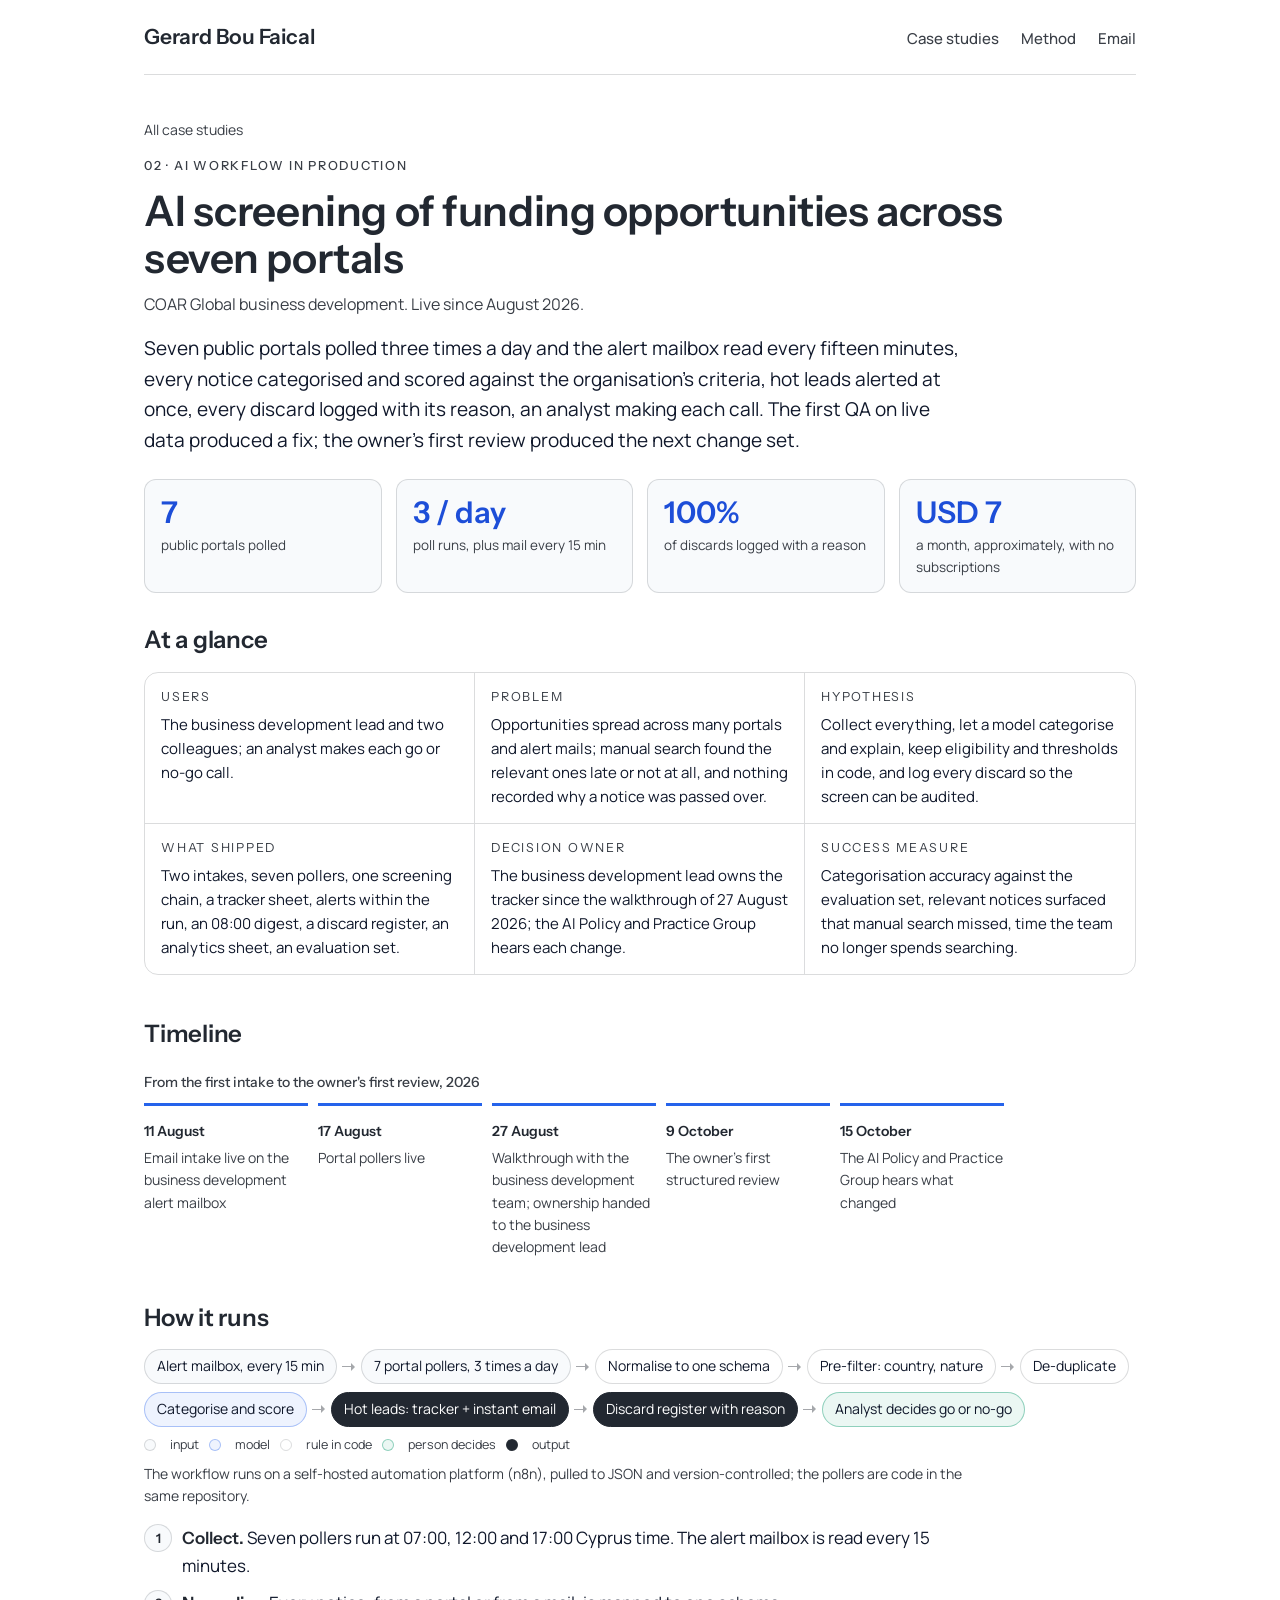
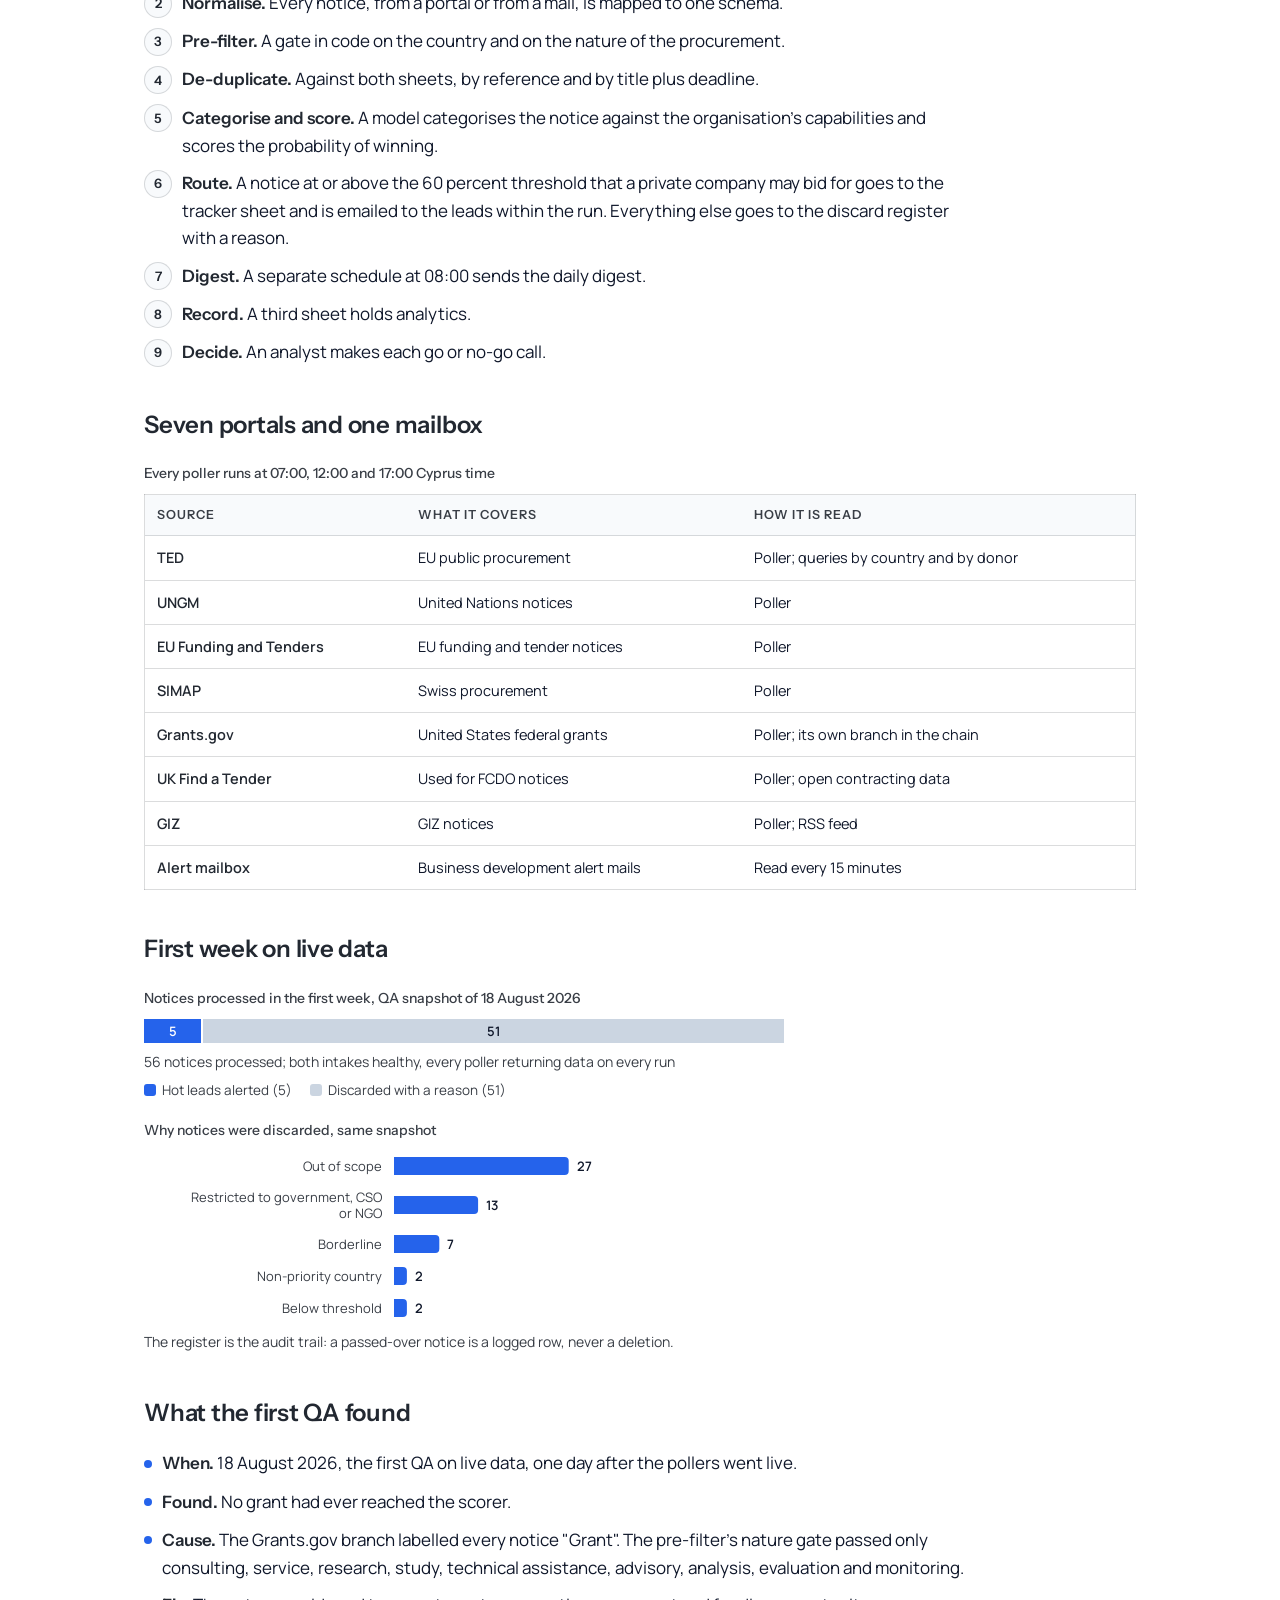
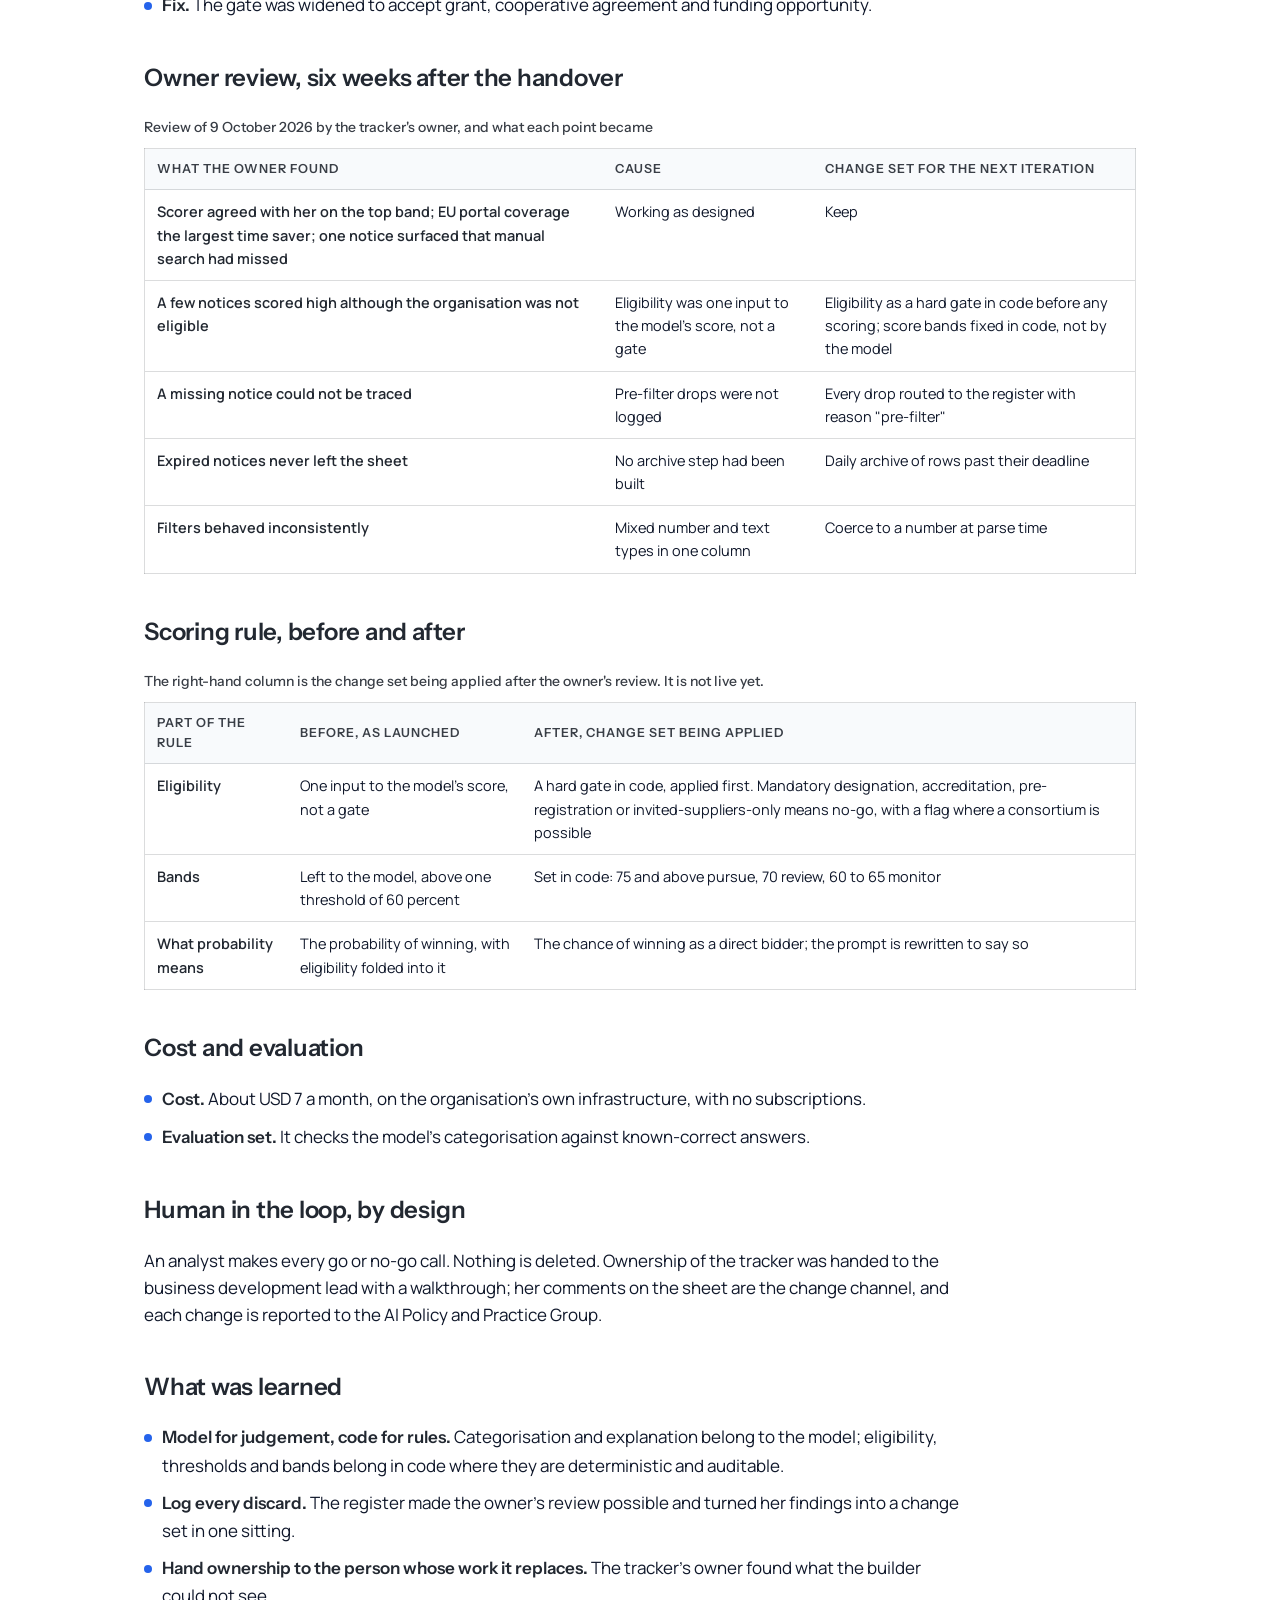
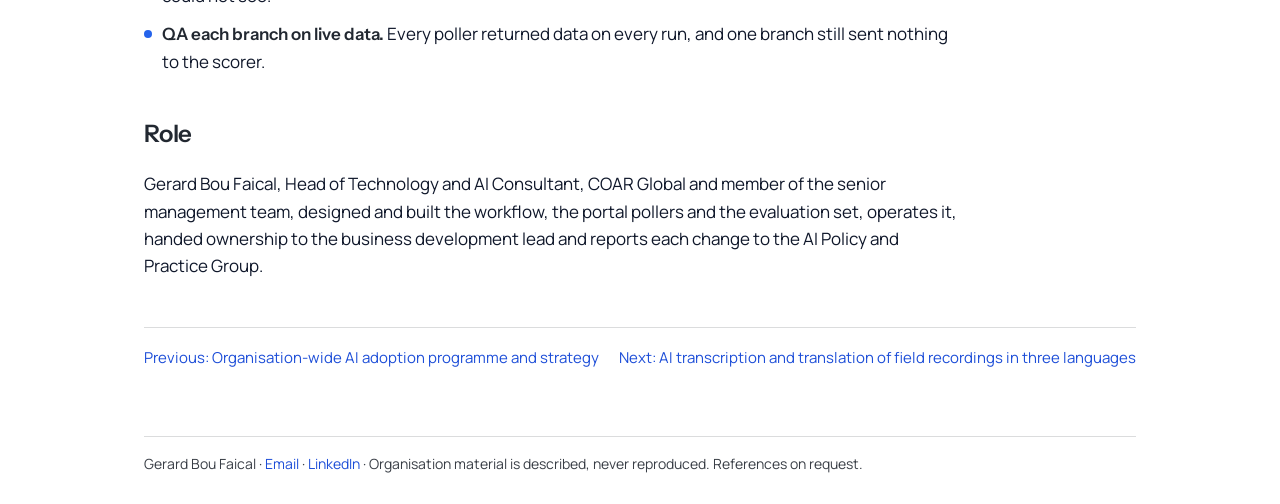
<file: opportunity-screening.html>
<!doctype html>
<html lang="en">
<head>
<meta charset="utf-8">
<meta name="viewport" content="width=device-width, initial-scale=1">
<title>AI screening of funding opportunities across seven portals, a case study by Gerard Bou Faical</title>
<meta name="description" content="Seven public portals polled three times a day and the alert mailbox read every fifteen minutes, every notice categorised and scored against the organisation&#x27;s criteria, hot leads alerted at once, every discard logged with its reason, an analyst making each call. The first QA on live data produced a fix; the owner&#x27;s first review produced the next change set.">
<meta name="robots" content="noindex">
<meta property="og:title" content="AI screening of funding opportunities across seven portals, a case study by Gerard Bou Faical">
<meta property="og:description" content="Seven public portals polled three times a day and the alert mailbox read every fifteen minutes, every notice categorised and scored against the organisation&#x27;s criteria, hot leads alerted at once, every discard logged with its reason, an analyst making each call. The first QA on live data produced a fix; the owner&#x27;s first review produced the next change set.">
<meta property="og:type" content="article">
<link rel="icon" href="data:image/svg+xml,%3Csvg xmlns='http://www.w3.org/2000/svg' width='32' height='32' viewBox='0 0 32 32'%3E%3Crect width='32' height='32' rx='7' fill='%231d4ed8'/%3E%3Ctext x='16' y='21.5' text-anchor='middle' font-family='Instrument Sans,system-ui,sans-serif' font-size='15' font-weight='600' fill='%23fff'%3EGB%3C/text%3E%3C/svg%3E">
<link rel="preconnect" href="https://fonts.googleapis.com">
<link rel="preconnect" href="https://fonts.gstatic.com" crossorigin>
<link href="https://fonts.googleapis.com/css2?family=Instrument+Sans:wght@400;500;600&family=Manrope:wght@400;500;600&display=swap" rel="stylesheet">
<link rel="stylesheet" href="style.css">
</head>
<body>
<a class="skip" href="#main">Skip to content</a>
<div class="wrap">
<header class="site"><a class="brand" href="index.html">Gerard Bou Faical</a>
<nav aria-label="Site"><a href="index.html#cases">Case studies</a><a href="index.html#method">Method</a><a href="mailto:gerardboufaysal@gmail.com">Email</a></nav></header>
<main id="main">
<article class="case">
<a class="back" href="index.html">All case studies</a>
<div class="kicker">02 · AI workflow in production</div>
<h1>AI screening of funding opportunities across seven portals</h1>
<p class="ctx">COAR Global business development. Live since August 2026.</p>
<p class="summary">Seven public portals polled three times a day and the alert mailbox read every fifteen minutes, every notice categorised and scored against the organisation's criteria, hot leads alerted at once, every discard logged with its reason, an analyst making each call. The first QA on live data produced a fix; the owner's first review produced the next change set.</p>
<div class="tiles"><div class="tile"><div class="v">7</div><div class="l">public portals polled</div></div><div class="tile"><div class="v">3 / day</div><div class="l">poll runs, plus mail every 15 min</div></div><div class="tile"><div class="v">100%</div><div class="l">of discards logged with a reason</div></div><div class="tile"><div class="v">USD 7</div><div class="l">a month, approximately, with no subscriptions</div></div></div>
<h2>At a glance</h2>
<dl class="glance"><div><dt>Users</dt><dd>The business development lead and two colleagues; an analyst makes each go or no-go call.</dd></div><div><dt>Problem</dt><dd>Opportunities spread across many portals and alert mails; manual search found the relevant ones late or not at all, and nothing recorded why a notice was passed over.</dd></div><div><dt>Hypothesis</dt><dd>Collect everything, let a model categorise and explain, keep eligibility and thresholds in code, and log every discard so the screen can be audited.</dd></div><div><dt>What shipped</dt><dd>Two intakes, seven pollers, one screening chain, a tracker sheet, alerts within the run, an 08:00 digest, a discard register, an analytics sheet, an evaluation set.</dd></div><div><dt>Decision owner</dt><dd>The business development lead owns the tracker since the walkthrough of 27 August 2026; the AI Policy and Practice Group hears each change.</dd></div><div><dt>Success measure</dt><dd>Categorisation accuracy against the evaluation set, relevant notices surfaced that manual search missed, time the team no longer spends searching.</dd></div></dl>
<h2>Timeline</h2><figure><figcaption>From the first intake to the owner's first review, 2026</figcaption><ol class="timeline"><li><b>11 August</b><span>Email intake live on the business development alert mailbox</span></li><li><b>17 August</b><span>Portal pollers live</span></li><li><b>27 August</b><span>Walkthrough with the business development team; ownership handed to the business development lead</span></li><li><b>9 October</b><span>The owner's first structured review</span></li><li><b>15 October</b><span>The AI Policy and Practice Group hears what changed</span></li></ol></figure><h2>How it runs</h2><div class="flow"><span class="step"><span class="arrow"></span><span class="chip in">Alert mailbox, every 15 min</span></span><span class="step"><span class="arrow"></span><span class="chip in">7 portal pollers, 3 times a day</span></span><span class="step"><span class="arrow"></span><span class="chip rule">Normalise to one schema</span></span><span class="step"><span class="arrow"></span><span class="chip rule">Pre-filter: country, nature</span></span><span class="step"><span class="arrow"></span><span class="chip rule">De-duplicate</span></span><span class="step"><span class="arrow"></span><span class="chip model">Categorise and score</span></span><span class="step"><span class="arrow"></span><span class="chip out">Hot leads: tracker + instant email</span></span><span class="step"><span class="arrow"></span><span class="chip out">Discard register with reason</span></span><span class="step"><span class="arrow"></span><span class="chip human">Analyst decides go or no-go</span></span></div><div class="flow-key"><span class="k in"></span>input <span class="k model"></span>model <span class="k rule"></span>rule in code <span class="k human"></span>person decides <span class="k out"></span>output</div><p class="fig-note">The workflow runs on a self-hosted automation platform (n8n), pulled to JSON and version-controlled; the pollers are code in the same repository.</p><ol class="steps"><li><b>Collect.</b> Seven pollers run at 07:00, 12:00 and 17:00 Cyprus time. The alert mailbox is read every 15 minutes.</li><li><b>Normalise.</b> Every notice, from a portal or from a mail, is mapped to one schema.</li><li><b>Pre-filter.</b> A gate in code on the country and on the nature of the procurement.</li><li><b>De-duplicate.</b> Against both sheets, by reference and by title plus deadline.</li><li><b>Categorise and score.</b> A model categorises the notice against the organisation's capabilities and scores the probability of winning.</li><li><b>Route.</b> A notice at or above the 60 percent threshold that a private company may bid for goes to the tracker sheet and is emailed to the leads within the run. Everything else goes to the discard register with a reason.</li><li><b>Digest.</b> A separate schedule at 08:00 sends the daily digest.</li><li><b>Record.</b> A third sheet holds analytics.</li><li><b>Decide.</b> An analyst makes each go or no-go call.</li></ol><h2>Seven portals and one mailbox</h2><figure class="mx"><figcaption>Every poller runs at 07:00, 12:00 and 17:00 Cyprus time</figcaption><table class="matrix"><thead><tr><th>Source</th><th>What it covers</th><th>How it is read</th></tr></thead><tbody><tr><td>TED</td><td>EU public procurement</td><td>Poller; queries by country and by donor</td></tr><tr><td>UNGM</td><td>United Nations notices</td><td>Poller</td></tr><tr><td>EU Funding and Tenders</td><td>EU funding and tender notices</td><td>Poller</td></tr><tr><td>SIMAP</td><td>Swiss procurement</td><td>Poller</td></tr><tr><td>Grants.gov</td><td>United States federal grants</td><td>Poller; its own branch in the chain</td></tr><tr><td>UK Find a Tender</td><td>Used for FCDO notices</td><td>Poller; open contracting data</td></tr><tr><td>GIZ</td><td>GIZ notices</td><td>Poller; RSS feed</td></tr><tr><td>Alert mailbox</td><td>Business development alert mails</td><td>Read every 15 minutes</td></tr></tbody></table></figure><h2>First week on live data</h2><figure><figcaption>Notices processed in the first week, QA snapshot of 18 August 2026</figcaption><svg class="chart wide" viewBox="0 0 640 24" role="img" aria-label="Notices processed in the first week, QA snapshot of 18 August 2026"><rect x="0.0" y="0" width="57.0" height="24" class="bar blue"><title>Hot leads alerted: 5</title></rect><text x="28.5" y="16.5" text-anchor="middle" class="inbar on-blue">5</text><rect x="59.0" y="0" width="581.0" height="24" class="bar soft"><title>Discarded with a reason: 51</title></rect><text x="349.5" y="16.5" text-anchor="middle" class="inbar">51</text></svg><svg class="chart narrow" viewBox="0 0 320 24" role="img" aria-label="Notices processed in the first week, QA snapshot of 18 August 2026"><rect x="0.0" y="0" width="28.4" height="24" class="bar blue"><title>Hot leads alerted: 5</title></rect><text x="14.2" y="16.5" text-anchor="middle" class="inbar on-blue">5</text><rect x="30.4" y="0" width="289.6" height="24" class="bar soft"><title>Discarded with a reason: 51</title></rect><text x="175.2" y="16.5" text-anchor="middle" class="inbar">51</text></svg><p class="fig-note">56 notices processed; both intakes healthy, every poller returning data on every run</p><div class="legend"><span><i class="sw blue"></i>Hot leads alerted (5)</span><span><i class="sw soft"></i>Discarded with a reason (51)</span></div></figure><figure><figcaption>Why notices were discarded, same snapshot</figcaption><svg class="chart wide" viewBox="0 0 640 172" role="img" aria-label="Why notices were discarded, same snapshot"><text x="238.0" y="19.5" text-anchor="end" class="lab"><tspan x="238.0" dy="0">Out of scope</tspan></text><path d="M250,6.0h170.7a4,4 0 0 1 4,4v10a4,4 0 0 1 -4,4h-170.7z" class="bar blue"><title>Out of scope: 27</title></path><text x="432.7" y="19.5" class="val">27</text><text x="238.0" y="50.5" text-anchor="end" class="lab"><tspan x="238.0" dy="0">Restricted to government, CSO</tspan><tspan x="238.0" dy="16">or NGO</tspan></text><path d="M250,45.0h80.1a4,4 0 0 1 4,4v10a4,4 0 0 1 -4,4h-80.1z" class="bar blue"><title>Restricted to government, CSO or NGO: 13</title></path><text x="342.1" y="58.5" class="val">13</text><text x="238.0" y="97.5" text-anchor="end" class="lab"><tspan x="238.0" dy="0">Borderline</tspan></text><path d="M250,84.0h41.3a4,4 0 0 1 4,4v10a4,4 0 0 1 -4,4h-41.3z" class="bar blue"><title>Borderline: 7</title></path><text x="303.3" y="97.5" class="val">7</text><text x="238.0" y="129.5" text-anchor="end" class="lab"><tspan x="238.0" dy="0">Non-priority country</tspan></text><path d="M250,116.0h8.9a4,4 0 0 1 4,4v10a4,4 0 0 1 -4,4h-8.9z" class="bar blue"><title>Non-priority country: 2</title></path><text x="270.9" y="129.5" class="val">2</text><text x="238.0" y="161.5" text-anchor="end" class="lab"><tspan x="238.0" dy="0">Below threshold</tspan></text><path d="M250,148.0h8.9a4,4 0 0 1 4,4v10a4,4 0 0 1 -4,4h-8.9z" class="bar blue"><title>Below threshold: 2</title></path><text x="270.9" y="161.5" class="val">2</text></svg><svg class="chart narrow" viewBox="0 0 320 248" role="img" aria-label="Why notices were discarded, same snapshot"><text x="0.0" y="18.0" text-anchor="start" class="lab"><tspan x="0.0" dy="0">Out of scope</tspan></text><path d="M0,24.0h140.0a4,4 0 0 1 4,4v10a4,4 0 0 1 -4,4h-140.0z" class="bar blue"><title>Out of scope: 27</title></path><text x="152.0" y="37.5" class="val">27</text><text x="0.0" y="68.0" text-anchor="start" class="lab"><tspan x="0.0" dy="0">Restricted to government, CSO or NGO</tspan></text><path d="M0,74.0h65.3a4,4 0 0 1 4,4v10a4,4 0 0 1 -4,4h-65.3z" class="bar blue"><title>Restricted to government, CSO or NGO: 13</title></path><text x="77.3" y="87.5" class="val">13</text><text x="0.0" y="118.0" text-anchor="start" class="lab"><tspan x="0.0" dy="0">Borderline</tspan></text><path d="M0,124.0h33.3a4,4 0 0 1 4,4v10a4,4 0 0 1 -4,4h-33.3z" class="bar blue"><title>Borderline: 7</title></path><text x="45.3" y="137.5" class="val">7</text><text x="0.0" y="168.0" text-anchor="start" class="lab"><tspan x="0.0" dy="0">Non-priority country</tspan></text><path d="M0,174.0h6.7a4,4 0 0 1 4,4v10a4,4 0 0 1 -4,4h-6.7z" class="bar blue"><title>Non-priority country: 2</title></path><text x="18.7" y="187.5" class="val">2</text><text x="0.0" y="218.0" text-anchor="start" class="lab"><tspan x="0.0" dy="0">Below threshold</tspan></text><path d="M0,224.0h6.7a4,4 0 0 1 4,4v10a4,4 0 0 1 -4,4h-6.7z" class="bar blue"><title>Below threshold: 2</title></path><text x="18.7" y="237.5" class="val">2</text></svg><p class="fig-note">The register is the audit trail: a passed-over notice is a logged row, never a deletion.</p></figure><h2>What the first QA found</h2><ul class="pts"><li><b>When.</b> 18 August 2026, the first QA on live data, one day after the pollers went live.</li><li><b>Found.</b> No grant had ever reached the scorer.</li><li><b>Cause.</b> The Grants.gov branch labelled every notice "Grant". The pre-filter's nature gate passed only consulting, service, research, study, technical assistance, advisory, analysis, evaluation and monitoring.</li><li><b>Fix.</b> The gate was widened to accept grant, cooperative agreement and funding opportunity.</li></ul><h2>Owner review, six weeks after the handover</h2><figure class="mx"><figcaption>Review of 9 October 2026 by the tracker's owner, and what each point became</figcaption><table class="matrix"><thead><tr><th>What the owner found</th><th>Cause</th><th>Change set for the next iteration</th></tr></thead><tbody><tr><td>Scorer agreed with her on the top band; EU portal coverage the largest time saver; one notice surfaced that manual search had missed</td><td>Working as designed</td><td>Keep</td></tr><tr><td>A few notices scored high although the organisation was not eligible</td><td>Eligibility was one input to the model's score, not a gate</td><td>Eligibility as a hard gate in code before any scoring; score bands fixed in code, not by the model</td></tr><tr><td>A missing notice could not be traced</td><td>Pre-filter drops were not logged</td><td>Every drop routed to the register with reason "pre-filter"</td></tr><tr><td>Expired notices never left the sheet</td><td>No archive step had been built</td><td>Daily archive of rows past their deadline</td></tr><tr><td>Filters behaved inconsistently</td><td>Mixed number and text types in one column</td><td>Coerce to a number at parse time</td></tr></tbody></table></figure><h2>Scoring rule, before and after</h2><figure class="mx"><figcaption>The right-hand column is the change set being applied after the owner's review. It is not live yet.</figcaption><table class="matrix"><thead><tr><th>Part of the rule</th><th>Before, as launched</th><th>After, change set being applied</th></tr></thead><tbody><tr><td>Eligibility</td><td>One input to the model's score, not a gate</td><td>A hard gate in code, applied first. Mandatory designation, accreditation, pre-registration or invited-suppliers-only means no-go, with a flag where a consortium is possible</td></tr><tr><td>Bands</td><td>Left to the model, above one threshold of 60 percent</td><td>Set in code: 75 and above pursue, 70 review, 60 to 65 monitor</td></tr><tr><td>What probability means</td><td>The probability of winning, with eligibility folded into it</td><td>The chance of winning as a direct bidder; the prompt is rewritten to say so</td></tr></tbody></table></figure><h2>Cost and evaluation</h2><ul class="pts"><li><b>Cost.</b> About USD 7 a month, on the organisation's own infrastructure, with no subscriptions.</li><li><b>Evaluation set.</b> It checks the model's categorisation against known-correct answers.</li></ul><h2>Human in the loop, by design</h2><p>An analyst makes every go or no-go call. Nothing is deleted. Ownership of the tracker was handed to the business development lead with a walkthrough; her comments on the sheet are the change channel, and each change is reported to the AI Policy and Practice Group.</p><h2>What was learned</h2><ul class="pts"><li><b>Model for judgement, code for rules.</b> Categorisation and explanation belong to the model; eligibility, thresholds and bands belong in code where they are deterministic and auditable.</li><li><b>Log every discard.</b> The register made the owner's review possible and turned her findings into a change set in one sitting.</li><li><b>Hand ownership to the person whose work it replaces.</b> The tracker's owner found what the builder could not see.</li><li><b>QA each branch on live data.</b> Every poller returned data on every run, and one branch still sent nothing to the scorer.</li></ul><h2>Role</h2><p>Gerard Bou Faical, Head of Technology and AI Consultant, COAR Global and member of the senior management team, designed and built the workflow, the portal pollers and the evaluation set, operates it, handed ownership to the business development lead and reports each change to the AI Policy and Practice Group.</p>
<div class="pager"><a href="ai-adoption-programme.html">Previous: Organisation-wide AI adoption programme and strategy</a><a href="field-recordings.html">Next: AI transcription and translation of field recordings in three languages</a></div>
</article>
</main>
<footer>Gerard Bou Faical · <a href="mailto:gerardboufaysal@gmail.com">Email</a> · <a href="https://linkedin.com/in/gerardboufaysal">LinkedIn</a> · Organisation material is described, never reproduced. References on request.</footer>
</div>
</body>
</html>
</file>
<file: style.css>
:root{--canvas:#ffffff;--text:#0f172a;--ink:#222831;--tone:#393e46;--soft:#f8fafc;--line:rgba(57,62,70,.18);
--blue:#2563eb;--blue-deep:#1d4ed8;--blue-tint:rgba(37,99,235,.08);--blue-edge:rgba(37,99,235,.35);--green:#059669;
--green-tint:rgba(5,150,105,.08);--green-edge:rgba(5,150,105,.4);--amber:#d97706;--neutral:#cbd5e1;--maxw:1040px;
--font-display:"Instrument Sans",system-ui,sans-serif;--font-body:"Manrope",system-ui,sans-serif}
*{box-sizing:border-box}
html{-webkit-text-size-adjust:100%;scroll-behavior:smooth}
body{margin:0;background:var(--canvas);color:var(--text);font-family:var(--font-body);font-size:17px;line-height:1.6;
text-rendering:optimizeLegibility}
h1,h2,h3{font-family:var(--font-display);font-weight:600;letter-spacing:-.01em;color:var(--ink)}
a{color:var(--blue-deep);text-decoration:none}a:hover{text-decoration:underline}
:focus-visible{outline:2px solid var(--blue);outline-offset:2px}
.skip{position:absolute;left:16px;top:-64px;z-index:2;padding:8px 14px;background:#fff;border:1px solid var(--line);
border-radius:8px;font-size:15px;font-weight:600}
.skip:focus{top:12px}
.wrap{max-width:var(--maxw);margin:0 auto;padding:0 24px}
header.site{display:flex;flex-wrap:wrap;justify-content:space-between;align-items:baseline;gap:6px 20px;padding:20px 0;
border-bottom:1px solid var(--line)}
header.site .brand{font-family:var(--font-display);font-weight:600;font-size:21px;letter-spacing:-.01em;color:var(--ink);white-space:nowrap}
header.site .brand:hover{text-decoration:none}
header.site nav{display:flex;gap:22px}
header.site nav a{color:var(--tone);font-size:15px;font-weight:500;white-space:nowrap}
.kicker{font-family:var(--font-display);font-size:12.5px;letter-spacing:.14em;text-transform:uppercase;color:var(--tone);font-weight:500}
/* home */
.hero{padding:56px 0 40px}
.hero h1{font-size:clamp(30px,4.4vw,48px);line-height:1.1;margin:12px 0 16px;max-width:860px}
.hero p{margin:0 0 6px}
.hero .who{font-size:19px;font-weight:500;color:var(--ink)}
.hero .contact{margin-top:12px;font-size:15px;color:var(--tone)}
.boxes{display:grid;grid-template-columns:repeat(3,1fr);grid-auto-rows:1fr;gap:18px}
.box{display:flex;flex-direction:column;min-height:236px;padding:28px;background:#fff;border:1px solid var(--line);
border-radius:16px;color:var(--text);transition:transform .15s,border-color .15s}
.box:hover{transform:translateY(-2px);border-color:var(--blue);text-decoration:none}
.box .num{font-family:var(--font-display);font-size:40px;font-weight:400;line-height:1;color:var(--tone)}
.box .kicker{margin-top:18px;letter-spacing:.1em}
.box h3{font-size:22px;line-height:1.25;margin:8px 0 20px}
.box .go{margin-top:auto;font-size:14px;font-weight:500;color:var(--tone)}
.box:hover .go{color:var(--blue-deep)}
h2.section{font-size:24px;margin:56px 0 16px}
.method{display:grid;grid-template-columns:minmax(0,1.3fr) minmax(0,1fr);gap:28px;align-items:start}
.method figure{margin:0}
.principles{display:grid;gap:10px}
.principles div{background:var(--soft);border:1px solid var(--line);border-radius:12px;padding:12px 16px}
.principles b{display:block;font-family:var(--font-display);font-weight:600;color:var(--ink)}
.principles span{color:var(--tone);font-size:15px}
.about{max-width:820px;margin:0}
footer{margin:56px 0 28px;padding-top:16px;border-top:1px solid var(--line);color:var(--tone);font-size:14px}
/* case page */
.case{padding:40px 0 10px}
.case .back{font-size:14px;color:var(--tone)}
.case .kicker{margin-top:14px}
.case h1{font-size:clamp(28px,4vw,42px);line-height:1.12;margin:12px 0 10px;max-width:860px}
.case .ctx{color:var(--tone);margin:0 0 16px;font-size:16px}
.case .summary{font-size:19px;max-width:820px;margin:0 0 24px}
.tiles{display:grid;grid-template-columns:repeat(4,1fr);gap:14px;margin:0 0 28px}
.tile{background:var(--soft);border:1px solid var(--line);border-radius:12px;padding:16px 16px 14px}
.tile .v{font-family:var(--font-display);font-size:30px;font-weight:600;color:var(--blue-deep);line-height:1.1}
.tile .l{font-size:13.5px;color:var(--tone);margin-top:6px}
@media (min-width:901px){.tiles.c3{grid-template-columns:repeat(3,1fr);max-width:860px}}
.glance{display:grid;grid-template-columns:repeat(3,1fr);margin:0 0 8px;border:1px solid var(--line);border-radius:14px;overflow:hidden}
.glance div{padding:14px 16px;border-right:1px solid var(--line);border-bottom:1px solid var(--line)}
.glance div:nth-child(3n){border-right:0}.glance div:nth-last-child(-n+3){border-bottom:0}
.glance dt{font-family:var(--font-display);font-size:12.5px;letter-spacing:.14em;text-transform:uppercase;color:var(--tone);margin:0 0 6px}
.glance dd{margin:0;font-size:15px}
.case h2{font-size:24px;margin:40px 0 12px}
.case .tiles+h2{margin-top:8px}
.case p{max-width:820px}
ul.pts{padding-left:0;list-style:none;max-width:820px}
ul.pts li{margin:0 0 10px;padding-left:18px;position:relative}
ul.pts li::before{content:"";position:absolute;left:0;top:.62em;width:8px;height:8px;border-radius:50%;background:var(--blue)}
ul.pts li b{font-family:var(--font-display);font-weight:600;color:var(--ink)}
figure{margin:18px 0 10px;max-width:860px;container-type:inline-size}
figcaption{font-family:var(--font-display);font-size:14px;color:var(--tone);margin-bottom:10px;font-weight:500}
.fig-note{font-size:14px;color:var(--tone);max-width:820px;margin:8px 0 0}
svg.chart{display:block;width:100%;height:auto;font-family:var(--font-body)}
svg.wide{max-width:640px}svg.w520{max-width:520px}svg.narrow{display:none;max-width:400px}
@container (max-width:639.98px){svg.wide:not(.w520){display:none}svg.wide:not(.w520)+svg.narrow{display:block}}
@container (max-width:519.98px){svg.w520{display:none}svg.w520+svg.narrow{display:block}}
svg .bar.blue{fill:var(--blue)}svg .bar.green{fill:var(--green)}svg .bar.amber{fill:var(--amber)}svg .bar.soft{fill:var(--neutral)}
svg .lab,svg .tick{font-size:13px;fill:var(--tone)}svg .val,svg .inbar{font-size:13px;fill:var(--text);font-weight:600}
svg .inbar.on-blue{fill:#fff}svg .grid{stroke:var(--line);stroke-width:1}
.legend{display:flex;flex-wrap:wrap;gap:8px 18px;font-size:13.5px;color:var(--tone);margin-top:6px}
.legend .sw{display:inline-block;width:12px;height:12px;border-radius:3px;margin-right:6px;vertical-align:-1px}
.sw.blue{background:var(--blue)}.sw.green{background:var(--green)}.sw.amber{background:var(--amber)}.sw.soft{background:var(--neutral)}
.flow{display:flex;flex-wrap:wrap;align-items:center;row-gap:8px;margin:12px 0 8px -24px;clip-path:inset(-4px -4px -4px 24px)}
.step{display:flex;align-items:center;max-width:100%}
.chip{padding:7px 12px;border-radius:18px;font-size:14px;line-height:1.35;border:1px solid var(--line);background:#fff;color:var(--text)}
.chip.in{background:var(--soft)}.chip.model{background:var(--blue-tint);border-color:var(--blue-edge)}
.chip.human{background:var(--green-tint);border-color:var(--green-edge)}.chip.out{background:var(--ink);color:#fff;border-color:var(--ink)}
.arrow{flex:none;position:relative;width:12px;height:1.5px;margin:0 7px 0 5px;background:var(--tone);opacity:.45}
.arrow::after{content:"";position:absolute;right:-5px;top:-3.25px;border:4px solid transparent;border-left-color:var(--tone)}
ol.steps{list-style:none;padding:0;margin:16px 0 0;max-width:820px;counter-reset:step}
ol.steps li{counter-increment:step;position:relative;margin:0 0 10px;padding-left:38px}
ol.steps li::before{content:counter(step);position:absolute;left:0;top:.05em;width:26px;height:26px;border-radius:50%;background:var(--soft);border:1px solid var(--line);font-family:var(--font-display);font-size:13px;font-weight:600;color:var(--ink);display:flex;align-items:center;justify-content:center}
ol.steps li b{font-family:var(--font-display);font-weight:600;color:var(--ink)}
.par{display:inline-flex;flex-direction:column;align-items:flex-start;gap:6px}
.flow.proposed .chip{border-style:dashed;border-color:var(--tone)}.flow.proposed .chip.out{background:#fff;color:var(--ink);border-color:var(--ink)}
.legend .sw,table.matrix .sw{display:inline-block;width:12px;height:12px;border-radius:3px;margin-right:6px;vertical-align:-1px}
.flow-key{font-size:12.5px;color:var(--tone);display:flex;flex-wrap:wrap;gap:4px 10px;align-items:center;margin-top:6px}
.flow-key .k{display:inline-block;width:12px;height:12px;border-radius:50%;border:1px solid var(--line);margin-right:4px;vertical-align:-1px}
.k.in{background:var(--soft)}.k.model{background:var(--blue-tint);border-color:var(--blue-edge)}
.k.human{background:var(--green-tint);border-color:var(--green-edge)}.k.out{background:var(--ink)}
table.matrix{width:100%;border-collapse:collapse;font-size:14.5px;background:#fff;border:1px solid var(--line)}
table.matrix th{text-align:left;font-family:var(--font-display);font-weight:600;font-size:12.5px;letter-spacing:.08em;text-transform:uppercase;color:var(--tone);background:var(--soft);padding:10px 12px;border-bottom:1px solid var(--line)}
table.matrix td{padding:10px 12px;border-bottom:1px solid var(--line);vertical-align:top}
table.matrix tr:last-child td{border-bottom:0}
table.matrix td:first-child{font-weight:600;color:var(--ink)}
figure.mx{max-width:100%;overflow-x:auto}
@media screen{table.matrix:has(th:nth-child(6)){min-width:920px}}
table.matrix.wide{min-width:600px}.nw{white-space:nowrap}
ol.timeline{list-style:none;padding:0;margin:0;display:grid;grid-template-columns:repeat(5,1fr);gap:10px}
ol.timeline li{padding:14px 0 0;border-top:3px solid var(--blue);font-size:14px}
ol.timeline li b{display:block;font-family:var(--font-display);font-weight:600;color:var(--ink);margin-bottom:4px}
ol.timeline li span{color:var(--tone)}
.quad-wrap{display:grid;grid-template-columns:28px 1fr;grid-template-rows:1fr 24px;gap:6px;max-width:720px}
.yax,.xax{font-size:12.5px;color:var(--tone);text-align:center;letter-spacing:.08em;text-transform:uppercase}
.yax{writing-mode:vertical-rl;transform:rotate(180deg)}
.xax{grid-column:2}
.quad{display:grid;grid-template-columns:1fr 1fr;gap:6px}
.quad div{background:var(--soft);border:1px solid var(--line);border-radius:10px;padding:14px;min-height:112px;font-size:14px}
.quad div:nth-child(2){background:var(--blue-tint);border-color:var(--blue-edge)}
.quad b{display:block;font-family:var(--font-display);font-weight:600;color:var(--ink);margin-bottom:4px}
.quad span{color:var(--tone)}
.pager{display:flex;justify-content:space-between;gap:16px;margin-top:48px;padding-top:18px;border-top:1px solid var(--line);font-size:15px}
@media (prefers-reduced-motion:reduce){html{scroll-behavior:auto}.box{transition:none}}
@media (max-width:900px){.boxes{grid-template-columns:repeat(2,1fr)}.method{grid-template-columns:minmax(0,1fr)}.tiles{grid-template-columns:repeat(2,1fr)}
.glance{grid-template-columns:1fr 1fr}.glance div:nth-child(3n){border-right:1px solid var(--line)}.glance div:nth-child(2n){border-right:0}
.glance div:nth-last-child(-n+3){border-bottom:1px solid var(--line)}.glance div:nth-last-child(-n+2){border-bottom:0}
ol.timeline{grid-template-columns:1fr;gap:8px}ol.timeline li{border-top:0;border-left:3px solid var(--blue);padding:0 0 0 12px}}
@media (max-width:600px){body{font-size:16px}.boxes{grid-template-columns:1fr}.box{min-height:0;padding:24px}
.glance{grid-template-columns:1fr}.glance div{border-right:0!important;border-bottom:1px solid var(--line)!important}
.glance div:last-child{border-bottom:0!important}
header.site{padding:14px 0}header.site .brand{font-size:18px}header.site nav{gap:14px}header.site nav a{font-size:13.5px}
.hero{padding:36px 0 28px}.hero .who{font-size:17px}.case .summary{font-size:17px}h2.section{margin-top:44px}
table.matrix{min-width:540px}.pager{font-size:14px}}
@media print{
 @page{size:A4;margin:14mm 16mm}
 body{font-size:10pt;line-height:1.4}header.site,footer,.pager,.back,.skip{display:none}
 a{color:inherit}.box{transform:none}
 .case{padding:0}.case .kicker{margin-top:0}.case h1{font-size:19pt}.case h2{font-size:13pt;margin:12pt 0 4pt;break-after:avoid}
 .case .summary{font-size:10.5pt}
 .tiles{grid-template-columns:repeat(4,1fr);gap:8px;margin-bottom:10pt}.tile{padding:8px 10px}.tile .v{font-size:17pt}.tile .l{font-size:9.5pt}
 .glance dd,.glance dt{font-size:9.5pt}.glance div{padding:8px 10px}
 figure{margin:8pt 0 4pt}figure,.tiles,.glance,.box,.flow,ul.pts li,table.matrix tr{break-inside:avoid}
 figure.mx{overflow:visible}table.matrix{font-size:9.5pt;min-width:0}table.matrix th{font-size:9.5pt}
 .chip{font-size:9.5pt;padding:4px 9px}
 .tile,.chip,.k,.sw,.quad div,table.matrix th,ul.pts li::before{-webkit-print-color-adjust:exact;print-color-adjust:exact}
}
</file>
